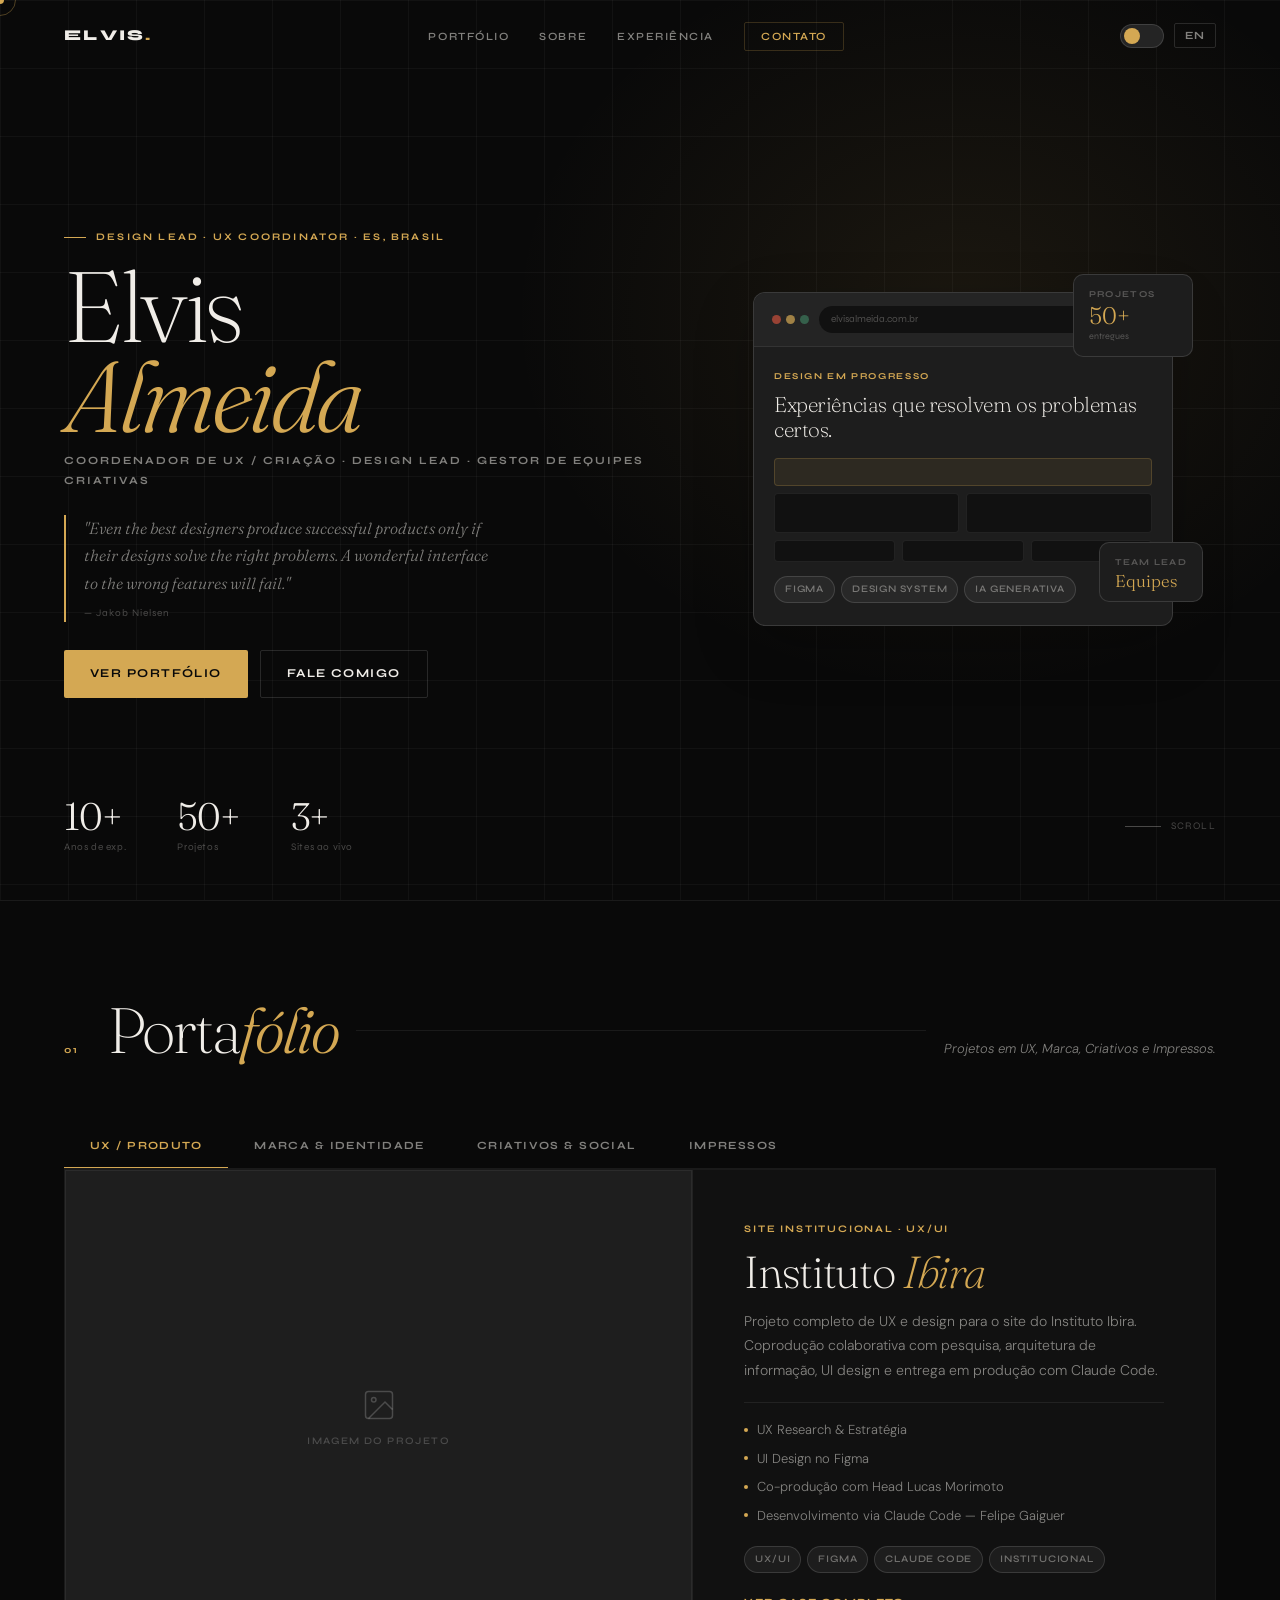
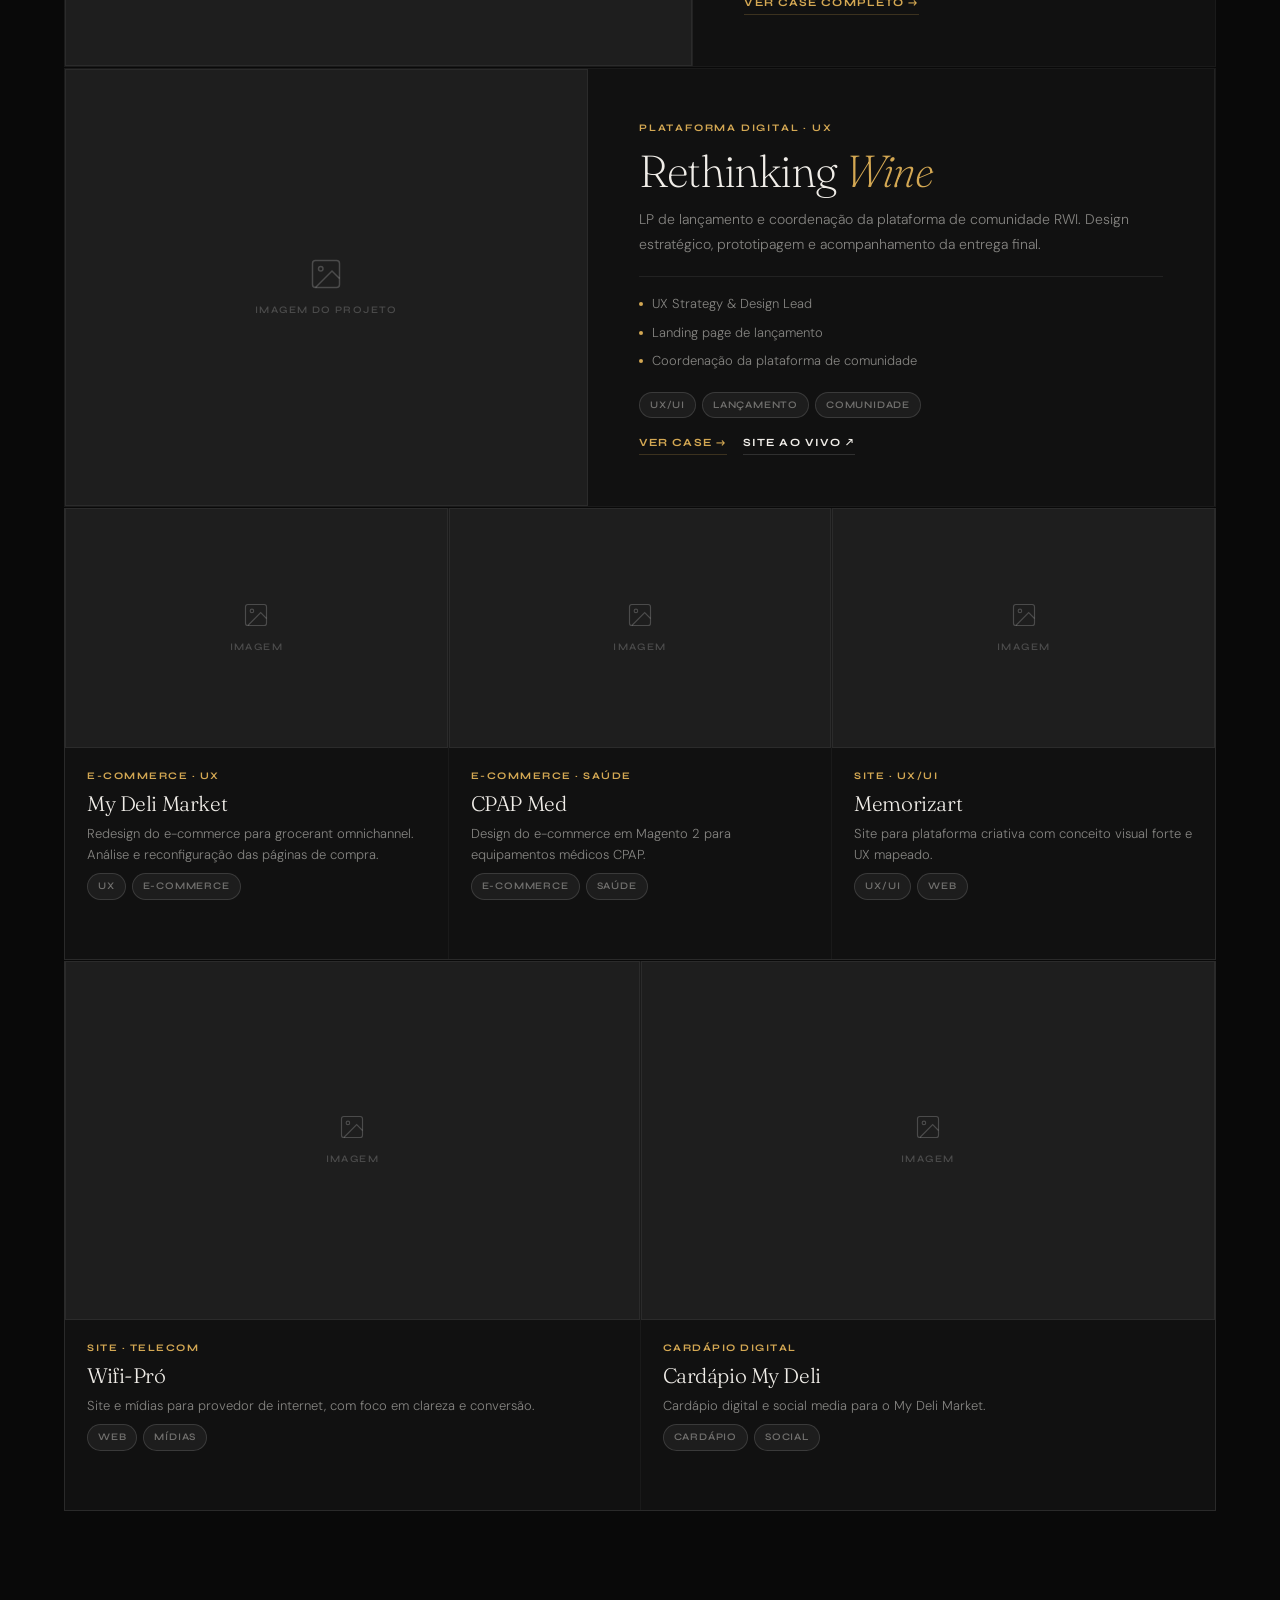
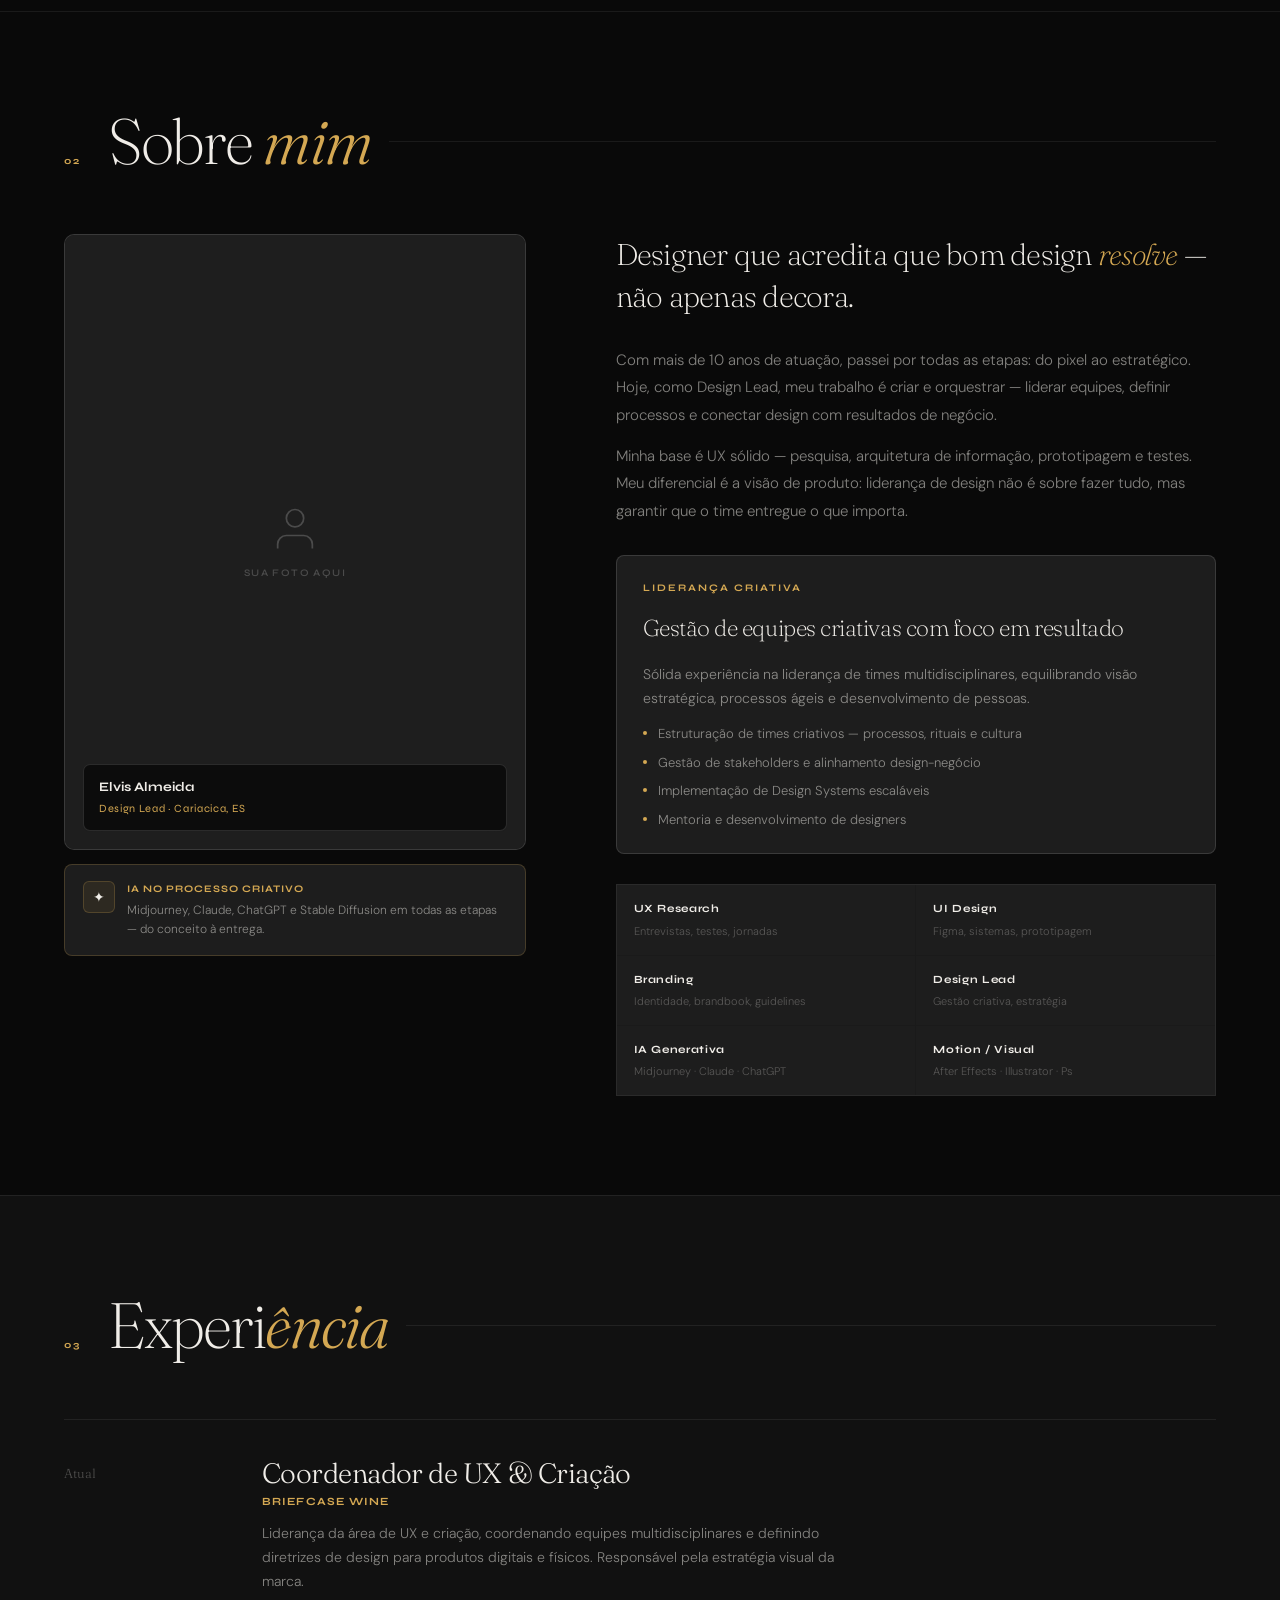
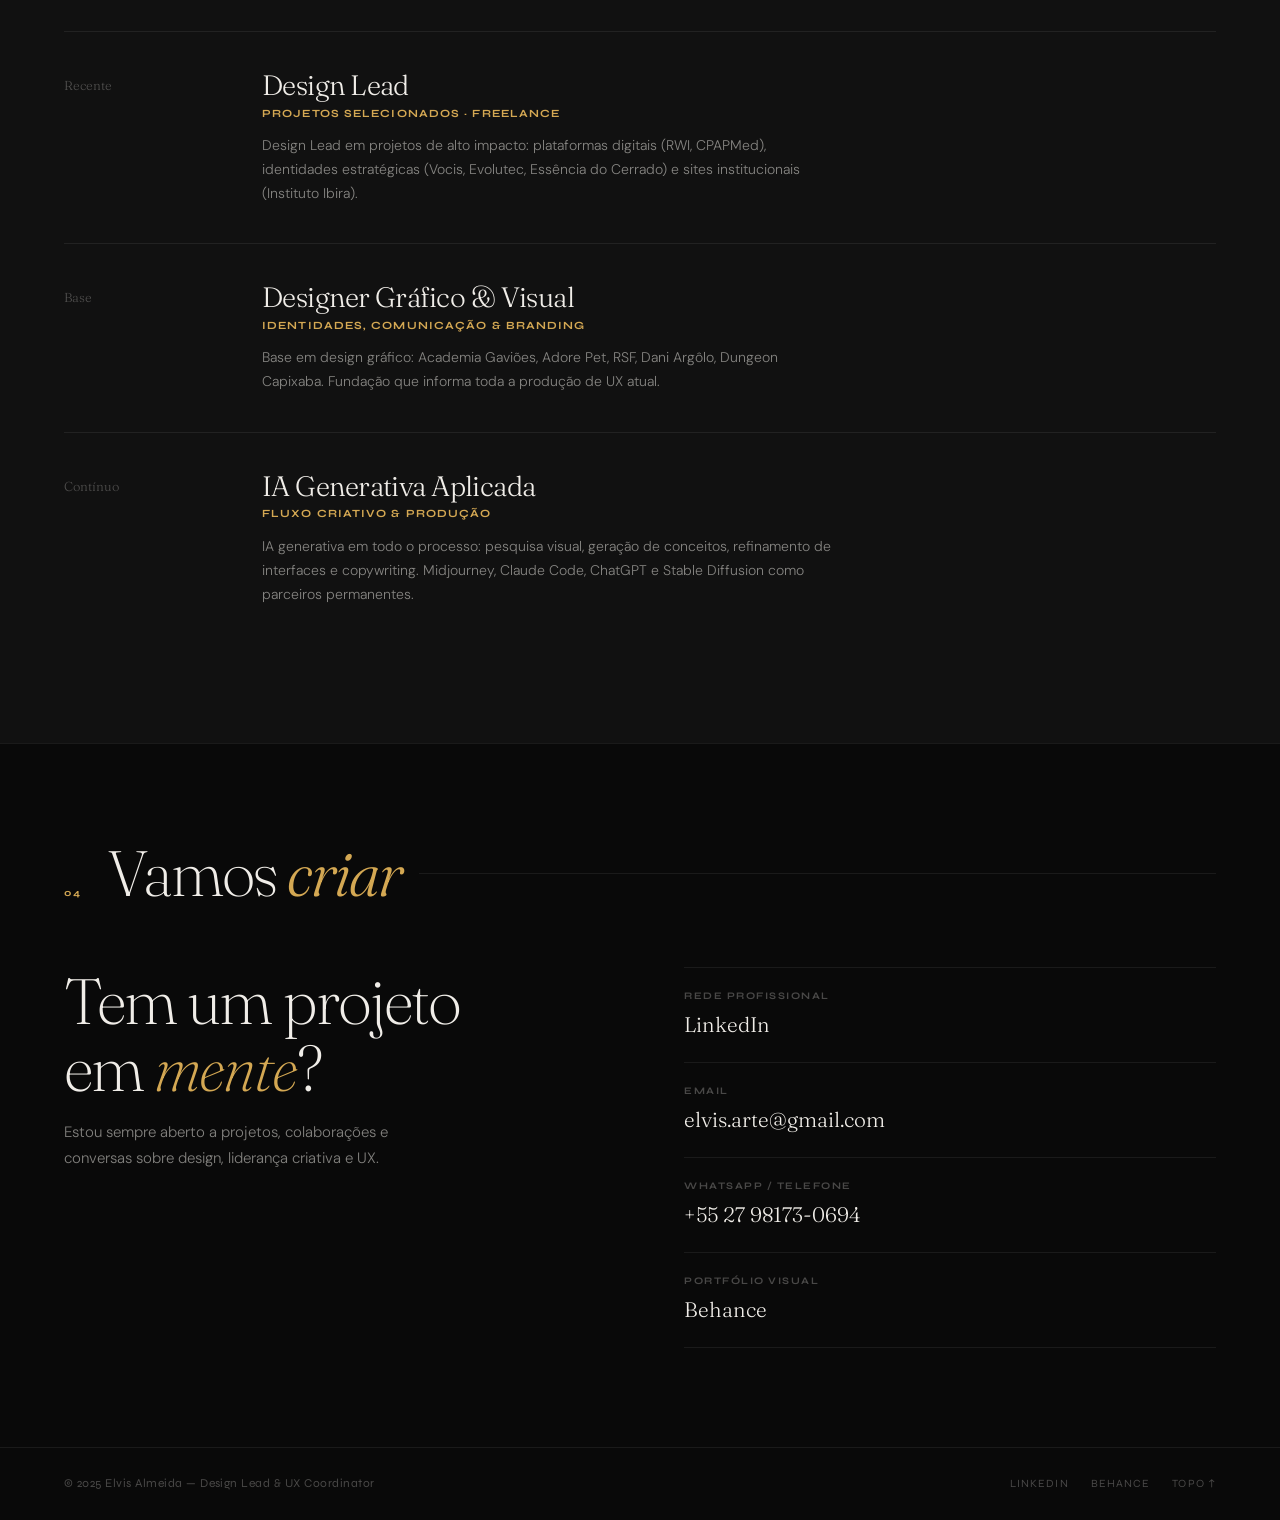
<file: index.html>
<!DOCTYPE html>
<html lang="pt-BR" data-theme="dark">
<head>
<meta charset="UTF-8"/>
<meta name="viewport" content="width=device-width,initial-scale=1.0"/>
<title>Elvis Almeida — Design Lead & UX Coordinator</title>
<meta name="description" content="Elvis Almeida — Design Lead, Coordenador de UX/Criação e Gestor de Equipes Criativas com mais de 10 anos de experiência."/>
<link rel="preconnect" href="https://fonts.googleapis.com"/>
<link rel="preconnect" href="https://fonts.gstatic.com" crossorigin/>
<link href="https://fonts.googleapis.com/css2?family=Fraunces:ital,opsz,wght@0,9..144,200..800;1,9..144,200..800&family=Syne:wght@400;500;600;700;800&family=DM+Sans:ital,opsz,wght@0,9..40,300..500;1,9..40,300..500&display=swap" rel="stylesheet"/>
<link rel="stylesheet" href="main.css"/>
</head>
<body>
<div id="cursor"></div>
<div id="cursor-ring"></div>

<nav id="nav">
  <a href="index.html" class="nav-logo">Elvis<span>.</span></a>
  <ul class="nav-links">
    <li><a href="#portfolio" data-pt="Portfólio" data-en="Portfolio">Portfólio</a></li>
    <li><a href="#about" data-pt="Sobre" data-en="About">Sobre</a></li>
    <li><a href="#experience" data-pt="Experiência" data-en="Experience">Experiência</a></li>
    <li><a href="#contact" class="nav-cta" data-pt="Contato" data-en="Contact">Contato</a></li>
  </ul>
  <div class="nav-controls">
    <button class="toggle-theme" id="btnTheme" aria-label="Alternar tema"></button>
    <button class="toggle-lang" id="btnLang" aria-label="Trocar idioma">EN</button>
    <button class="nav-ham" id="btnHam" aria-label="Menu"><span></span><span></span><span></span></button>
  </div>
</nav>

<div id="mob-menu">
  <a href="#portfolio" onclick="closeMob()" data-pt="Portfólio" data-en="Portfolio">Portfólio</a>
  <a href="#about" onclick="closeMob()" data-pt="Sobre" data-en="About">Sobre</a>
  <a href="#experience" onclick="closeMob()" data-pt="Experiência" data-en="Experience">Experiência</a>
  <a href="#contact" onclick="closeMob()" data-pt="Contato" data-en="Contact">Contato</a>
  <div class="mob-controls">
    <button class="toggle-theme" data-toggle-theme></button>
    <button class="toggle-lang" data-toggle-lang>EN</button>
  </div>
</div>

<!-- HERO -->
<section id="hero">
  <div class="hero-grid"></div>
  <div class="hero-glow"></div>
  <div class="hero-body">
    <div>
      <p class="hero-kicker rv" data-pt="Design Lead · UX Coordinator · ES, Brasil" data-en="Design Lead · UX Coordinator · ES, Brazil">Design Lead · UX Coordinator · ES, Brasil</p>
      <h1 class="hero-name rv">Elvis<br><em>Almeida</em></h1>
      <p class="hero-role rv" data-pt="Coordenador de UX / Criação · Design Lead · Gestor de Equipes Criativas" data-en="UX / Creative Coordinator · Design Lead · Creative Teams Manager">Coordenador de UX / Criação · Design Lead · Gestor de Equipes Criativas</p>
      <div class="hero-quote rv">
        <p>"Even the best designers produce successful products only if their designs solve the right problems. A wonderful interface to the wrong features will fail."</p>
        <cite>— Jakob Nielsen</cite>
      </div>
      <div class="hero-btns rv">
        <a href="#portfolio" class="btn-fill" data-pt="Ver portfólio" data-en="View portfolio">Ver portfólio</a>
        <a href="#contact" class="btn-ghost" data-pt="Fale comigo" data-en="Get in touch">Fale comigo</a>
      </div>
    </div>
    <div class="hero-card-wrap rv">
      <div class="hero-card">
        <div class="hcard-bar">
          <div class="hcard-dots">
            <div class="hcard-dot" style="background:#c94f3b"></div>
            <div class="hcard-dot" style="background:#d4a853"></div>
            <div class="hcard-dot" style="background:#3d7a5c"></div>
          </div>
          <div class="hcard-url">elvisalmeida.com.br</div>
        </div>
        <div class="hcard-body">
          <p class="hcard-label" data-pt="Design em progresso" data-en="Design in progress">Design em progresso</p>
          <p class="hcard-title" data-pt="Experiências que resolvem os problemas certos." data-en="Experiences that solve the right problems.">Experiências que resolvem os problemas certos.</p>
          <div class="hcard-wire">
            <div class="hw-row"><div class="hw-block accent"></div></div>
            <div class="hw-row two"><div class="hw-block"></div><div class="hw-block"></div></div>
            <div class="hw-row three"><div class="hw-block short"></div><div class="hw-block short"></div><div class="hw-block short"></div></div>
          </div>
          <div class="tags"><span class="tag">Figma</span><span class="tag">Design System</span><span class="tag">IA Generativa</span></div>
        </div>
      </div>
      <div class="hero-badge hb-a">
        <p class="hb-label" data-pt="Projetos" data-en="Projects">Projetos</p>
        <p class="hb-val">50+</p>
        <p class="hb-sub" data-pt="entregues" data-en="delivered">entregues</p>
      </div>
      <div class="hero-badge hb-b">
        <p class="hb-label">Team Lead</p>
        <p class="hb-val" style="font-size:17px" data-pt="Equipes" data-en="Teams">Equipes</p>
      </div>
    </div>
  </div>
  <div class="hero-foot">
    <div class="hero-stats">
      <div><span class="hs-n">10+</span><span class="hs-l" data-pt="Anos de exp." data-en="Years exp.">Anos de exp.</span></div>
      <div><span class="hs-n">50+</span><span class="hs-l" data-pt="Projetos" data-en="Projects">Projetos</span></div>
      <div><span class="hs-n">3+</span><span class="hs-l" data-pt="Sites ao vivo" data-en="Live sites">Sites ao vivo</span></div>
    </div>
    <div class="scroll-hint"><div class="scroll-line"></div><span data-pt="Scroll" data-en="Scroll">Scroll</span></div>
  </div>
</section>

<!-- PORTFOLIO -->
<section id="portfolio" class="sec-pad">
  <div class="sec-header rv">
    <span class="sec-num">01</span>
    <h2 class="sec-title" data-pt-html="Porta<em>fólio</em>" data-en-html="Port<em>folio</em>">Porta<em>fólio</em></h2>
    <div class="sec-hr"></div>
    <p class="sec-sub" data-pt="Projetos em UX, Marca, Criativos e Impressos." data-en="Projects in UX, Brand, Creatives and Print.">Projetos em UX, Marca, Criativos e Impressos.</p>
  </div>

  <div class="ptabs">
    <button class="ptab active" data-tab="ux" data-pt="UX / Produto" data-en="UX / Product">UX / Produto</button>
    <button class="ptab" data-tab="marca" data-pt="Marca & Identidade" data-en="Brand & Identity">Marca & Identidade</button>
    <button class="ptab" data-tab="criativos" data-pt="Criativos & Social" data-en="Creatives & Social">Criativos & Social</button>
    <button class="ptab" data-tab="impressos" data-pt="Impressos" data-en="Print">Impressos</button>
  </div>

  <!-- UX -->
  <div class="ppanel active" id="panel-ux">
    <div class="feat rv">
      <a class="feat-img" href="projects/ibira.html">
        <div class="img-ph"><svg width="36" height="36" viewBox="0 0 24 24" fill="none" stroke="currentColor" stroke-width="1"><rect x="3" y="3" width="18" height="18" rx="2"/><circle cx="8.5" cy="8.5" r="1.5"/><polyline points="21 15 16 10 5 21"/></svg><span data-pt="Imagem do projeto" data-en="Project image">Imagem do projeto</span></div>
      </a>
      <div class="feat-info">
        <div>
          <p class="feat-cat" data-pt="Site Institucional · UX/UI" data-en="Institutional Website · UX/UI">Site Institucional · UX/UI</p>
          <h3 class="feat-title">Instituto <em>Ibira</em></h3>
          <p class="feat-desc" data-pt="Projeto completo de UX e design para o site do Instituto Ibira. Coprodução colaborativa com pesquisa, arquitetura de informação, UI design e entrega em produção com Claude Code." data-en="Complete UX and design for Instituto Ibira's website. Collaborative co-production with research, IA, UI design and production delivery via Claude Code.">Projeto completo de UX e design para o site do Instituto Ibira. Coprodução colaborativa com pesquisa, arquitetura de informação, UI design e entrega em produção com Claude Code.</p>
          <ul class="feat-delivs">
            <li data-pt="UX Research & Estratégia" data-en="UX Research & Strategy">UX Research & Estratégia</li>
            <li data-pt="UI Design no Figma" data-en="UI Design in Figma">UI Design no Figma</li>
            <li data-pt="Co-produção com Head Lucas Morimoto" data-en="Co-production with Lucas Morimoto">Co-produção com Head Lucas Morimoto</li>
            <li data-pt="Desenvolvimento via Claude Code — Felipe Gaiguer" data-en="Development via Claude Code — Felipe Gaiguer">Desenvolvimento via Claude Code — Felipe Gaiguer</li>
          </ul>
        </div>
        <div>
          <div class="tags" style="margin-bottom:16px"><span class="tag">UX/UI</span><span class="tag">Figma</span><span class="tag">Claude Code</span><span class="tag">Institucional</span></div>
          <a href="projects/ibira.html" class="text-link" data-pt="Ver case completo →" data-en="View full case →">Ver case completo →</a>
        </div>
      </div>
    </div>

    <div class="feat feat-rev rv">
      <a class="feat-img" href="projects/rwi.html">
        <div class="img-ph"><svg width="36" height="36" viewBox="0 0 24 24" fill="none" stroke="currentColor" stroke-width="1"><rect x="3" y="3" width="18" height="18" rx="2"/><circle cx="8.5" cy="8.5" r="1.5"/><polyline points="21 15 16 10 5 21"/></svg><span data-pt="Imagem do projeto" data-en="Project image">Imagem do projeto</span></div>
      </a>
      <div class="feat-info feat-info-rev">
        <div>
          <p class="feat-cat" data-pt="Plataforma Digital · UX" data-en="Digital Platform · UX">Plataforma Digital · UX</p>
          <h3 class="feat-title">Rethinking <em>Wine</em></h3>
          <p class="feat-desc" data-pt="LP de lançamento e coordenação da plataforma de comunidade RWI. Design estratégico, prototipagem e acompanhamento da entrega final." data-en="RWI launch LP and community platform coordination. Strategic design, prototyping and delivery follow-through.">LP de lançamento e coordenação da plataforma de comunidade RWI. Design estratégico, prototipagem e acompanhamento da entrega final.</p>
          <ul class="feat-delivs">
            <li data-pt="UX Strategy & Design Lead" data-en="UX Strategy & Design Lead">UX Strategy & Design Lead</li>
            <li data-pt="Landing page de lançamento" data-en="Launch landing page">Landing page de lançamento</li>
            <li data-pt="Coordenação da plataforma de comunidade" data-en="Community platform coordination">Coordenação da plataforma de comunidade</li>
          </ul>
        </div>
        <div>
          <div class="tags" style="margin-bottom:16px"><span class="tag">UX/UI</span><span class="tag">Lançamento</span><span class="tag">Comunidade</span></div>
          <div style="display:flex;gap:16px;flex-wrap:wrap">
            <a href="projects/rwi.html" class="text-link" data-pt="Ver case →" data-en="View case →">Ver case →</a>
            <a href="https://launch.rethinkingwine.app/" target="_blank" class="text-link" style="color:var(--text2);border-color:var(--line2)" data-pt="Site ao vivo ↗" data-en="Live site ↗">Site ao vivo ↗</a>
          </div>
        </div>
      </div>
    </div>

    <div class="pgrid pgrid-3 rv">
      <a class="pcard" href="projects/mydeli.html"><div class="pcard-thumb"><div class="img-ph"><svg width="28" height="28" viewBox="0 0 24 24" fill="none" stroke="currentColor" stroke-width="1"><rect x="3" y="3" width="18" height="18" rx="2"/><circle cx="8.5" cy="8.5" r="1.5"/><polyline points="21 15 16 10 5 21"/></svg><span data-pt="Imagem" data-en="Image">Imagem</span></div></div><div class="pcard-body"><span class="pcard-cat" data-pt="E-commerce · UX" data-en="E-commerce · UX">E-commerce · UX</span><h3 class="pcard-title">My Deli Market</h3><p class="pcard-desc" data-pt="Redesign do e-commerce para grocerant omnichannel. Análise e reconfiguração das páginas de compra." data-en="E-commerce redesign for omnichannel grocerant.">Redesign do e-commerce para grocerant omnichannel.</p><div class="tags"><span class="tag">UX</span><span class="tag">E-commerce</span></div><span class="pcard-arrow">→</span></div></a>
      <a class="pcard" href="projects/cpapmed.html"><div class="pcard-thumb"><div class="img-ph"><svg width="28" height="28" viewBox="0 0 24 24" fill="none" stroke="currentColor" stroke-width="1"><rect x="3" y="3" width="18" height="18" rx="2"/><circle cx="8.5" cy="8.5" r="1.5"/><polyline points="21 15 16 10 5 21"/></svg><span data-pt="Imagem" data-en="Image">Imagem</span></div></div><div class="pcard-body"><span class="pcard-cat" data-pt="E-commerce · Saúde" data-en="E-commerce · Health">E-commerce · Saúde</span><h3 class="pcard-title">CPAP Med</h3><p class="pcard-desc" data-pt="Design do e-commerce em Magento 2 para equipamentos médicos CPAP." data-en="Magento 2 e-commerce design for CPAP medical equipment.">Design do e-commerce Magento 2 para equipamentos CPAP.</p><div class="tags"><span class="tag">E-commerce</span><span class="tag">Saúde</span></div><span class="pcard-arrow">→</span></div></a>
      <a class="pcard" href="projects/memorizart.html"><div class="pcard-thumb"><div class="img-ph"><svg width="28" height="28" viewBox="0 0 24 24" fill="none" stroke="currentColor" stroke-width="1"><rect x="3" y="3" width="18" height="18" rx="2"/><circle cx="8.5" cy="8.5" r="1.5"/><polyline points="21 15 16 10 5 21"/></svg><span data-pt="Imagem" data-en="Image">Imagem</span></div></div><div class="pcard-body"><span class="pcard-cat" data-pt="Site · UX/UI" data-en="Website · UX/UI">Site · UX/UI</span><h3 class="pcard-title">Memorizart</h3><p class="pcard-desc" data-pt="Site para plataforma criativa com conceito visual forte e UX mapeado." data-en="Website for creative platform with strong visual concept.">Site para plataforma criativa com conceito visual forte.</p><div class="tags"><span class="tag">UX/UI</span><span class="tag">Web</span></div><span class="pcard-arrow">→</span></div></a>
    </div>
    <div class="pgrid pgrid-2 rv">
      <a class="pcard" href="projects/wifipro.html"><div class="pcard-thumb"><div class="img-ph"><svg width="28" height="28" viewBox="0 0 24 24" fill="none" stroke="currentColor" stroke-width="1"><rect x="3" y="3" width="18" height="18" rx="2"/><circle cx="8.5" cy="8.5" r="1.5"/><polyline points="21 15 16 10 5 21"/></svg><span data-pt="Imagem" data-en="Image">Imagem</span></div></div><div class="pcard-body"><span class="pcard-cat" data-pt="Site · Telecom" data-en="Website · Telecom">Site · Telecom</span><h3 class="pcard-title">Wifi-Pró</h3><p class="pcard-desc" data-pt="Site e mídias para provedor de internet, com foco em clareza e conversão." data-en="Website and media for ISP, focused on clarity and conversion.">Site e mídias para provedor de internet.</p><div class="tags"><span class="tag">Web</span><span class="tag">Mídias</span></div><span class="pcard-arrow">→</span></div></a>
      <a class="pcard" href="projects/cardapio.html"><div class="pcard-thumb"><div class="img-ph"><svg width="28" height="28" viewBox="0 0 24 24" fill="none" stroke="currentColor" stroke-width="1"><rect x="3" y="3" width="18" height="18" rx="2"/><circle cx="8.5" cy="8.5" r="1.5"/><polyline points="21 15 16 10 5 21"/></svg><span data-pt="Imagem" data-en="Image">Imagem</span></div></div><div class="pcard-body"><span class="pcard-cat" data-pt="Cardápio Digital" data-en="Digital Menu">Cardápio Digital</span><h3 class="pcard-title" data-pt="Cardápio My Deli" data-en="My Deli Menu">Cardápio My Deli</h3><p class="pcard-desc" data-pt="Cardápio digital e social media para o My Deli Market." data-en="Digital menu and social media for My Deli Market.">Cardápio digital e peças de social para o My Deli Market.</p><div class="tags"><span class="tag">Cardápio</span><span class="tag">Social</span></div><span class="pcard-arrow">→</span></div></a>
    </div>
  </div>

  <!-- MARCA -->
  <div class="ppanel" id="panel-marca">
    <div class="pgrid pgrid-3 rv" style="border-top:0.5px solid var(--line)">
      <a class="pcard" href="projects/vocis.html"><div class="pcard-thumb"><div class="img-ph"><svg width="28" height="28" viewBox="0 0 24 24" fill="none" stroke="currentColor" stroke-width="1"><rect x="3" y="3" width="18" height="18" rx="2"/><circle cx="8.5" cy="8.5" r="1.5"/><polyline points="21 15 16 10 5 21"/></svg><span data-pt="Imagem" data-en="Image">Imagem</span></div></div><div class="pcard-body"><span class="pcard-cat">Branding</span><h3 class="pcard-title">Vocis Brandbook</h3><p class="pcard-desc" data-pt="Identidade visual completa com brandbook, sistema visual e guidelines." data-en="Complete visual identity with brandbook and guidelines.">Identidade visual completa com brandbook e guidelines.</p><div class="tags"><span class="tag">Identidade</span><span class="tag">Brandbook</span></div><span class="pcard-arrow">→</span></div></a>
      <a class="pcard" href="projects/evolutec.html"><div class="pcard-thumb"><div class="img-ph"><svg width="28" height="28" viewBox="0 0 24 24" fill="none" stroke="currentColor" stroke-width="1"><rect x="3" y="3" width="18" height="18" rx="2"/><circle cx="8.5" cy="8.5" r="1.5"/><polyline points="21 15 16 10 5 21"/></svg><span data-pt="Imagem" data-en="Image">Imagem</span></div></div><div class="pcard-body"><span class="pcard-cat">Branding · Tech</span><h3 class="pcard-title">Evolutec Brandbook</h3><p class="pcard-desc" data-pt="Identidade e brandbook para empresa de tecnologia com sistema escalável." data-en="Identity and brandbook for tech company with scalable system.">Identidade e brandbook para empresa de tecnologia.</p><div class="tags"><span class="tag">Tech</span><span class="tag">System</span></div><span class="pcard-arrow">→</span></div></a>
      <a class="pcard" href="projects/cerrado.html"><div class="pcard-thumb"><div class="img-ph"><svg width="28" height="28" viewBox="0 0 24 24" fill="none" stroke="currentColor" stroke-width="1"><rect x="3" y="3" width="18" height="18" rx="2"/><circle cx="8.5" cy="8.5" r="1.5"/><polyline points="21 15 16 10 5 21"/></svg><span data-pt="Imagem" data-en="Image">Imagem</span></div></div><div class="pcard-body"><span class="pcard-cat" data-pt="Branding · Conceito" data-en="Branding · Concept">Branding · Conceito</span><h3 class="pcard-title">Essência do Cerrado</h3><p class="pcard-desc" data-pt="Conceito de marca e pitch para construtora Tenda." data-en="Brand concept and pitch for Construtora Tenda.">Conceito de marca e pitch para a Construtora Tenda.</p><div class="tags"><span class="tag">Conceito</span><span class="tag">Pitch</span></div><span class="pcard-arrow">→</span></div></a>
    </div>
    <div class="pgrid pgrid-2 rv">
      <a class="pcard" href="https://www.behance.net/gallery/48863623/Identidade-Visual-Reformar" target="_blank"><div class="pcard-thumb"><div class="img-ph"><svg width="28" height="28" viewBox="0 0 24 24" fill="none" stroke="currentColor" stroke-width="1"><rect x="3" y="3" width="18" height="18" rx="2"/><circle cx="8.5" cy="8.5" r="1.5"/><polyline points="21 15 16 10 5 21"/></svg><span data-pt="Imagem" data-en="Image">Imagem</span></div></div><div class="pcard-body"><span class="pcard-cat">Identidade Visual</span><h3 class="pcard-title">Reformar</h3><p class="pcard-desc" data-pt="Identidade completa para empresa de reformas." data-en="Complete identity for a renovation company.">Identidade completa para empresa de reformas.</p><div class="tags"><span class="tag">Behance</span><span class="tag">Branding</span></div><span class="pcard-arrow">↗</span></div></a>
      <a class="pcard" href="https://www.behance.net/gallery/48826839/Identidade-visual-Dani-Argolo" target="_blank"><div class="pcard-thumb"><div class="img-ph"><svg width="28" height="28" viewBox="0 0 24 24" fill="none" stroke="currentColor" stroke-width="1"><rect x="3" y="3" width="18" height="18" rx="2"/><circle cx="8.5" cy="8.5" r="1.5"/><polyline points="21 15 16 10 5 21"/></svg><span data-pt="Imagem" data-en="Image">Imagem</span></div></div><div class="pcard-body"><span class="pcard-cat">Marca Pessoal</span><h3 class="pcard-title">Dani Argôlo</h3><p class="pcard-desc" data-pt="Marca pessoal para profissional criativa." data-en="Personal brand for a creative professional.">Marca pessoal para profissional criativa.</p><div class="tags"><span class="tag">Behance</span><span class="tag">Marca Pessoal</span></div><span class="pcard-arrow">↗</span></div></a>
    </div>
    <div class="pgrid pgrid-2 rv">
      <a class="pcard" href="https://www.behance.net/gallery/48837005/Identidade-Visual-RSF" target="_blank"><div class="pcard-thumb"><div class="img-ph"><svg width="28" height="28" viewBox="0 0 24 24" fill="none" stroke="currentColor" stroke-width="1"><rect x="3" y="3" width="18" height="18" rx="2"/><circle cx="8.5" cy="8.5" r="1.5"/><polyline points="21 15 16 10 5 21"/></svg><span data-pt="Imagem" data-en="Image">Imagem</span></div></div><div class="pcard-body"><span class="pcard-cat">Identidade Visual</span><h3 class="pcard-title">RSF</h3><p class="pcard-desc" data-pt="Marca e sistema visual para RSF." data-en="Brand and visual system for RSF.">Marca e sistema visual para RSF.</p><div class="tags"><span class="tag">Behance</span><span class="tag">Identidade</span></div><span class="pcard-arrow">↗</span></div></a>
      <a class="pcard" href="https://www.behance.net/gallery/48833097/Identidade-Visual-Dungeon-Capixaba" target="_blank"><div class="pcard-thumb"><div class="img-ph"><svg width="28" height="28" viewBox="0 0 24 24" fill="none" stroke="currentColor" stroke-width="1"><rect x="3" y="3" width="18" height="18" rx="2"/><circle cx="8.5" cy="8.5" r="1.5"/><polyline points="21 15 16 10 5 21"/></svg><span data-pt="Imagem" data-en="Image">Imagem</span></div></div><div class="pcard-body"><span class="pcard-cat">Identidade Visual</span><h3 class="pcard-title">Dungeon Capixaba</h3><p class="pcard-desc" data-pt="Identidade para evento de cultura geek/RPG." data-en="Identity for a geek/RPG culture event.">Identidade para evento de cultura geek/RPG.</p><div class="tags"><span class="tag">Behance</span><span class="tag">Eventos</span></div><span class="pcard-arrow">↗</span></div></a>
    </div>
  </div>

  <!-- CRIATIVOS -->
  <div class="ppanel" id="panel-criativos">
    <div class="pgrid pgrid-3 rv" style="border-top:0.5px solid var(--line)">
      <a class="pcard" href="projects/foozi.html"><div class="pcard-thumb"><div class="img-ph"><svg width="28" height="28" viewBox="0 0 24 24" fill="none" stroke="currentColor" stroke-width="1"><rect x="3" y="3" width="18" height="18" rx="2"/><circle cx="8.5" cy="8.5" r="1.5"/><polyline points="21 15 16 10 5 21"/></svg><span data-pt="Imagem" data-en="Image">Imagem</span></div></div><div class="pcard-body"><span class="pcard-cat">Social Media</span><h3 class="pcard-title">Foozi Social</h3><p class="pcard-desc" data-pt="Peças para redes sociais com linguagem visual coesa." data-en="Social media pieces with cohesive visual language.">Sistema de peças para redes sociais da Foozi.</p><div class="tags"><span class="tag">Social</span><span class="tag">Feed</span></div><span class="pcard-arrow">→</span></div></a>
      <a class="pcard" href="https://www.behance.net/gallery/48827111/Comunicacao-Visual-Adore-Pet" target="_blank"><div class="pcard-thumb"><div class="img-ph"><svg width="28" height="28" viewBox="0 0 24 24" fill="none" stroke="currentColor" stroke-width="1"><rect x="3" y="3" width="18" height="18" rx="2"/><circle cx="8.5" cy="8.5" r="1.5"/><polyline points="21 15 16 10 5 21"/></svg><span data-pt="Imagem" data-en="Image">Imagem</span></div></div><div class="pcard-body"><span class="pcard-cat" data-pt="Comunicação Visual" data-en="Visual Communication">Comunicação Visual</span><h3 class="pcard-title">Adore Pet</h3><p class="pcard-desc" data-pt="Comunicação visual para Adore Pet." data-en="Visual communication for Adore Pet.">Comunicação visual para Adore Pet.</p><div class="tags"><span class="tag">Behance</span><span class="tag">Comunicação</span></div><span class="pcard-arrow">↗</span></div></a>
      <a class="pcard" href="https://www.behance.net/gallery/48834357/Comunicacao-Institucional-Academia-Gavioes" target="_blank"><div class="pcard-thumb"><div class="img-ph"><svg width="28" height="28" viewBox="0 0 24 24" fill="none" stroke="currentColor" stroke-width="1"><rect x="3" y="3" width="18" height="18" rx="2"/><circle cx="8.5" cy="8.5" r="1.5"/><polyline points="21 15 16 10 5 21"/></svg><span data-pt="Imagem" data-en="Image">Imagem</span></div></div><div class="pcard-body"><span class="pcard-cat" data-pt="Comunicação Institucional" data-en="Institutional Communication">Comunicação Institucional</span><h3 class="pcard-title">Academia Gaviões</h3><p class="pcard-desc" data-pt="Comunicação institucional para academia." data-en="Institutional communication for a gym.">Comunicação institucional para academia.</p><div class="tags"><span class="tag">Behance</span><span class="tag">Institucional</span></div><span class="pcard-arrow">↗</span></div></a>
    </div>
  </div>

  <!-- IMPRESSOS -->
  <div class="ppanel" id="panel-impressos">
    <div class="pgrid pgrid-3 rv" style="border-top:0.5px solid var(--line)">
      <a class="pcard" href="projects/foozi.html"><div class="pcard-thumb"><div class="img-ph"><svg width="28" height="28" viewBox="0 0 24 24" fill="none" stroke="currentColor" stroke-width="1"><rect x="3" y="3" width="18" height="18" rx="2"/><circle cx="8.5" cy="8.5" r="1.5"/><polyline points="21 15 16 10 5 21"/></svg><span data-pt="Imagem" data-en="Image">Imagem</span></div></div><div class="pcard-body"><span class="pcard-cat" data-pt="Impressos · Foozi" data-en="Print · Foozi">Impressos · Foozi</span><h3 class="pcard-title" data-pt="Materiais Foozi" data-en="Foozi Print">Materiais Foozi</h3><p class="pcard-desc" data-pt="Folders, flyers e PDV para Foozi." data-en="Folders, flyers and POS for Foozi.">Folders, flyers e PDV para Foozi.</p><div class="tags"><span class="tag">Folder</span><span class="tag">PDV</span></div><span class="pcard-arrow">→</span></div></a>
      <a class="pcard" href="projects/cardapio.html"><div class="pcard-thumb"><div class="img-ph"><svg width="28" height="28" viewBox="0 0 24 24" fill="none" stroke="currentColor" stroke-width="1"><rect x="3" y="3" width="18" height="18" rx="2"/><circle cx="8.5" cy="8.5" r="1.5"/><polyline points="21 15 16 10 5 21"/></svg><span data-pt="Imagem" data-en="Image">Imagem</span></div></div><div class="pcard-body"><span class="pcard-cat" data-pt="Cardápio Impresso" data-en="Printed Menu">Cardápio Impresso</span><h3 class="pcard-title" data-pt="Cardápio My Deli" data-en="My Deli Menu">Cardápio My Deli</h3><p class="pcard-desc" data-pt="Cardápio impresso com curadoria visual." data-en="Printed menu with visual curation.">Cardápio impresso com curadoria visual.</p><div class="tags"><span class="tag">Cardápio</span><span class="tag">Editorial</span></div><span class="pcard-arrow">→</span></div></a>
      <a class="pcard" href="https://www.behance.net/gallery/48837005/Identidade-Visual-RSF" target="_blank"><div class="pcard-thumb"><div class="img-ph"><svg width="28" height="28" viewBox="0 0 24 24" fill="none" stroke="currentColor" stroke-width="1"><rect x="3" y="3" width="18" height="18" rx="2"/><circle cx="8.5" cy="8.5" r="1.5"/><polyline points="21 15 16 10 5 21"/></svg><span data-pt="Imagem" data-en="Image">Imagem</span></div></div><div class="pcard-body"><span class="pcard-cat" data-pt="Identidade · Impressos" data-en="Identity · Print">Identidade · Impressos</span><h3 class="pcard-title">RSF</h3><p class="pcard-desc" data-pt="Identidade e aplicações em impressos para RSF." data-en="Identity and print applications for RSF.">Identidade e aplicações em impressos para RSF.</p><div class="tags"><span class="tag">Behance</span><span class="tag">Impressos</span></div><span class="pcard-arrow">↗</span></div></a>
    </div>
  </div>
</section>

<!-- ABOUT -->
<section id="about" class="sec-pad">
  <div class="sec-header rv">
    <span class="sec-num">02</span>
    <h2 class="sec-title" data-pt-html="Sobre <em>mim</em>" data-en-html="About <em>me</em>">Sobre <em>mim</em></h2>
    <div class="sec-hr"></div>
  </div>
  <div class="about-grid">
    <div class="about-sticky rv2">
      <div class="portrait">
        <div class="portrait-ph">
          <svg width="52" height="52" viewBox="0 0 24 24" fill="none" stroke="currentColor" stroke-width=".8"><path d="M20 21v-2a4 4 0 0 0-4-4H8a4 4 0 0 0-4 4v2"/><circle cx="12" cy="7" r="4"/></svg>
          <span data-pt="Sua foto aqui" data-en="Your photo here">Sua foto aqui</span>
        </div>
        <div class="portrait-badge">
          <p class="pb-name">Elvis Almeida</p>
          <p class="pb-role" data-pt="Design Lead · Cariacica, ES" data-en="Design Lead · Cariacica, ES">Design Lead · Cariacica, ES</p>
        </div>
      </div>
      <div class="ai-card">
        <div class="ai-icon">✦</div>
        <div>
          <p class="ai-title" data-pt="IA no processo criativo" data-en="AI in the creative process">IA no processo criativo</p>
          <p class="ai-text" data-pt="Midjourney, Claude, ChatGPT e Stable Diffusion em todas as etapas — do conceito à entrega." data-en="Midjourney, Claude, ChatGPT and Stable Diffusion at every stage — from concept to delivery.">Midjourney, Claude, ChatGPT e Stable Diffusion em todas as etapas — do conceito à entrega.</p>
        </div>
      </div>
    </div>
    <div class="about-content rv">
      <p class="about-intro" data-pt-html='Designer que acredita que bom design <em>resolve</em> — não apenas decora.' data-en-html='Designer who believes good design <em>solves</em> — it does not merely decorate.'>Designer que acredita que bom design <em>resolve</em> — não apenas decora.</p>
      <div class="about-body">
        <p data-pt="Com mais de 10 anos de atuação, passei por todas as etapas: do pixel ao estratégico. Hoje, como Design Lead, meu trabalho é criar e orquestrar — liderar equipes, definir processos e conectar design com resultados de negócio." data-en="With over 10 years in the field, I've worked at every level: from pixel to strategy. As Design Lead, my work is about creating and orchestrating — leading teams, defining processes and connecting design to business outcomes.">Com mais de 10 anos de atuação, passei por todas as etapas: do pixel ao estratégico. Hoje, como Design Lead, meu trabalho é criar e orquestrar — liderar equipes, definir processos e conectar design com resultados de negócio.</p>
        <p data-pt="Minha base é UX sólido — pesquisa, arquitetura de informação, prototipagem e testes. Meu diferencial é a visão de produto: liderança de design não é sobre fazer tudo, mas garantir que o time entregue o que importa." data-en="My foundation is solid UX — research, information architecture, prototyping and testing. My differentiator is product vision: design leadership isn't about doing everything, but ensuring the team delivers what matters.">Minha base é UX sólido — pesquisa, arquitetura de informação, prototipagem e testes. Meu diferencial é a visão de produto: liderança de design não é sobre fazer tudo, mas garantir que o time entregue o que importa.</p>
      </div>
      <div class="leadership">
        <p class="lead-tag" data-pt="Liderança Criativa" data-en="Creative Leadership">Liderança Criativa</p>
        <p class="lead-title" data-pt="Gestão de equipes criativas com foco em resultado" data-en="Creative team management focused on outcomes">Gestão de equipes criativas com foco em resultado</p>
        <p class="lead-body" data-pt="Sólida experiência na liderança de times multidisciplinares, equilibrando visão estratégica, processos ágeis e desenvolvimento de pessoas." data-en="Solid experience leading multidisciplinary teams, balancing strategic vision, agile processes and people development.">Sólida experiência na liderança de times multidisciplinares, equilibrando visão estratégica, processos ágeis e desenvolvimento de pessoas.</p>
        <ul class="lead-list">
          <li data-pt="Estruturação de times criativos — processos, rituais e cultura" data-en="Building creative teams — processes, rituals and culture">Estruturação de times criativos — processos, rituais e cultura</li>
          <li data-pt="Gestão de stakeholders e alinhamento design-negócio" data-en="Stakeholder management and design-business alignment">Gestão de stakeholders e alinhamento design-negócio</li>
          <li data-pt="Implementação de Design Systems escaláveis" data-en="Scalable Design Systems implementation">Implementação de Design Systems escaláveis</li>
          <li data-pt="Mentoria e desenvolvimento de designers" data-en="Designer mentoring and development">Mentoria e desenvolvimento de designers</li>
        </ul>
      </div>
      <div class="skills-grid">
        <div class="sk"><p class="sk-n">UX Research</p><p class="sk-s" data-pt="Entrevistas, testes, jornadas" data-en="Interviews, testing, journeys">Entrevistas, testes, jornadas</p></div>
        <div class="sk"><p class="sk-n">UI Design</p><p class="sk-s" data-pt="Figma, sistemas, prototipagem" data-en="Figma, systems, prototyping">Figma, sistemas, prototipagem</p></div>
        <div class="sk"><p class="sk-n">Branding</p><p class="sk-s" data-pt="Identidade, brandbook, guidelines" data-en="Identity, brandbook, guidelines">Identidade, brandbook, guidelines</p></div>
        <div class="sk"><p class="sk-n">Design Lead</p><p class="sk-s" data-pt="Gestão criativa, estratégia" data-en="Creative management, strategy">Gestão criativa, estratégia</p></div>
        <div class="sk"><p class="sk-n">IA Generativa</p><p class="sk-s">Midjourney · Claude · ChatGPT</p></div>
        <div class="sk"><p class="sk-n">Motion / Visual</p><p class="sk-s">After Effects · Illustrator · Ps</p></div>
      </div>
    </div>
  </div>
</section>

<!-- EXPERIENCE -->
<section id="experience" class="sec-pad sec-bg2">
  <div class="sec-header rv">
    <span class="sec-num">03</span>
    <h2 class="sec-title" data-pt-html="Experi<em>ência</em>" data-en-html="Experi<em>ence</em>">Experi<em>ência</em></h2>
    <div class="sec-hr"></div>
  </div>
  <div class="exp-row rv">
    <p class="exp-date" data-pt="Atual" data-en="Current">Atual</p>
    <div><h3 class="exp-role" data-pt="Coordenador de UX & Criação" data-en="UX & Creative Coordinator">Coordenador de UX & Criação</h3><p class="exp-co">Briefcase Wine</p><p class="exp-desc" data-pt="Liderança da área de UX e criação, coordenando equipes multidisciplinares e definindo diretrizes de design para produtos digitais e físicos. Responsável pela estratégia visual da marca." data-en="Leadership of UX and creative, coordinating multidisciplinary teams and defining design guidelines for digital and physical products.">Liderança da área de UX e criação, coordenando equipes multidisciplinares e definindo diretrizes de design para produtos digitais e físicos. Responsável pela estratégia visual da marca.</p></div>
  </div>
  <div class="exp-row rv">
    <p class="exp-date" data-pt="Recente" data-en="Recent">Recente</p>
    <div><h3 class="exp-role">Design Lead</h3><p class="exp-co" data-pt="Projetos Selecionados · Freelance" data-en="Selected Projects · Freelance">Projetos Selecionados · Freelance</p><p class="exp-desc" data-pt="Design Lead em projetos de alto impacto: plataformas digitais (RWI, CPAPMed), identidades estratégicas (Vocis, Evolutec, Essência do Cerrado) e sites institucionais (Instituto Ibira)." data-en="Design Lead on high-impact projects: digital platforms (RWI, CPAPMed), strategic identities (Vocis, Evolutec, Essência do Cerrado) and institutional websites (Instituto Ibira).">Design Lead em projetos de alto impacto: plataformas digitais (RWI, CPAPMed), identidades estratégicas (Vocis, Evolutec, Essência do Cerrado) e sites institucionais (Instituto Ibira).</p></div>
  </div>
  <div class="exp-row rv">
    <p class="exp-date" data-pt="Base" data-en="Foundation">Base</p>
    <div><h3 class="exp-role" data-pt="Designer Gráfico & Visual" data-en="Graphic & Visual Designer">Designer Gráfico & Visual</h3><p class="exp-co" data-pt="Identidades, Comunicação & Branding" data-en="Identities, Communication & Branding">Identidades, Comunicação & Branding</p><p class="exp-desc" data-pt="Base em design gráfico: Academia Gaviões, Adore Pet, RSF, Dani Argôlo, Dungeon Capixaba. Fundação que informa toda a produção de UX atual." data-en="Graphic design foundation: Academia Gaviões, Adore Pet, RSF, Dani Argôlo, Dungeon Capixaba. Foundation that informs all current UX work.">Base em design gráfico: Academia Gaviões, Adore Pet, RSF, Dani Argôlo, Dungeon Capixaba. Fundação que informa toda a produção de UX atual.</p></div>
  </div>
  <div class="exp-row rv">
    <p class="exp-date" data-pt="Contínuo" data-en="Ongoing">Contínuo</p>
    <div><h3 class="exp-role" data-pt="IA Generativa Aplicada" data-en="Applied Generative AI">IA Generativa Aplicada</h3><p class="exp-co" data-pt="Fluxo criativo & Produção" data-en="Creative Workflow & Production">Fluxo criativo & Produção</p><p class="exp-desc" data-pt="IA generativa em todo o processo: pesquisa visual, geração de conceitos, refinamento de interfaces e copywriting. Midjourney, Claude Code, ChatGPT e Stable Diffusion como parceiros permanentes." data-en="Generative AI across the process: visual research, concept generation, interface refinement and copywriting. Midjourney, Claude Code, ChatGPT and Stable Diffusion as permanent partners.">IA generativa em todo o processo: pesquisa visual, geração de conceitos, refinamento de interfaces e copywriting. Midjourney, Claude Code, ChatGPT e Stable Diffusion como parceiros permanentes.</p></div>
  </div>
</section>

<!-- CONTACT -->
<section id="contact" class="sec-pad">
  <div class="sec-header rv">
    <span class="sec-num">04</span>
    <h2 class="sec-title" data-pt-html="Vamos <em>criar</em>" data-en-html="Let's <em>create</em>">Vamos <em>criar</em></h2>
    <div class="sec-hr"></div>
  </div>
  <div class="contact-grid">
    <div class="rv2">
      <p class="contact-head" data-pt-html="Tem um projeto<br>em <em>mente</em>?" data-en-html="Got a project<br>in <em>mind</em>?">Tem um projeto<br>em <em>mente</em>?</p>
      <p class="contact-sub" data-pt="Estou sempre aberto a projetos, colaborações e conversas sobre design, liderança criativa e UX." data-en="I'm always open to projects, collaborations and conversations about design, creative leadership and UX.">Estou sempre aberto a projetos, colaborações e conversas sobre design, liderança criativa e UX.</p>
    </div>
    <div class="clinks rv">
      <a href="https://www.linkedin.com/in/elvis-almeida-10427256/" target="_blank" rel="noopener" class="clink"><div><span class="cl-label" data-pt="Rede Profissional" data-en="Professional Network">Rede Profissional</span><span class="cl-name">LinkedIn</span></div><span class="cl-arr">→</span></a>
      <a href="mailto:elvis.arte@gmail.com" class="clink"><div><span class="cl-label">Email</span><span class="cl-name">elvis.arte@gmail.com</span></div><span class="cl-arr">→</span></a>
      <a href="tel:+5527981730694" class="clink"><div><span class="cl-label" data-pt="WhatsApp / Telefone" data-en="WhatsApp / Phone">WhatsApp / Telefone</span><span class="cl-name">+55 27 98173-0694</span></div><span class="cl-arr">→</span></a>
      <a href="https://www.behance.net/elvisarteefc4" target="_blank" rel="noopener" class="clink"><div><span class="cl-label" data-pt="Portfólio Visual" data-en="Visual Portfolio">Portfólio Visual</span><span class="cl-name">Behance</span></div><span class="cl-arr">→</span></a>
    </div>
  </div>
</section>

<footer class="site-footer">
  <p class="footer-copy" data-pt="© 2025 Elvis Almeida — Design Lead & UX Coordinator" data-en="© 2025 Elvis Almeida — Design Lead & UX Coordinator">© 2025 Elvis Almeida — Design Lead & UX Coordinator</p>
  <div class="footer-links">
    <a href="https://www.linkedin.com/in/elvis-almeida-10427256/" target="_blank">LinkedIn</a>
    <a href="https://www.behance.net/elvisarteefc4" target="_blank">Behance</a>
    <a href="#hero" data-pt="Topo ↑" data-en="Top ↑">Topo ↑</a>
  </div>
</footer>

<script src="main.js"></script>
</body>
</html>
</file>
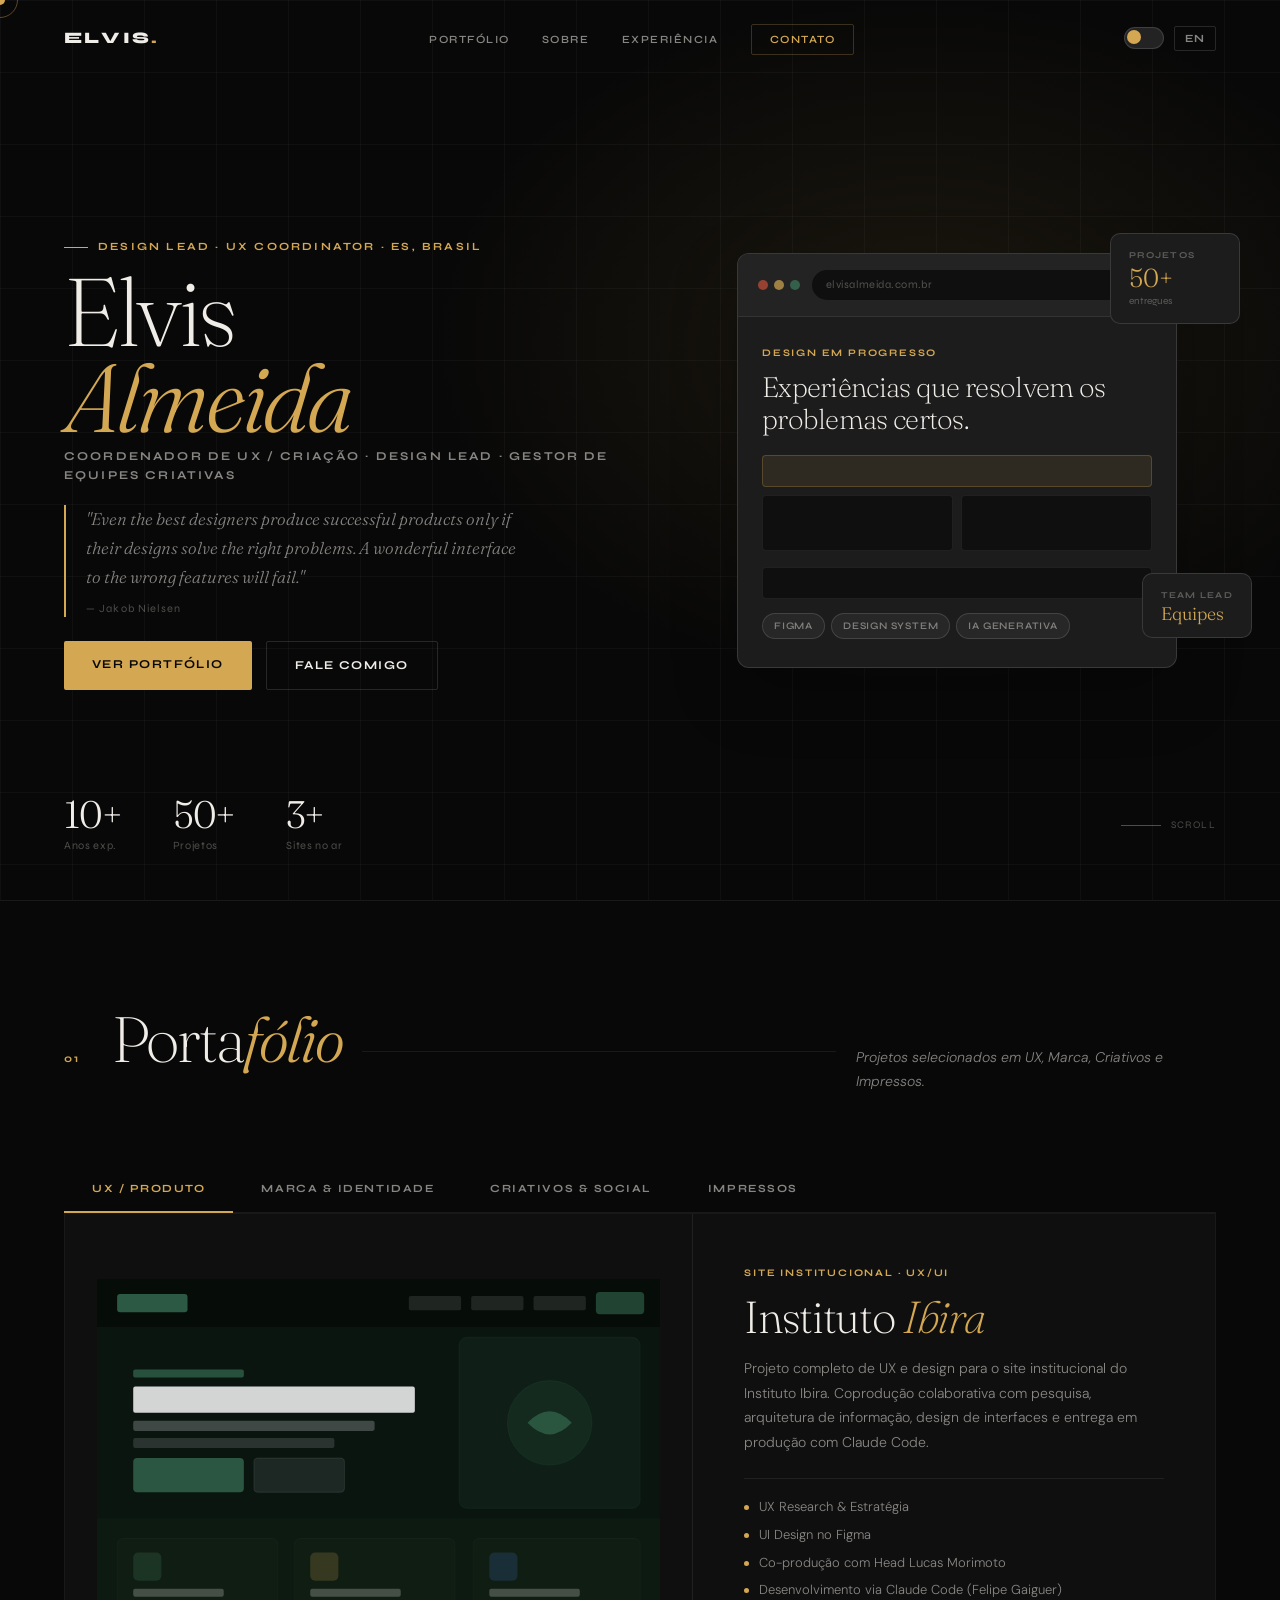
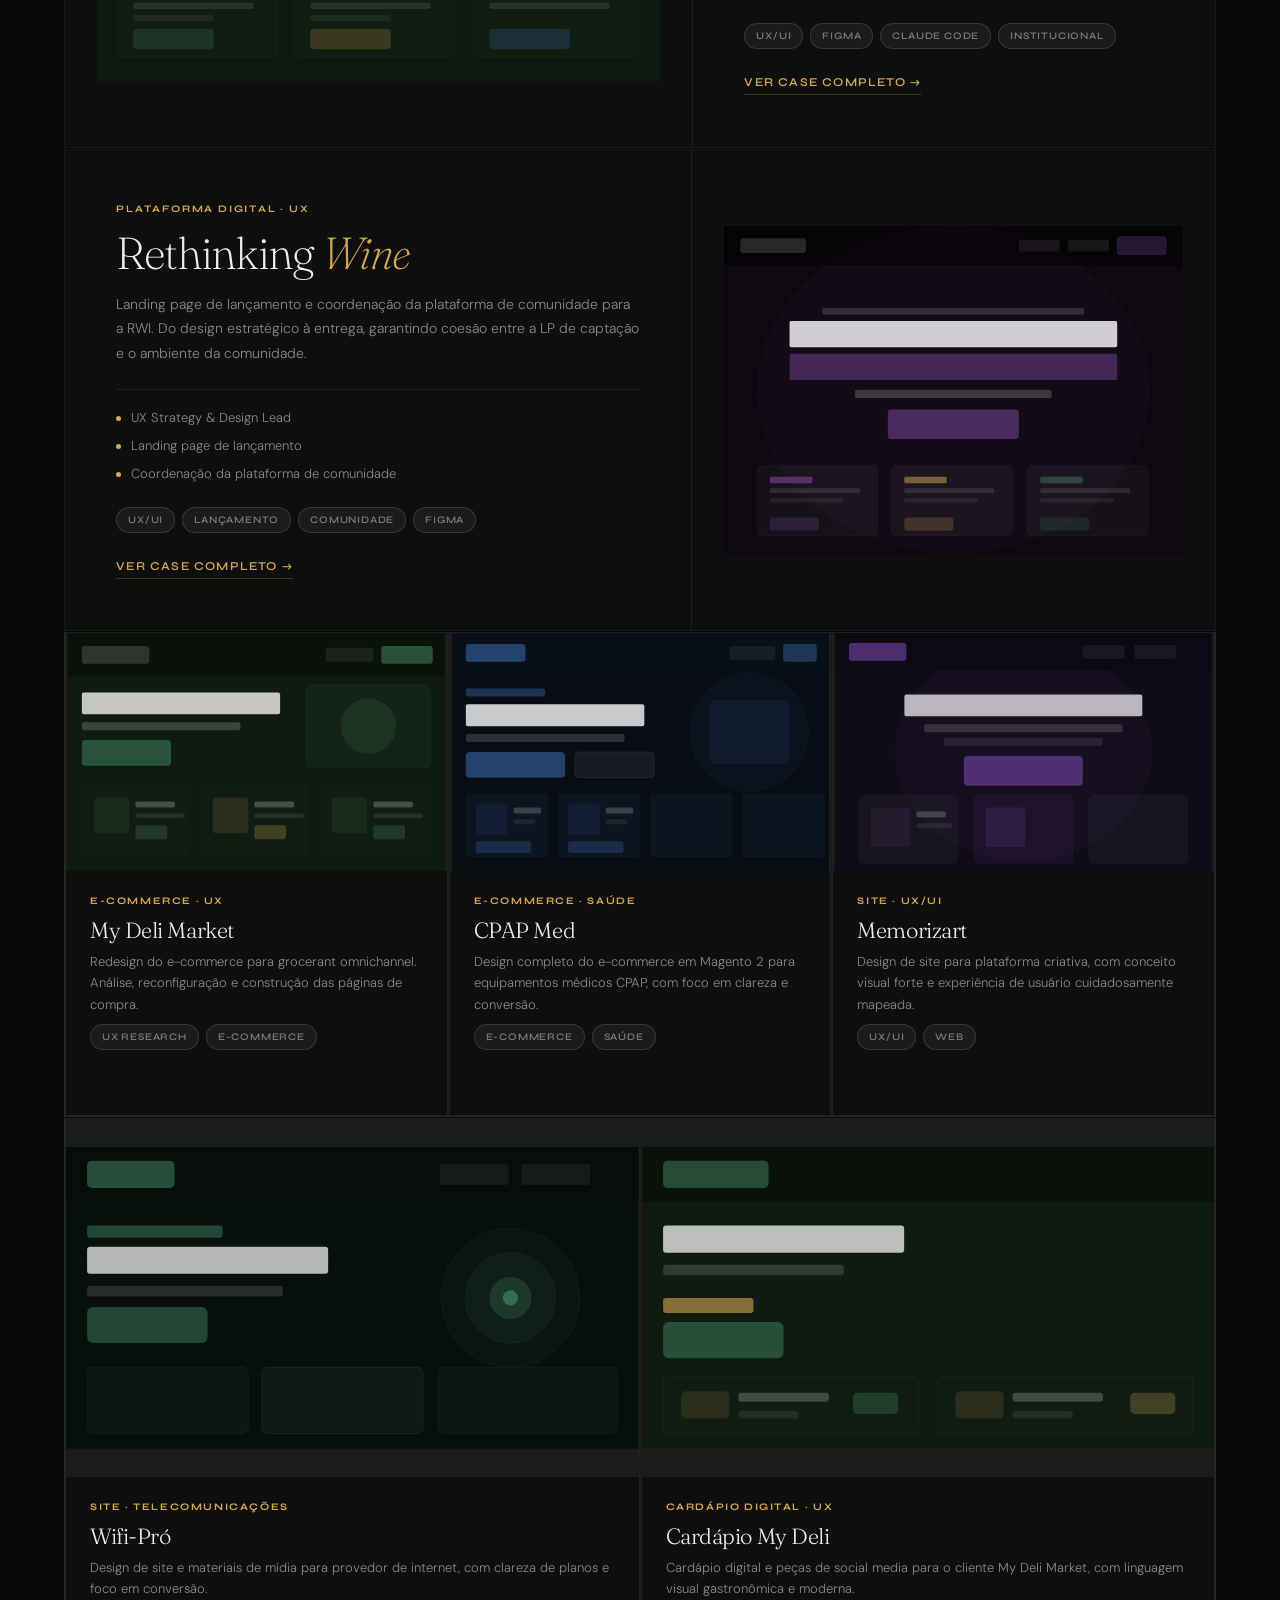
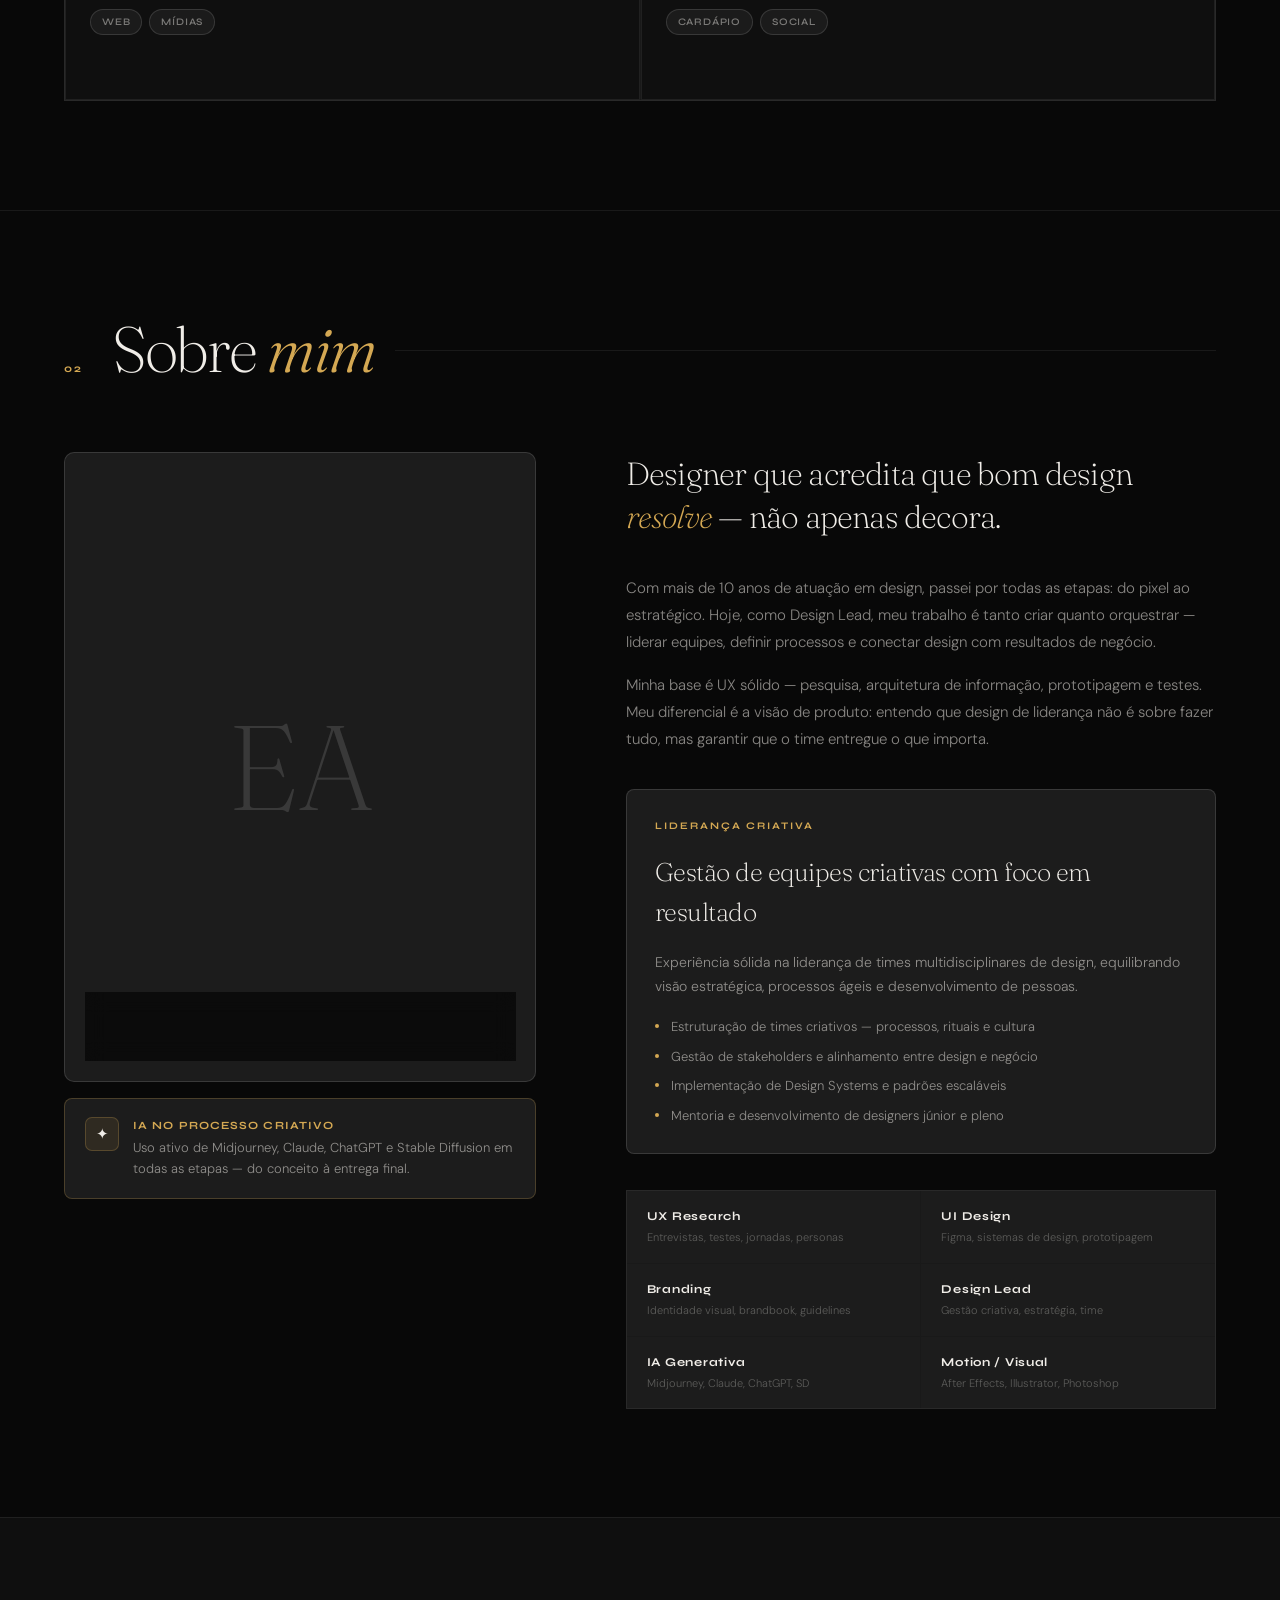
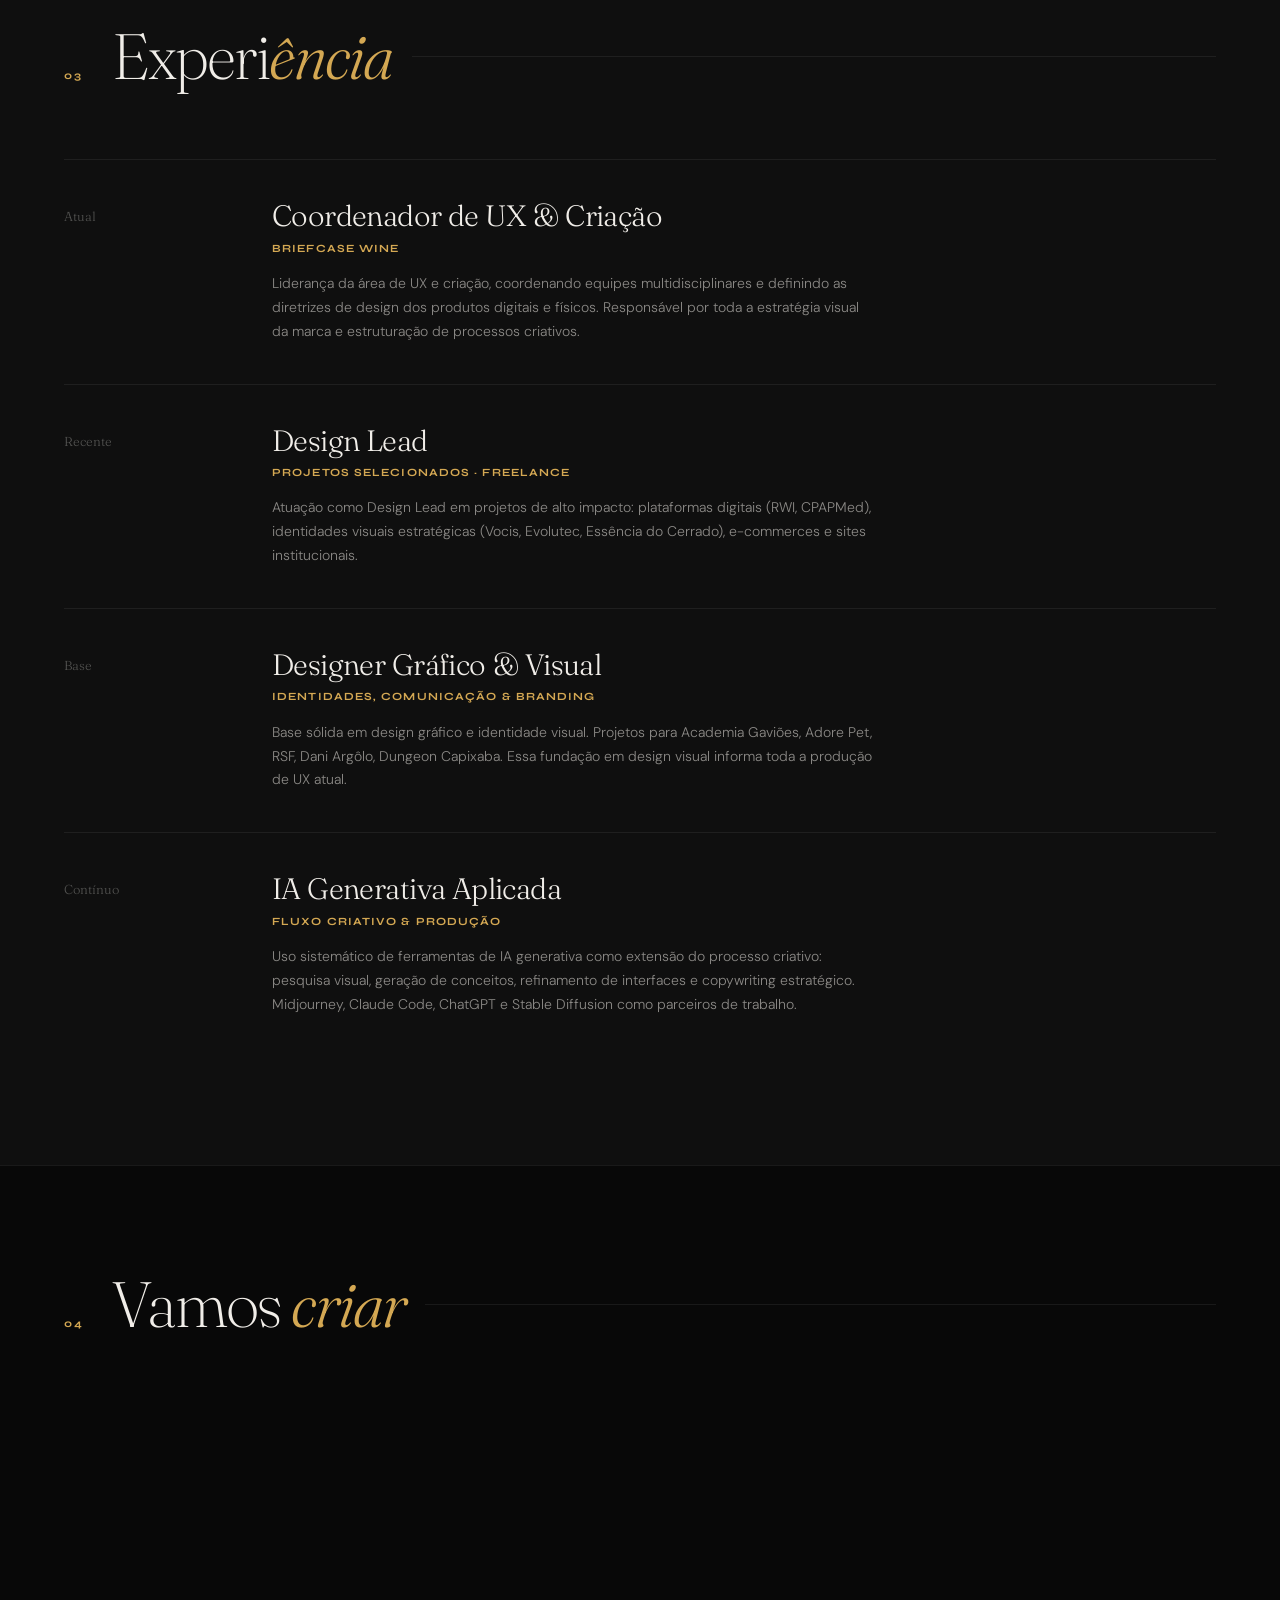
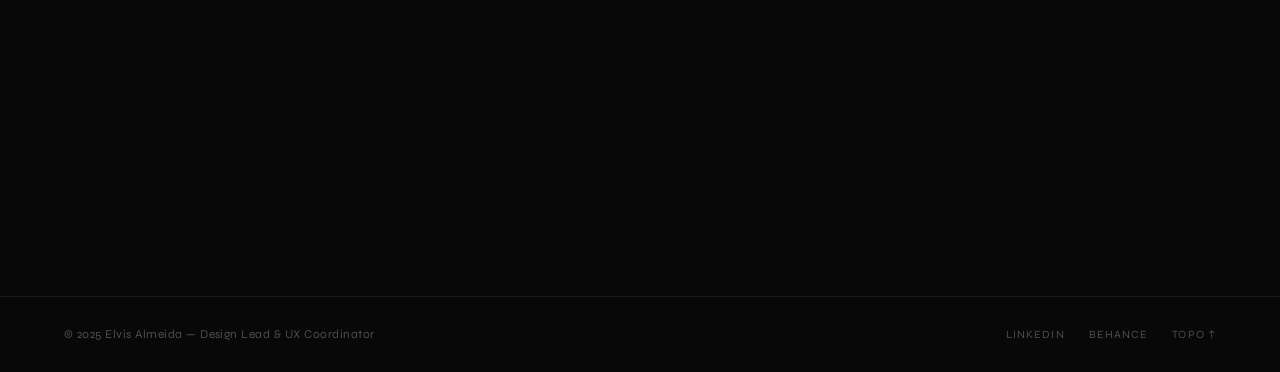
<file: portfolio/index.html>
<!DOCTYPE html>
<html lang="pt-BR" data-theme="dark">
<head>
<meta charset="UTF-8"/>
<meta name="viewport" content="width=device-width,initial-scale=1.0"/>
<title>Elvis Almeida — Design Lead & UX Director</title>
<meta name="description" content="Elvis Almeida — Design Lead, Coordenador de UX/Criação e Gestor de Equipes Criativas."/>
<link rel="stylesheet" href="style.css"/>
<style>
/* ── HERO ── */
#hero{min-height:100svh;display:grid;grid-template-rows:1fr auto;padding-top:var(--h);position:relative;overflow:hidden}
.hero-grid-bg{position:absolute;inset:0;background-image:linear-gradient(var(--line) 1px,transparent 1px),linear-gradient(90deg,var(--line) 1px,transparent 1px);background-size:72px 72px;opacity:.5;pointer-events:none;transition:opacity .35s}
.hero-glow{position:absolute;inset:0;background:radial-gradient(ellipse 55% 55% at 72% 38%,var(--accent-bg) 0%,transparent 70%);pointer-events:none}
.hero-inner{display:grid;grid-template-columns:1.1fr 1fr;align-items:center;gap:clamp(32px,5vw,80px);padding:clamp(60px,10vh,120px) var(--pad) 40px;position:relative;z-index:1}
.hero-kicker{display:inline-flex;align-items:center;gap:10px;font-family:var(--f-h);font-size:11px;font-weight:700;letter-spacing:.2em;text-transform:uppercase;color:var(--accent)}
.hero-kicker::before{content:'';width:24px;height:1px;background:var(--accent)}
h1.hero-name{font-family:var(--f-d);font-size:clamp(52px,7.5vw,112px);font-weight:200;line-height:.9;letter-spacing:-.035em;font-variation-settings:'opsz' 72;margin:12px 0 6px}
h1.hero-name em{font-style:italic;color:var(--accent);font-weight:300}
.hero-role{font-family:var(--f-h);font-size:clamp(10px,1.1vw,12px);font-weight:700;letter-spacing:.18em;text-transform:uppercase;color:var(--text2);line-height:1.6}
.hero-quote-wrap{max-width:460px;border-left:2px solid var(--accent);padding-left:20px;margin-top:20px}
.hero-quote{font-family:var(--f-d);font-size:clamp(14px,1.4vw,17px);font-style:italic;font-weight:300;color:var(--text2);line-height:1.7;font-variation-settings:'opsz' 18}
.hero-quote-by{font-size:11px;letter-spacing:.1em;color:var(--text3);margin-top:8px;font-family:var(--f-h)}
.hero-ctas{display:flex;gap:14px;margin-top:24px;flex-wrap:wrap}
.hero-right{display:flex;justify-content:center;align-items:center;position:relative}
/* floating UI card */
.hero-ui-card{width:100%;max-width:440px;background:var(--surface);border:0.5px solid var(--line2);border-radius:12px;overflow:hidden;position:relative;box-shadow:0 24px 64px rgba(0,0,0,.25)}
.huc-top{background:var(--surface2);padding:16px 20px;display:flex;align-items:center;gap:12px;border-bottom:0.5px solid var(--line)}
.huc-dots{display:flex;gap:6px}
.huc-dot{width:10px;height:10px;border-radius:50%}
.huc-url{flex:1;background:var(--bg2);border-radius:20px;padding:6px 14px;font-size:11px;font-family:var(--f-h);color:var(--text3);letter-spacing:.04em}
.huc-body{padding:28px 24px}
.huc-label{font-family:var(--f-h);font-size:10px;font-weight:700;letter-spacing:.18em;text-transform:uppercase;color:var(--accent);margin-bottom:10px}
.huc-title{font-family:var(--f-d);font-size:28px;font-weight:200;letter-spacing:-.025em;line-height:1.15;font-variation-settings:'opsz' 28;margin-bottom:20px}
/* mini wireframe blocks */
.huc-wire{display:grid;grid-template-columns:1fr 1fr;gap:8px;margin-bottom:16px}
.huc-block{background:var(--bg2);border-radius:4px;height:56px;border:0.5px solid var(--line)}
.huc-block-wide{background:var(--bg2);border-radius:4px;height:32px;border:0.5px solid var(--line);margin-bottom:8px}
.huc-block-wide.accent-fill{background:var(--accent-bg);border-color:var(--accent-b)}
.huc-chips{display:flex;flex-wrap:wrap;gap:6px;margin-top:14px}
/* floating stat badges */
.hero-badge{position:absolute;background:var(--surface);border:0.5px solid var(--line2);border-radius:10px;padding:14px 18px;backdrop-filter:blur(8px)}
.hero-badge-1{top:-20px;right:-24px;min-width:130px}
.hero-badge-2{bottom:30px;right:-36px;min-width:110px}
.hb-label{font-family:var(--f-h);font-size:9px;font-weight:700;letter-spacing:.14em;text-transform:uppercase;color:var(--text3);margin-bottom:3px}
.hb-val{font-family:var(--f-d);font-size:26px;font-weight:300;color:var(--accent);line-height:1;font-variation-settings:'opsz' 26}
.hb-sub{font-size:10px;color:var(--text3);font-family:var(--f-h);margin-top:2px}
/* hero bottom bar */
.hero-bottom{display:flex;align-items:center;justify-content:space-between;padding:0 var(--pad) clamp(32px,5vh,56px);position:relative;z-index:1;flex-wrap:wrap;gap:20px}
.hero-stats{display:flex;gap:clamp(24px,4vw,60px)}
.hstat{display:flex;flex-direction:column;gap:2px}
.hstat-n{font-family:var(--f-d);font-size:clamp(28px,3vw,42px);font-weight:300;color:var(--text);letter-spacing:-.03em;font-variation-settings:'opsz' 36;line-height:1}
.hstat-l{font-size:11px;color:var(--text3);letter-spacing:.06em;font-family:var(--f-h);margin-top:2px}
.scroll-hint{display:flex;align-items:center;gap:10px;font-size:10px;letter-spacing:.14em;text-transform:uppercase;color:var(--text3);font-family:var(--f-h)}
.scroll-line{width:40px;height:1px;background:var(--text3);animation:scrollPulse 2.2s ease-in-out infinite}
@keyframes scrollPulse{0%,100%{transform:scaleX(1);opacity:.3}50%{transform:scaleX(.5);transform-origin:left;opacity:1}}

/* ── PORTFOLIO SECTION ── */
#portfolio{border-top:0.5px solid var(--line)}
.portfolio-tabs{display:flex;gap:0;border-bottom:0.5px solid var(--line);flex-wrap:wrap}
.ptab{font-family:var(--f-h);font-size:11px;font-weight:700;letter-spacing:.14em;text-transform:uppercase;padding:16px 28px;cursor:pointer;color:var(--text2);background:none;border:none;border-bottom:2px solid transparent;margin-bottom:-0.5px;transition:var(--transition);white-space:nowrap}
.ptab:hover{color:var(--text)}
.ptab.active{color:var(--accent);border-bottom-color:var(--accent)}
.portfolio-panel{display:none}
.portfolio-panel.active{display:block}
/* Featured project block */
.feat-block{display:grid;grid-template-columns:1.2fr 1fr;gap:0;border:0.5px solid var(--line);margin-bottom:1px;transition:var(--transition)}
.feat-visual{background:var(--bg2);overflow:hidden;position:relative;min-height:440px;cursor:pointer;text-decoration:none;display:flex;align-items:center;justify-content:center;padding:32px}
.feat-visual svg,.feat-visual>div{transition:transform .6s var(--ease2)}
.feat-visual:hover svg,.feat-visual:hover>div{transform:scale(1.03)}
.feat-info{padding:clamp(28px,4vw,52px);display:flex;flex-direction:column;justify-content:space-between;background:var(--bg2);border-left:0.5px solid var(--line)}
.feat-cat{font-family:var(--f-h);font-size:10px;font-weight:700;letter-spacing:.18em;text-transform:uppercase;color:var(--accent);margin-bottom:14px}
.feat-name{font-family:var(--f-d);font-size:clamp(28px,3.5vw,52px);font-weight:200;line-height:1;letter-spacing:-.03em;font-variation-settings:'opsz' 48;margin-bottom:16px}
.feat-name em{font-style:italic;color:var(--accent)}
.feat-desc{font-size:14px;color:var(--text2);line-height:1.75;margin-bottom:24px}
.feat-roles{list-style:none;display:flex;flex-direction:column;gap:7px;border-top:0.5px solid var(--line);padding-top:18px;margin-bottom:22px}
.feat-roles li{display:flex;align-items:center;gap:10px;font-size:13px;color:var(--text2);font-family:var(--f-b)}
.feat-roles li::before{content:'';width:5px;height:5px;border-radius:50%;background:var(--accent);flex-shrink:0}
/* 3-col grid */
.proj-grid-3{display:grid;grid-template-columns:repeat(3,1fr);gap:1px;background:var(--line);border:0.5px solid var(--line);border-top:none;margin-bottom:1px}
.proj-grid-2col{display:grid;grid-template-columns:repeat(2,1fr);gap:1px;background:var(--line);border:0.5px solid var(--line);border-top:none;margin-bottom:1px}

/* ── ABOUT ── */
#about{border-top:0.5px solid var(--line)}
.about-layout{display:grid;grid-template-columns:1fr 1.25fr;gap:clamp(40px,7vw,100px);align-items:start}
.about-visual-col{display:flex;flex-direction:column;gap:16px;position:sticky;top:calc(var(--h) + 24px)}
.portrait-frame{aspect-ratio:3/4;background:var(--surface);border:0.5px solid var(--line2);border-radius:10px;display:flex;align-items:center;justify-content:center;position:relative;overflow:hidden}
.portrait-initials{font-family:var(--f-d);font-size:120px;font-weight:200;color:var(--line2);font-variation-settings:'opsz' 72}
.portrait-badge{position:absolute;bottom:20px;left:20px;right:20px;background:rgba(8,8,8,.82);backdrop-filter:blur(10px);padding:12px 16px;border-radius:6px;border:0.5px solid var(--line2)}
[data-theme="light"] .portrait-badge{background:rgba(245,242,236,.88)}
.pb-name{font-family:var(--f-h);font-size:14px;font-weight:700;color:var(--text);letter-spacing:.04em}
.pb-role{font-size:11px;color:var(--accent);letter-spacing:.08em;font-family:var(--f-h);margin-top:2px}
.ai-card{background:var(--surface);border:0.5px solid var(--accent-b);border-radius:8px;padding:18px 20px;display:flex;gap:14px;align-items:flex-start}
.ai-icon{width:34px;height:34px;border-radius:7px;background:var(--accent-bg);border:0.5px solid var(--accent-b);display:flex;align-items:center;justify-content:center;font-size:15px;flex-shrink:0}
.ai-title{font-family:var(--f-h);font-size:11px;font-weight:700;letter-spacing:.1em;text-transform:uppercase;color:var(--accent);margin-bottom:4px}
.ai-text{font-size:13px;color:var(--text2);line-height:1.6}
.about-content{display:flex;flex-direction:column;gap:36px}
.about-intro{font-family:var(--f-d);font-size:clamp(20px,2.6vw,32px);font-weight:200;line-height:1.35;letter-spacing:-.025em;font-variation-settings:'opsz' 32}
.about-intro em{font-style:italic;color:var(--accent)}
.about-body{font-size:15px;color:var(--text2);line-height:1.8;display:flex;flex-direction:column;gap:16px}
.about-body strong{color:var(--text);font-weight:500}
.skills-grid{display:grid;grid-template-columns:1fr 1fr;gap:1px;background:var(--line);border:0.5px solid var(--line)}
.sk{background:var(--surface);padding:16px 20px;transition:background .25s}
.sk:hover{background:var(--surface2)}
.sk-name{font-family:var(--f-h);font-size:12px;font-weight:700;letter-spacing:.06em;color:var(--text);margin-bottom:3px}
.sk-desc{font-size:11px;color:var(--text3)}
.leadership-box{background:var(--surface);border:0.5px solid var(--line2);border-radius:8px;padding:28px;display:flex;flex-direction:column;gap:18px}
.lb-tag{font-family:var(--f-h);font-size:10px;font-weight:700;letter-spacing:.2em;text-transform:uppercase;color:var(--accent)}
.lb-title{font-family:var(--f-d);font-size:clamp(18px,2vw,26px);font-weight:200;letter-spacing:-.02em;font-variation-settings:'opsz' 24}
.lb-body{font-size:14px;color:var(--text2);line-height:1.7}
.lb-list{list-style:none;display:flex;flex-direction:column;gap:10px}
.lb-list li{display:flex;gap:12px;font-size:13px;color:var(--text2);line-height:1.5}
.lb-list li::before{content:'';width:4px;height:4px;border-radius:50%;background:var(--accent);flex-shrink:0;margin-top:7px}

/* ── EXPERIENCE ── */
#experience{border-top:0.5px solid var(--line)}
.exp-row{display:grid;grid-template-columns:160px 1fr;gap:48px;padding:40px 0;border-top:0.5px solid var(--line)}
.exp-date{font-family:var(--f-d);font-size:13px;color:var(--text3);font-variation-settings:'opsz' 14;padding-top:6px}
.exp-body{display:flex;flex-direction:column;gap:5px}
.exp-role{font-family:var(--f-d);font-size:clamp(20px,2.3vw,30px);font-weight:300;letter-spacing:-.02em;line-height:1.1;font-variation-settings:'opsz' 30}
.exp-co{font-family:var(--f-h);font-size:11px;font-weight:700;letter-spacing:.1em;text-transform:uppercase;color:var(--accent);margin-top:2px}
.exp-desc{font-size:14px;color:var(--text2);line-height:1.7;max-width:600px;margin-top:10px}

/* ── CONTACT ── */
#contact{border-top:0.5px solid var(--line)}
.contact-layout{display:grid;grid-template-columns:1fr 1fr;gap:80px;align-items:start}
.contact-big{font-family:var(--f-d);font-size:clamp(30px,5vw,68px);font-weight:200;line-height:1.05;letter-spacing:-.03em;font-variation-settings:'opsz' 72;margin-bottom:20px}
.contact-big em{font-style:italic;color:var(--accent)}
.contact-sub{font-size:15px;color:var(--text2);line-height:1.75;max-width:400px}
.contact-links{display:flex;flex-direction:column}
.clink{display:flex;align-items:center;justify-content:space-between;padding:20px 0;border-top:0.5px solid var(--line);text-decoration:none;color:var(--text);transition:var(--transition)}
.clink:last-child{border-bottom:0.5px solid var(--line)}
.clink:hover .clink-name{color:var(--accent)}
.clink:hover .clink-arr{opacity:1;transform:translateX(0)}
.clink-info{display:flex;flex-direction:column;gap:3px}
.clink-label{font-family:var(--f-h);font-size:10px;font-weight:700;letter-spacing:.16em;text-transform:uppercase;color:var(--text3)}
.clink-name{font-family:var(--f-d);font-size:22px;font-weight:300;transition:color .2s;font-variation-settings:'opsz' 22}
.clink-arr{color:var(--accent);font-size:18px;opacity:0;transform:translateX(-8px);transition:opacity .2s,transform .2s var(--ease)}

/* ── RESPONSIVE ── */
@media(max-width:1100px){
  .hero-inner{grid-template-columns:1fr}
  .hero-right{display:none}
  .feat-block{grid-template-columns:1fr}
  .feat-visual{min-height:280px}
  .about-layout{grid-template-columns:1fr}
  .about-visual-col{position:static}
  .portrait-frame{aspect-ratio:16/9;max-height:280px}
  .contact-layout{grid-template-columns:1fr;gap:48px}
}
@media(max-width:768px){
  .proj-grid-3,.proj-grid-2col{grid-template-columns:1fr}
  .exp-row{grid-template-columns:1fr;gap:6px}
  .hero-bottom{flex-direction:column;align-items:flex-start;gap:20px}
  .portfolio-tabs{gap:0}
  .ptab{padding:13px 18px;font-size:10px}
}
</style>
</head>
<body>

<div class="cursor" id="cur"></div>
<div class="cursor-ring" id="curR"></div>

<!-- ── NAV ── -->
<nav id="nav">
  <a href="index.html" class="nav-logo">Elvis<span>.</span></a>
  <ul class="nav-links">
    <li><a href="#portfolio" data-pt="Portfólio" data-en="Portfolio">Portfólio</a></li>
    <li><a href="#about" data-pt="Sobre" data-en="About">Sobre</a></li>
    <li><a href="#experience" data-pt="Experiência" data-en="Experience">Experiência</a></li>
    <li><a href="#contact" class="nav-cta" data-pt="Contato" data-en="Contact">Contato</a></li>
  </ul>
  <div class="nav-controls">
    <button class="theme-btn" data-toggle-theme aria-label="Toggle theme"></button>
    <button class="lang-btn" data-toggle-lang aria-label="Toggle language">EN</button>
    <button class="menu-btn" id="mBtn"><span></span><span></span><span></span></button>
  </div>
</nav>

<!-- ── MOBILE NAV ── -->
<div class="mob-nav" id="mobNav">
  <a href="#portfolio" onclick="closeMob()" data-pt="Portfólio" data-en="Portfolio">Portfólio</a>
  <a href="#about" onclick="closeMob()" data-pt="Sobre" data-en="About">Sobre</a>
  <a href="#experience" onclick="closeMob()" data-pt="Experiência" data-en="Experience">Experiência</a>
  <a href="#contact" onclick="closeMob()" data-pt="Contato" data-en="Contact">Contato</a>
  <div class="mob-controls">
    <button class="theme-btn" data-toggle-theme></button>
    <button class="lang-btn" data-toggle-lang>EN</button>
  </div>
</div>

<!-- ════════ HERO ════════ -->
<section id="hero">
  <div class="hero-grid-bg"></div>
  <div class="hero-glow"></div>
  <div class="hero-inner">
    <div>
      <span class="hero-kicker rv" data-pt="Design Lead · UX Coordinator · ES, Brasil" data-en="Design Lead · UX Coordinator · ES, Brazil">Design Lead · UX Coordinator · ES, Brasil</span>
      <h1 class="hero-name rv">Elvis<br><em>Almeida</em></h1>
      <p class="hero-role rv" data-pt="Coordenador de UX / Criação · Design Lead · Gestor de Equipes Criativas" data-en="UX / Creative Coordinator · Design Lead · Creative Teams Manager">Coordenador de UX / Criação · Design Lead · Gestor de Equipes Criativas</p>
      <div class="hero-quote-wrap rv">
        <p class="hero-quote">"Even the best designers produce successful products only if their designs solve the right problems. A wonderful interface to the wrong features will fail."</p>
        <p class="hero-quote-by">— Jakob Nielsen</p>
      </div>
      <div class="hero-ctas rv">
        <a href="#portfolio" class="btn-primary" data-pt="Ver portfólio" data-en="View portfolio">Ver portfólio</a>
        <a href="#contact" class="btn-outline" data-pt="Fale comigo" data-en="Get in touch">Fale comigo</a>
      </div>
    </div>
    <div class="hero-right rv">
      <div class="hero-ui-card">
        <div class="huc-top">
          <div class="huc-dots">
            <div class="huc-dot" style="background:#c94f3b;opacity:.7"></div>
            <div class="huc-dot" style="background:#d4a853;opacity:.7"></div>
            <div class="huc-dot" style="background:#3d7a5c;opacity:.7"></div>
          </div>
          <div class="huc-url">elvisalmeida.com.br</div>
        </div>
        <div class="huc-body">
          <p class="huc-label" data-pt="Design em progresso" data-en="Design in progress">Design em progresso</p>
          <p class="huc-title" data-pt="Experiências que resolvem os problemas certos." data-en="Experiences that solve the right problems.">Experiências que resolvem os problemas certos.</p>
          <div class="huc-block-wide accent-fill"></div>
          <div class="huc-wire">
            <div class="huc-block"></div>
            <div class="huc-block"></div>
          </div>
          <div class="huc-block-wide"></div>
          <div class="huc-chips">
            <span class="tag">Figma</span>
            <span class="tag">Design System</span>
            <span class="tag">IA Generativa</span>
          </div>
        </div>
      </div>
      <div class="hero-badge hero-badge-1">
        <p class="hb-label" data-pt="Projetos" data-en="Projects">Projetos</p>
        <p class="hb-val">50+</p>
        <p class="hb-sub" data-pt="entregues" data-en="delivered">entregues</p>
      </div>
      <div class="hero-badge hero-badge-2">
        <p class="hb-label">Team Lead</p>
        <p class="hb-val" style="font-size:18px" data-pt="Equipes" data-en="Teams">Equipes</p>
      </div>
    </div>
  </div>
  <div class="hero-bottom">
    <div class="hero-stats">
      <div class="hstat"><span class="hstat-n">10+</span><span class="hstat-l" data-pt="Anos exp." data-en="Years exp.">Anos exp.</span></div>
      <div class="hstat"><span class="hstat-n">50+</span><span class="hstat-l" data-pt="Projetos" data-en="Projects">Projetos</span></div>
      <div class="hstat"><span class="hstat-n">3+</span><span class="hstat-l" data-pt="Sites no ar" data-en="Live sites">Sites no ar</span></div>
    </div>
    <div class="scroll-hint"><div class="scroll-line"></div><span data-pt="Scroll" data-en="Scroll">Scroll</span></div>
  </div>
</section>

<!-- ════════ PORTFOLIO ════════ -->
<section id="portfolio" class="sec-pad">
  <div class="sec-header rv">
    <span class="sec-num">01</span>
    <h2 class="sec-title" data-pt-html="Porta<em>fólio</em>" data-en-html="Port<em>folio</em>">Porta<em>fólio</em></h2>
    <div class="sec-hr"></div>
    <p class="sec-desc" data-pt="Projetos selecionados em UX, Marca, Criativos e Impressos." data-en="Selected projects in UX, Brand, Creatives and Print.">Projetos selecionados em UX, Marca, Criativos e Impressos.</p>
  </div>

  <!-- TABS -->
  <div class="portfolio-tabs">
    <button class="ptab active" data-tab="ux" data-pt="UX / Produto" data-en="UX / Product">UX / Produto</button>
    <button class="ptab" data-tab="marca" data-pt="Marca & Identidade" data-en="Brand & Identity">Marca & Identidade</button>
    <button class="ptab" data-tab="criativos" data-pt="Criativos & Social" data-en="Creatives & Social">Criativos & Social</button>
    <button class="ptab" data-tab="impressos" data-pt="Impressos" data-en="Print">Impressos</button>
  </div>

  <!-- ── TAB: UX ── -->
  <div class="portfolio-panel active" id="panel-ux">
    <!-- Featured: Ibira -->
    <div class="feat-block rv">
      <a class="feat-visual" href="projects/ibira.html">
        <svg width="100%" viewBox="0 0 560 400" fill="none" xmlns="http://www.w3.org/2000/svg">
          <rect width="560" height="400" fill="#0d1a12"/>
          <!-- nav bar -->
          <rect width="560" height="48" fill="rgba(0,0,0,.5)"/>
          <rect x="20" y="15" width="70" height="18" rx="3" fill="rgba(61,122,92,.7)"/>
          <rect x="310" y="17" width="52" height="14" rx="2" fill="rgba(255,255,255,.1)"/>
          <rect x="372" y="17" width="52" height="14" rx="2" fill="rgba(255,255,255,.1)"/>
          <rect x="434" y="17" width="52" height="14" rx="2" fill="rgba(255,255,255,.1)"/>
          <rect x="496" y="13" width="48" height="22" rx="4" fill="rgba(61,122,92,.5)"/>
          <!-- hero area -->
          <rect x="0" y="48" width="560" height="190" fill="#0a1510"/>
          <rect x="36" y="90" width="110" height="8" rx="2" fill="rgba(61,122,92,.6)"/>
          <rect x="36" y="107" width="280" height="26" rx="2" fill="rgba(255,255,255,.82)"/>
          <rect x="36" y="141" width="240" height="10" rx="2" fill="rgba(255,255,255,.22)"/>
          <rect x="36" y="158" width="200" height="10" rx="2" fill="rgba(255,255,255,.13)"/>
          <rect x="36" y="178" width="110" height="34" rx="4" fill="rgba(61,122,92,.65)"/>
          <rect x="156" y="178" width="90" height="34" rx="4" fill="rgba(255,255,255,.08)" stroke="rgba(255,255,255,.18)" stroke-width=".5"/>
          <!-- right image block -->
          <rect x="360" y="58" width="180" height="170" rx="8" fill="rgba(61,122,92,.1)" stroke="rgba(61,122,92,.22)" stroke-width=".5"/>
          <circle cx="450" cy="143" r="42" fill="rgba(61,122,92,.12)" stroke="rgba(61,122,92,.25)" stroke-width=".5"/>
          <path d="M428 143 Q450 120 472 143 Q450 166 428 143Z" fill="rgba(61,122,92,.55)"/>
          <!-- cards row -->
          <rect x="20" y="258" width="160" height="118" rx="6" fill="#101d12" stroke="rgba(255,255,255,.06)" stroke-width=".5"/>
          <rect x="36" y="272" width="28" height="28" rx="5" fill="rgba(61,122,92,.25)"/>
          <rect x="36" y="308" width="90" height="8" rx="2" fill="rgba(255,255,255,.22)"/>
          <rect x="36" y="322" width="120" height="6" rx="2" fill="rgba(255,255,255,.09)"/>
          <rect x="36" y="334" width="80" height="6" rx="2" fill="rgba(255,255,255,.06)"/>
          <rect x="36" y="348" width="80" height="20" rx="3" fill="rgba(61,122,92,.25)"/>
          <rect x="196" y="258" width="160" height="118" rx="6" fill="#101d12" stroke="rgba(255,255,255,.06)" stroke-width=".5"/>
          <rect x="212" y="272" width="28" height="28" rx="5" fill="rgba(212,168,83,.2)"/>
          <rect x="212" y="308" width="90" height="8" rx="2" fill="rgba(255,255,255,.22)"/>
          <rect x="212" y="322" width="120" height="6" rx="2" fill="rgba(255,255,255,.09)"/>
          <rect x="212" y="334" width="80" height="6" rx="2" fill="rgba(255,255,255,.06)"/>
          <rect x="212" y="348" width="80" height="20" rx="3" fill="rgba(212,168,83,.2)"/>
          <rect x="374" y="258" width="166" height="118" rx="6" fill="#101d12" stroke="rgba(255,255,255,.06)" stroke-width=".5"/>
          <rect x="390" y="272" width="28" height="28" rx="5" fill="rgba(59,108,181,.22)"/>
          <rect x="390" y="308" width="90" height="8" rx="2" fill="rgba(255,255,255,.22)"/>
          <rect x="390" y="322" width="120" height="6" rx="2" fill="rgba(255,255,255,.09)"/>
          <rect x="390" y="348" width="80" height="20" rx="3" fill="rgba(59,108,181,.22)"/>
        </svg>
      </a>
      <div class="feat-info">
        <div>
          <p class="feat-cat" data-pt="Site Institucional · UX/UI" data-en="Institutional Website · UX/UI">Site Institucional · UX/UI</p>
          <h3 class="feat-name" data-pt-html="Instituto <em>Ibira</em>" data-en-html="Ibira <em>Institute</em>">Instituto <em>Ibira</em></h3>
          <p class="feat-desc" data-pt="Projeto completo de UX e design para o site institucional do Instituto Ibira. Coprodução colaborativa com pesquisa, arquitetura de informação, design de interfaces e entrega em produção com Claude Code." data-en="Complete UX and design project for the Instituto Ibira institutional website. Collaborative co-production with research, information architecture, UI design, and production delivery using Claude Code.">Projeto completo de UX e design para o site institucional do Instituto Ibira. Coprodução colaborativa com pesquisa, arquitetura de informação, design de interfaces e entrega em produção com Claude Code.</p>
          <ul class="feat-roles">
            <li data-pt="UX Research & Estratégia" data-en="UX Research & Strategy">UX Research & Estratégia</li>
            <li data-pt="UI Design no Figma" data-en="UI Design in Figma">UI Design no Figma</li>
            <li data-pt="Co-produção com Head Lucas Morimoto" data-en="Co-production with Head Lucas Morimoto">Co-produção com Head Lucas Morimoto</li>
            <li data-pt="Desenvolvimento via Claude Code (Felipe Gaiguer)" data-en="Development via Claude Code (Felipe Gaiguer)">Desenvolvimento via Claude Code (Felipe Gaiguer)</li>
          </ul>
        </div>
        <div>
          <div class="tags-row" style="margin-bottom:20px"><span class="tag">UX/UI</span><span class="tag">Figma</span><span class="tag">Claude Code</span><span class="tag">Institucional</span></div>
          <a href="projects/ibira.html" class="text-link" data-pt="Ver case completo →" data-en="View full case →">Ver case completo →</a>
        </div>
      </div>
    </div>

    <!-- Featured: RWI -->
    <div class="feat-block rv" style="flex-direction:row-reverse">
      <div class="feat-info" style="border-left:none;border-right:0.5px solid var(--line)">
        <div>
          <p class="feat-cat" data-pt="Plataforma Digital · UX" data-en="Digital Platform · UX">Plataforma Digital · UX</p>
          <h3 class="feat-name" data-pt-html="Rethinking <em>Wine</em>" data-en-html="Rethinking <em>Wine</em>">Rethinking <em>Wine</em></h3>
          <p class="feat-desc" data-pt="Landing page de lançamento e coordenação da plataforma de comunidade para a RWI. Do design estratégico à entrega, garantindo coesão entre a LP de captação e o ambiente da comunidade." data-en="Launch landing page and community platform coordination for RWI. From strategic design to delivery, ensuring cohesion between the lead-gen LP and the community environment.">Landing page de lançamento e coordenação da plataforma de comunidade para a RWI. Do design estratégico à entrega, garantindo coesão entre a LP de captação e o ambiente da comunidade.</p>
          <ul class="feat-roles">
            <li data-pt="UX Strategy & Design Lead" data-en="UX Strategy & Design Lead">UX Strategy & Design Lead</li>
            <li data-pt="Landing page de lançamento" data-en="Launch landing page">Landing page de lançamento</li>
            <li data-pt="Coordenação da plataforma de comunidade" data-en="Community platform coordination">Coordenação da plataforma de comunidade</li>
          </ul>
        </div>
        <div>
          <div class="tags-row" style="margin-bottom:20px"><span class="tag">UX/UI</span><span class="tag">Lançamento</span><span class="tag">Comunidade</span><span class="tag">Figma</span></div>
          <a href="projects/rwi.html" class="text-link" data-pt="Ver case completo →" data-en="View full case →">Ver case completo →</a>
        </div>
      </div>
      <a class="feat-visual" href="projects/rwi.html">
        <svg width="100%" viewBox="0 0 560 400" fill="none" xmlns="http://www.w3.org/2000/svg">
          <rect width="560" height="400" fill="#0e0810"/>
          <ellipse cx="280" cy="200" rx="240" ry="200" fill="rgba(140,80,180,.04)"/>
          <!-- nav -->
          <rect width="560" height="48" fill="rgba(0,0,0,.5)"/>
          <rect x="20" y="15" width="80" height="18" rx="3" fill="rgba(255,255,255,.14)"/>
          <rect x="360" y="17" width="50" height="14" rx="2" fill="rgba(255,255,255,.07)"/>
          <rect x="420" y="17" width="50" height="14" rx="2" fill="rgba(255,255,255,.07)"/>
          <rect x="480" y="13" width="60" height="22" rx="4" fill="rgba(140,80,180,.25)" stroke="rgba(140,80,180,.4)" stroke-width=".5"/>
          <!-- hero text -->
          <rect x="120" y="100" width="320" height="8" rx="2" fill="rgba(255,255,255,.14)"/>
          <rect x="80" y="116" width="400" height="32" rx="2" fill="rgba(255,255,255,.8)"/>
          <rect x="80" y="156" width="400" height="32" rx="2" fill="rgba(140,80,180,.4)"/>
          <rect x="160" y="200" width="240" height="10" rx="2" fill="rgba(255,255,255,.18)"/>
          <rect x="200" y="224" width="160" height="36" rx="4" fill="rgba(140,80,180,.45)"/>
          <!-- feature cards -->
          <rect x="40" y="292" width="148" height="86" rx="6" fill="rgba(255,255,255,.04)" stroke="rgba(255,255,255,.07)" stroke-width=".5"/>
          <rect x="56" y="306" width="52" height="8" rx="2" fill="rgba(140,80,180,.5)"/>
          <rect x="56" y="320" width="110" height="6" rx="2" fill="rgba(255,255,255,.1)"/>
          <rect x="56" y="332" width="90" height="6" rx="2" fill="rgba(255,255,255,.06)"/>
          <rect x="56" y="356" width="60" height="16" rx="3" fill="rgba(140,80,180,.2)"/>
          <rect x="204" y="292" width="148" height="86" rx="6" fill="rgba(255,255,255,.04)" stroke="rgba(255,255,255,.07)" stroke-width=".5"/>
          <rect x="220" y="306" width="52" height="8" rx="2" fill="rgba(212,168,83,.5)"/>
          <rect x="220" y="320" width="110" height="6" rx="2" fill="rgba(255,255,255,.1)"/>
          <rect x="220" y="332" width="90" height="6" rx="2" fill="rgba(255,255,255,.06)"/>
          <rect x="220" y="356" width="60" height="16" rx="3" fill="rgba(212,168,83,.2)"/>
          <rect x="370" y="292" width="148" height="86" rx="6" fill="rgba(255,255,255,.04)" stroke="rgba(255,255,255,.07)" stroke-width=".5"/>
          <rect x="386" y="306" width="52" height="8" rx="2" fill="rgba(61,122,92,.5)"/>
          <rect x="386" y="320" width="110" height="6" rx="2" fill="rgba(255,255,255,.1)"/>
          <rect x="386" y="332" width="90" height="6" rx="2" fill="rgba(255,255,255,.06)"/>
          <rect x="386" y="356" width="60" height="16" rx="3" fill="rgba(61,122,92,.2)"/>
        </svg>
      </a>
    </div>

    <!-- 3-col grid -->
    <div class="proj-grid-3 rv">
      <!-- MyDeli -->
      <a class="proj-card" href="projects/mydeli.html">
        <div class="proj-card-thumb">
          <svg viewBox="0 0 380 240" fill="none" xmlns="http://www.w3.org/2000/svg">
            <rect width="380" height="240" fill="#0f1a10"/>
            <rect width="380" height="44" fill="#0a120b"/>
            <rect x="14" y="13" width="68" height="18" rx="3" fill="rgba(255,255,255,.14)"/>
            <rect x="260" y="15" width="48" height="14" rx="2" fill="rgba(255,255,255,.07)"/>
            <rect x="316" y="13" width="52" height="18" rx="3" fill="rgba(61,122,92,.6)"/>
            <rect x="14" y="60" width="200" height="22" rx="2" fill="rgba(255,255,255,.75)"/>
            <rect x="14" y="90" width="160" height="8" rx="2" fill="rgba(255,255,255,.18)"/>
            <rect x="14" y="108" width="90" height="26" rx="4" fill="rgba(61,122,92,.6)"/>
            <rect x="240" y="52" width="126" height="84" rx="6" fill="rgba(61,122,92,.1)" stroke="rgba(61,122,92,.22)" stroke-width=".5"/>
            <circle cx="303" cy="94" r="28" fill="rgba(61,122,92,.18)"/>
            <rect x="14" y="154" width="108" height="70" rx="5" fill="#111d12" stroke="rgba(255,255,255,.06)" stroke-width=".5"/>
            <rect x="26" y="166" width="36" height="36" rx="4" fill="rgba(61,122,92,.14)"/>
            <rect x="68" y="170" width="40" height="6" rx="2" fill="rgba(255,255,255,.22)"/>
            <rect x="68" y="182" width="50" height="5" rx="2" fill="rgba(255,255,255,.08)"/>
            <rect x="68" y="194" width="32" height="14" rx="3" fill="rgba(61,122,92,.3)"/>
            <rect x="134" y="154" width="108" height="70" rx="5" fill="#111d12" stroke="rgba(255,255,255,.06)" stroke-width=".5"/>
            <rect x="146" y="166" width="36" height="36" rx="4" fill="rgba(212,168,83,.12)"/>
            <rect x="188" y="170" width="40" height="6" rx="2" fill="rgba(255,255,255,.22)"/>
            <rect x="188" y="182" width="50" height="5" rx="2" fill="rgba(255,255,255,.08)"/>
            <rect x="188" y="194" width="32" height="14" rx="3" fill="rgba(212,168,83,.25)"/>
            <rect x="254" y="154" width="112" height="70" rx="5" fill="#111d12" stroke="rgba(255,255,255,.06)" stroke-width=".5"/>
            <rect x="266" y="166" width="36" height="36" rx="4" fill="rgba(61,122,92,.14)"/>
            <rect x="308" y="170" width="40" height="6" rx="2" fill="rgba(255,255,255,.22)"/>
            <rect x="308" y="182" width="50" height="5" rx="2" fill="rgba(255,255,255,.08)"/>
            <rect x="308" y="194" width="32" height="14" rx="3" fill="rgba(61,122,92,.3)"/>
          </svg>
        </div>
        <div class="proj-card-body">
          <span class="proj-card-cat" data-pt="E-commerce · UX" data-en="E-commerce · UX">E-commerce · UX</span>
          <h3 class="proj-card-name">My Deli Market</h3>
          <p class="proj-card-desc" data-pt="Redesign do e-commerce para grocerant omnichannel. Análise, reconfiguração e construção das páginas de compra." data-en="E-commerce redesign for an omnichannel grocerant. Analysis, reconfiguration and shopping page construction.">Redesign do e-commerce para grocerant omnichannel. Análise, reconfiguração e construção das páginas de compra.</p>
          <div class="tags-row"><span class="tag">UX Research</span><span class="tag">E-commerce</span></div>
          <span class="proj-card-arrow">→</span>
        </div>
      </a>
      <!-- CPAPMed -->
      <a class="proj-card" href="projects/cpapmed.html">
        <div class="proj-card-thumb">
          <svg viewBox="0 0 380 240" fill="none" xmlns="http://www.w3.org/2000/svg">
            <rect width="380" height="240" fill="#080e14"/>
            <rect width="380" height="40" fill="#0a1018"/>
            <rect x="14" y="11" width="60" height="18" rx="3" fill="rgba(59,108,181,.55)"/>
            <rect x="280" y="13" width="46" height="14" rx="2" fill="rgba(255,255,255,.06)"/>
            <rect x="334" y="11" width="34" height="18" rx="3" fill="rgba(59,108,181,.4)"/>
            <rect x="14" y="56" width="80" height="8" rx="2" fill="rgba(59,108,181,.4)"/>
            <rect x="14" y="72" width="180" height="22" rx="2" fill="rgba(255,255,255,.78)"/>
            <rect x="14" y="102" width="160" height="8" rx="2" fill="rgba(255,255,255,.14)"/>
            <rect x="14" y="120" width="100" height="26" rx="4" fill="rgba(59,108,181,.55)"/>
            <rect x="124" y="120" width="80" height="26" rx="4" fill="rgba(255,255,255,.06)" stroke="rgba(255,255,255,.14)" stroke-width=".5"/>
            <circle cx="300" cy="100" r="60" fill="rgba(59,108,181,.06)" stroke="rgba(59,108,181,.12)" stroke-width=".5"/>
            <rect x="260" y="68" width="80" height="64" rx="6" fill="rgba(59,108,181,.1)" stroke="rgba(59,108,181,.18)" stroke-width=".5"/>
            <rect x="14" y="162" width="83" height="64" rx="4" fill="#0c1520" stroke="rgba(255,255,255,.04)" stroke-width=".5"/>
            <rect x="24" y="172" width="32" height="32" rx="3" fill="rgba(59,108,181,.12)"/>
            <rect x="62" y="176" width="28" height="6" rx="2" fill="rgba(255,255,255,.18)"/>
            <rect x="62" y="188" width="22" height="5" rx="2" fill="rgba(255,255,255,.07)"/>
            <rect x="24" y="210" width="56" height="12" rx="3" fill="rgba(59,108,181,.28)"/>
            <rect x="107" y="162" width="83" height="64" rx="4" fill="#0c1520" stroke="rgba(255,255,255,.04)" stroke-width=".5"/>
            <rect x="117" y="172" width="32" height="32" rx="3" fill="rgba(59,108,181,.12)"/>
            <rect x="155" y="176" width="28" height="6" rx="2" fill="rgba(255,255,255,.18)"/>
            <rect x="155" y="188" width="22" height="5" rx="2" fill="rgba(255,255,255,.07)"/>
            <rect x="117" y="210" width="56" height="12" rx="3" fill="rgba(59,108,181,.28)"/>
            <rect x="200" y="162" width="83" height="64" rx="4" fill="#0c1520" stroke="rgba(255,255,255,.04)" stroke-width=".5"/>
            <rect x="293" y="162" width="83" height="64" rx="4" fill="#0c1520" stroke="rgba(255,255,255,.04)" stroke-width=".5"/>
          </svg>
        </div>
        <div class="proj-card-body">
          <span class="proj-card-cat" data-pt="E-commerce · Saúde" data-en="E-commerce · Health">E-commerce · Saúde</span>
          <h3 class="proj-card-name">CPAP Med</h3>
          <p class="proj-card-desc" data-pt="Design completo do e-commerce em Magento 2 para equipamentos médicos CPAP, com foco em clareza e conversão." data-en="Complete e-commerce design in Magento 2 for CPAP medical equipment, focused on clarity and conversion.">Design completo do e-commerce em Magento 2 para equipamentos médicos CPAP, com foco em clareza e conversão.</p>
          <div class="tags-row"><span class="tag">E-commerce</span><span class="tag">Saúde</span></div>
          <span class="proj-card-arrow">→</span>
        </div>
      </a>
      <!-- Memorizart -->
      <a class="proj-card" href="projects/memorizart.html">
        <div class="proj-card-thumb">
          <svg viewBox="0 0 380 240" fill="none" xmlns="http://www.w3.org/2000/svg">
            <rect width="380" height="240" fill="#100d18"/>
            <ellipse cx="190" cy="120" rx="130" ry="110" fill="rgba(140,80,200,.04)"/>
            <rect width="380" height="38" fill="#0d0a14"/>
            <rect x="14" y="10" width="58" height="18" rx="3" fill="rgba(140,80,200,.5)"/>
            <rect x="250" y="12" width="42" height="14" rx="2" fill="rgba(255,255,255,.06)"/>
            <rect x="302" y="12" width="42" height="14" rx="2" fill="rgba(255,255,255,.06)"/>
            <rect x="70" y="62" width="240" height="22" rx="2" fill="rgba(255,255,255,.7)"/>
            <rect x="90" y="92" width="200" height="8" rx="2" fill="rgba(255,255,255,.14)"/>
            <rect x="110" y="106" width="160" height="8" rx="2" fill="rgba(255,255,255,.08)"/>
            <rect x="130" y="124" width="120" height="30" rx="4" fill="rgba(140,80,200,.5)"/>
            <rect x="24" y="164" width="100" height="68" rx="5" fill="rgba(255,255,255,.03)" stroke="rgba(255,255,255,.06)" stroke-width=".5"/>
            <rect x="36" y="176" width="40" height="40" rx="3" fill="rgba(140,80,200,.1)"/>
            <rect x="82" y="180" width="30" height="6" rx="2" fill="rgba(255,255,255,.18)"/>
            <rect x="82" y="192" width="36" height="5" rx="2" fill="rgba(255,255,255,.07)"/>
            <rect x="140" y="164" width="100" height="68" rx="5" fill="rgba(140,80,200,.07)" stroke="rgba(140,80,200,.18)" stroke-width=".5"/>
            <rect x="152" y="176" width="40" height="40" rx="3" fill="rgba(140,80,200,.15)"/>
            <rect x="256" y="164" width="100" height="68" rx="5" fill="rgba(255,255,255,.03)" stroke="rgba(255,255,255,.06)" stroke-width=".5"/>
          </svg>
        </div>
        <div class="proj-card-body">
          <span class="proj-card-cat" data-pt="Site · UX/UI" data-en="Website · UX/UI">Site · UX/UI</span>
          <h3 class="proj-card-name">Memorizart</h3>
          <p class="proj-card-desc" data-pt="Design de site para plataforma criativa, com conceito visual forte e experiência de usuário cuidadosamente mapeada." data-en="Website design for a creative platform, with strong visual concept and carefully mapped user experience.">Design de site para plataforma criativa, com conceito visual forte e experiência de usuário cuidadosamente mapeada.</p>
          <div class="tags-row"><span class="tag">UX/UI</span><span class="tag">Web</span></div>
          <span class="proj-card-arrow">→</span>
        </div>
      </a>
    </div>

    <!-- 2-col: Wifi Pro + MyDeli Cardápio -->
    <div class="proj-grid-2col rv">
      <a class="proj-card" href="projects/wifipro.html">
        <div class="proj-card-thumb">
          <svg viewBox="0 0 380 200" fill="none" xmlns="http://www.w3.org/2000/svg">
            <rect width="380" height="200" fill="#08100e"/>
            <rect width="380" height="36" fill="#060d0b"/>
            <rect x="14" y="9" width="58" height="18" rx="3" fill="rgba(61,122,92,.6)"/>
            <rect x="248" y="11" width="46" height="14" rx="2" fill="rgba(255,255,255,.06)"/>
            <rect x="302" y="11" width="46" height="14" rx="2" fill="rgba(255,255,255,.06)"/>
            <rect x="14" y="52" width="90" height="8" rx="2" fill="rgba(61,122,92,.5)"/>
            <rect x="14" y="66" width="160" height="18" rx="2" fill="rgba(255,255,255,.7)"/>
            <rect x="14" y="92" width="130" height="7" rx="2" fill="rgba(255,255,255,.12)"/>
            <rect x="14" y="106" width="80" height="24" rx="4" fill="rgba(61,122,92,.5)"/>
            <circle cx="295" cy="100" r="46" fill="rgba(61,122,92,.06)" stroke="rgba(61,122,92,.14)" stroke-width=".5"/>
            <circle cx="295" cy="100" r="30" fill="rgba(61,122,92,.08)" stroke="rgba(61,122,92,.18)" stroke-width=".5"/>
            <circle cx="295" cy="100" r="14" fill="rgba(61,122,92,.28)"/>
            <circle cx="295" cy="100" r="5" fill="rgba(61,122,92,.8)"/>
            <rect x="14" y="146" width="107" height="44" rx="4" fill="#0e1812" stroke="rgba(61,122,92,.14)" stroke-width=".5"/>
            <rect x="130" y="146" width="107" height="44" rx="4" fill="rgba(61,122,92,.1)" stroke="rgba(61,122,92,.28)" stroke-width=".5"/>
            <rect x="247" y="146" width="119" height="44" rx="4" fill="#0e1812" stroke="rgba(61,122,92,.14)" stroke-width=".5"/>
          </svg>
        </div>
        <div class="proj-card-body">
          <span class="proj-card-cat" data-pt="Site · Telecomunicações" data-en="Website · Telecom">Site · Telecomunicações</span>
          <h3 class="proj-card-name">Wifi-Pró</h3>
          <p class="proj-card-desc" data-pt="Design de site e materiais de mídia para provedor de internet, com clareza de planos e foco em conversão." data-en="Website design and media materials for an internet provider, with plan clarity and conversion focus.">Design de site e materiais de mídia para provedor de internet, com clareza de planos e foco em conversão.</p>
          <div class="tags-row"><span class="tag">Web</span><span class="tag">Mídias</span></div>
          <span class="proj-card-arrow">→</span>
        </div>
      </a>
      <a class="proj-card" href="projects/cardapio.html">
        <div class="proj-card-thumb">
          <svg viewBox="0 0 380 200" fill="none" xmlns="http://www.w3.org/2000/svg">
            <rect width="380" height="200" fill="#0f1a10"/>
            <rect width="380" height="36" fill="#0a120b"/>
            <rect x="14" y="9" width="70" height="18" rx="3" fill="rgba(61,122,92,.55)"/>
            <rect x="14" y="52" width="160" height="18" rx="2" fill="rgba(255,255,255,.72)"/>
            <rect x="14" y="78" width="120" height="7" rx="2" fill="rgba(255,255,255,.14)"/>
            <rect x="14" y="100" width="60" height="10" rx="2" fill="rgba(212,168,83,.6)"/>
            <rect x="14" y="116" width="80" height="24" rx="4" fill="rgba(61,122,92,.55)"/>
            <!-- menu items -->
            <rect x="14" y="152" width="170" height="38" rx="4" fill="#111d12" stroke="rgba(255,255,255,.06)" stroke-width=".5"/>
            <rect x="26" y="162" width="32" height="18" rx="3" fill="rgba(212,168,83,.12)"/>
            <rect x="64" y="163" width="60" height="6" rx="2" fill="rgba(255,255,255,.2)"/>
            <rect x="64" y="175" width="40" height="5" rx="2" fill="rgba(255,255,255,.07)"/>
            <rect x="140" y="163" width="30" height="14" rx="3" fill="rgba(61,122,92,.35)"/>
            <rect x="196" y="152" width="170" height="38" rx="4" fill="#111d12" stroke="rgba(255,255,255,.06)" stroke-width=".5"/>
            <rect x="208" y="162" width="32" height="18" rx="3" fill="rgba(212,168,83,.12)"/>
            <rect x="246" y="163" width="60" height="6" rx="2" fill="rgba(255,255,255,.2)"/>
            <rect x="246" y="175" width="40" height="5" rx="2" fill="rgba(255,255,255,.07)"/>
            <rect x="324" y="163" width="30" height="14" rx="3" fill="rgba(212,168,83,.25)"/>
          </svg>
        </div>
        <div class="proj-card-body">
          <span class="proj-card-cat" data-pt="Cardápio Digital · UX" data-en="Digital Menu · UX">Cardápio Digital · UX</span>
          <h3 class="proj-card-name" data-pt="Cardápio My Deli" data-en="My Deli Menu">Cardápio My Deli</h3>
          <p class="proj-card-desc" data-pt="Cardápio digital e peças de social media para o cliente My Deli Market, com linguagem visual gastronômica e moderna." data-en="Digital menu and social media pieces for My Deli Market, with modern gastronomic visual language.">Cardápio digital e peças de social media para o cliente My Deli Market, com linguagem visual gastronômica e moderna.</p>
          <div class="tags-row"><span class="tag">Cardápio</span><span class="tag">Social</span></div>
          <span class="proj-card-arrow">→</span>
        </div>
      </a>
    </div>
  </div><!-- /panel-ux -->

  <!-- ── TAB: MARCA ── -->
  <div class="portfolio-panel" id="panel-marca">
    <div class="proj-grid-3 rv" style="border-top:0.5px solid var(--line)">
      <!-- Vocis -->
      <a class="proj-card" href="projects/vocis.html">
        <div class="proj-card-thumb">
          <svg viewBox="0 0 380 240" fill="none" xmlns="http://www.w3.org/2000/svg">
            <rect width="380" height="240" fill="#0a0f18"/>
            <circle cx="190" cy="100" r="80" fill="rgba(59,108,181,.06)" stroke="rgba(59,108,181,.12)" stroke-width=".5"/>
            <circle cx="190" cy="100" r="52" fill="rgba(59,108,181,.08)" stroke="rgba(59,108,181,.16)" stroke-width=".5"/>
            <circle cx="190" cy="100" r="28" fill="rgba(59,108,181,.14)"/>
            <path d="M172 100 L190 76 L208 100 L190 114Z" fill="rgba(59,108,181,.8)" stroke="rgba(59,108,181,1)" stroke-width=".5"/>
            <rect x="80" y="168" width="220" height="3" rx="1.5" fill="rgba(255,255,255,.06)"/>
            <rect x="100" y="178" width="180" height="12" rx="2" fill="rgba(255,255,255,.22)"/>
            <rect x="120" y="198" width="140" height="8" rx="2" fill="rgba(255,255,255,.08)"/>
            <rect x="60" y="216" width="40" height="16" rx="2" fill="rgba(59,108,181,.8)"/>
            <rect x="108" y="216" width="40" height="16" rx="2" fill="rgba(59,108,181,.4)"/>
            <rect x="156" y="216" width="40" height="16" rx="2" fill="rgba(255,255,255,.12)"/>
            <rect x="204" y="216" width="40" height="16" rx="2" fill="rgba(212,168,83,.5)"/>
            <rect x="252" y="216" width="40" height="16" rx="2" fill="#0a0f18" stroke="rgba(255,255,255,.14)" stroke-width=".5"/>
          </svg>
        </div>
        <div class="proj-card-body">
          <span class="proj-card-cat">Branding</span>
          <h3 class="proj-card-name">Vocis Brandbook</h3>
          <p class="proj-card-desc" data-pt="Identidade visual completa com brandbook detalhado, sistema visual e guidelines de aplicação para a Vocis." data-en="Complete visual identity with detailed brandbook, visual system and application guidelines for Vocis.">Identidade visual completa com brandbook detalhado, sistema visual e guidelines de aplicação para a Vocis.</p>
          <div class="tags-row"><span class="tag">Identidade</span><span class="tag">Brandbook</span></div>
          <span class="proj-card-arrow">→</span>
        </div>
      </a>
      <!-- Evolutec -->
      <a class="proj-card" href="projects/evolutec.html">
        <div class="proj-card-thumb">
          <svg viewBox="0 0 380 240" fill="none" xmlns="http://www.w3.org/2000/svg">
            <rect width="380" height="240" fill="#0d0d0d"/>
            <line x1="0" y1="60" x2="380" y2="60" stroke="rgba(255,255,255,.04)" stroke-width=".5"/>
            <line x1="0" y1="120" x2="380" y2="120" stroke="rgba(255,255,255,.04)" stroke-width=".5"/>
            <line x1="0" y1="180" x2="380" y2="180" stroke="rgba(255,255,255,.04)" stroke-width=".5"/>
            <line x1="95" y1="0" x2="95" y2="240" stroke="rgba(255,255,255,.04)" stroke-width=".5"/>
            <line x1="190" y1="0" x2="190" y2="240" stroke="rgba(255,255,255,.04)" stroke-width=".5"/>
            <line x1="285" y1="0" x2="285" y2="240" stroke="rgba(255,255,255,.04)" stroke-width=".5"/>
            <rect x="140" y="60" width="100" height="100" rx="8" fill="rgba(212,168,83,.08)" stroke="rgba(212,168,83,.2)" stroke-width=".5"/>
            <path d="M160 110 L190 82 L220 110 L190 138Z" fill="rgba(212,168,83,.55)"/>
            <rect x="100" y="176" width="180" height="10" rx="2" fill="rgba(255,255,255,.22)"/>
            <rect x="0" y="222" width="76" height="14" fill="rgba(212,168,83,.8)"/>
            <rect x="76" y="222" width="76" height="14" fill="rgba(212,168,83,.4)"/>
            <rect x="152" y="222" width="76" height="14" fill="#1a1a1a"/>
            <rect x="228" y="222" width="76" height="14" fill="#f0ede8" opacity=".9"/>
            <rect x="304" y="222" width="76" height="14" fill="rgba(212,168,83,.14)"/>
          </svg>
        </div>
        <div class="proj-card-body">
          <span class="proj-card-cat">Branding · Tech</span>
          <h3 class="proj-card-name">Evolutec Brandbook</h3>
          <p class="proj-card-desc" data-pt="Identidade visual e brandbook para empresa de tecnologia, com sistema de design e aplicações institucionais." data-en="Visual identity and brandbook for a technology company, with design system and institutional applications.">Identidade visual e brandbook para empresa de tecnologia, com sistema de design e aplicações institucionais.</p>
          <div class="tags-row"><span class="tag">Tech</span><span class="tag">System</span></div>
          <span class="proj-card-arrow">→</span>
        </div>
      </a>
      <!-- Essência do Cerrado -->
      <a class="proj-card" href="projects/cerrado.html">
        <div class="proj-card-thumb">
          <svg viewBox="0 0 380 240" fill="none" xmlns="http://www.w3.org/2000/svg">
            <rect width="380" height="240" fill="#0e1208"/>
            <ellipse cx="190" cy="120" rx="150" ry="130" fill="rgba(80,120,40,.05)"/>
            <path d="M180 200 Q190 80 200 200" stroke="rgba(80,120,40,.35)" stroke-width="2" fill="none"/>
            <path d="M180 200 Q150 130 120 100" stroke="rgba(80,120,40,.22)" stroke-width="1.5" fill="none"/>
            <path d="M200 200 Q230 140 260 110" stroke="rgba(80,120,40,.22)" stroke-width="1.5" fill="none"/>
            <circle cx="190" cy="80" r="9" fill="rgba(212,168,83,.5)"/>
            <circle cx="120" cy="100" r="5" fill="rgba(80,120,40,.55)"/>
            <circle cx="260" cy="110" r="5" fill="rgba(80,120,40,.55)"/>
            <rect x="30" y="40" width="140" height="8" rx="2" fill="rgba(212,168,83,.45)"/>
            <rect x="30" y="56" width="200" height="22" rx="2" fill="rgba(255,255,255,.7)"/>
            <rect x="30" y="86" width="160" height="7" rx="2" fill="rgba(255,255,255,.12)"/>
            <rect x="270" y="34" width="80" height="80" rx="40" fill="rgba(80,120,40,.06)" stroke="rgba(80,120,40,.14)" stroke-width=".5"/>
            <path d="M290 74 Q310 56 330 74 Q310 92 290 74Z" fill="rgba(212,168,83,.45)"/>
            <rect x="20" y="210" width="80" height="20" rx="3" fill="rgba(80,120,40,.2)" stroke="rgba(80,120,40,.3)" stroke-width=".5"/>
            <rect x="108" y="210" width="80" height="20" rx="3" fill="rgba(212,168,83,.15)" stroke="rgba(212,168,83,.25)" stroke-width=".5"/>
            <rect x="196" y="210" width="80" height="20" rx="3" fill="rgba(255,255,255,.04)" stroke="rgba(255,255,255,.08)" stroke-width=".5"/>
          </svg>
        </div>
        <div class="proj-card-body">
          <span class="proj-card-cat" data-pt="Branding · Conceito" data-en="Branding · Concept">Branding · Conceito</span>
          <h3 class="proj-card-name">Essência do Cerrado</h3>
          <p class="proj-card-desc" data-pt="Criação do conceito de marca e apresentação para a construtora Tenda, com identidade inspirada no cerrado brasileiro." data-en="Brand concept creation and pitch presentation for Construtora Tenda, with identity inspired by the Brazilian savanna.">Criação do conceito de marca e apresentação para a construtora Tenda, com identidade inspirada no cerrado brasileiro.</p>
          <div class="tags-row"><span class="tag">Conceito</span><span class="tag">Pitch</span></div>
          <span class="proj-card-arrow">→</span>
        </div>
      </a>
    </div>
    <!-- Behance brands -->
    <div class="proj-grid-2col rv">
      <a class="proj-card" href="https://www.behance.net/gallery/48863623/Identidade-Visual-Reformar" target="_blank">
        <div class="proj-card-thumb">
          <svg viewBox="0 0 380 200" fill="none" xmlns="http://www.w3.org/2000/svg">
            <rect width="380" height="200" fill="#1a1510"/>
            <rect x="60" y="40" width="260" height="120" rx="8" fill="rgba(212,168,83,.06)" stroke="rgba(212,168,83,.14)" stroke-width=".5"/>
            <rect x="80" y="70" width="100" height="60" rx="4" fill="rgba(212,168,83,.1)"/>
            <path d="M100 90 L130 70 L160 90 L130 110Z" fill="rgba(212,168,83,.5)"/>
            <rect x="196" y="76" width="100" height="10" rx="2" fill="rgba(255,255,255,.2)"/>
            <rect x="196" y="94" width="80" height="8" rx="2" fill="rgba(255,255,255,.1)"/>
            <rect x="196" y="110" width="60" height="14" rx="3" fill="rgba(212,168,83,.25)"/>
            <rect x="60" y="172" width="260" height="1" fill="rgba(255,255,255,.06)"/>
          </svg>
        </div>
        <div class="proj-card-body">
          <span class="proj-card-cat">Identidade Visual</span>
          <h3 class="proj-card-name">Reformar</h3>
          <p class="proj-card-desc" data-pt="Desenvolvimento completo de identidade visual para empresa de reformas, incluindo marca, paleta e aplicações." data-en="Complete visual identity for a renovation company, including brand mark, palette and applications.">Desenvolvimento completo de identidade visual para empresa de reformas.</p>
          <div class="tags-row"><span class="tag">Behance</span><span class="tag">Branding</span></div>
          <span class="proj-card-arrow">→</span>
        </div>
      </a>
      <a class="proj-card" href="https://www.behance.net/gallery/48826839/Identidade-visual-Dani-Argolo" target="_blank">
        <div class="proj-card-thumb">
          <svg viewBox="0 0 380 200" fill="none" xmlns="http://www.w3.org/2000/svg">
            <rect width="380" height="200" fill="#140e18"/>
            <rect x="60" y="40" width="260" height="120" rx="8" fill="rgba(180,100,220,.05)" stroke="rgba(180,100,220,.12)" stroke-width=".5"/>
            <circle cx="190" cy="100" r="40" fill="rgba(180,100,220,.08)" stroke="rgba(180,100,220,.18)" stroke-width=".5"/>
            <path d="M170 100 Q190 75 210 100 Q190 125 170 100Z" fill="rgba(180,100,220,.5)"/>
            <rect x="80" y="165" width="220" height="8" rx="2" fill="rgba(255,255,255,.22)"/>
          </svg>
        </div>
        <div class="proj-card-body">
          <span class="proj-card-cat">Marca Pessoal</span>
          <h3 class="proj-card-name">Dani Argôlo</h3>
          <p class="proj-card-desc" data-pt="Marca pessoal para profissional criativa, com estética elegante e moderna que comunica sua essência." data-en="Personal brand for a creative professional, with elegant and modern aesthetic that communicates her essence.">Marca pessoal para profissional criativa, com estética elegante e moderna.</p>
          <div class="tags-row"><span class="tag">Behance</span><span class="tag">Marca Pessoal</span></div>
          <span class="proj-card-arrow">→</span>
        </div>
      </a>
    </div>
  </div><!-- /panel-marca -->

  <!-- ── TAB: CRIATIVOS ── -->
  <div class="portfolio-panel" id="panel-criativos">
    <div class="proj-grid-3 rv" style="border-top:0.5px solid var(--line)">
      <a class="proj-card" href="projects/foozi.html">
        <div class="proj-card-thumb">
          <svg viewBox="0 0 380 240" fill="none" xmlns="http://www.w3.org/2000/svg">
            <rect width="380" height="240" fill="#0f0a0a"/>
            <rect x="20" y="20" width="100" height="200" rx="8" fill="#1a1010" stroke="rgba(255,255,255,.07)" stroke-width=".5"/>
            <rect x="28" y="28" width="84" height="84" rx="4" fill="rgba(201,79,59,.1)"/>
            <circle cx="70" cy="70" r="30" fill="rgba(201,79,59,.22)" stroke="rgba(201,79,59,.35)" stroke-width=".5"/>
            <path d="M55 70 Q70 52 85 70 Q70 88 55 70Z" fill="rgba(201,79,59,.65)"/>
            <rect x="28" y="122" width="60" height="7" rx="2" fill="rgba(255,255,255,.22)"/>
            <rect x="28" y="135" width="84" height="6" rx="2" fill="rgba(255,255,255,.07)"/>
            <rect x="28" y="160" width="84" height="16" rx="4" fill="rgba(201,79,59,.3)"/>
            <rect x="136" y="20" width="100" height="96" rx="8" fill="#1a1010" stroke="rgba(255,255,255,.07)" stroke-width=".5"/>
            <rect x="144" y="28" width="84" height="52" rx="4" fill="rgba(201,79,59,.1)"/>
            <rect x="144" y="88" width="60" height="7" rx="2" fill="rgba(255,255,255,.22)"/>
            <rect x="144" y="100" width="80" height="6" rx="2" fill="rgba(255,255,255,.07)"/>
            <rect x="136" y="130" width="100" height="90" rx="8" fill="#1a1010" stroke="rgba(255,255,255,.07)" stroke-width=".5"/>
            <rect x="144" y="138" width="84" height="46" rx="4" fill="rgba(212,168,83,.08)"/>
            <rect x="144" y="192" width="60" height="7" rx="2" fill="rgba(212,168,83,.45)"/>
            <rect x="252" y="20" width="108" height="200" rx="8" fill="#1a1010" stroke="rgba(255,255,255,.07)" stroke-width=".5"/>
            <rect x="260" y="28" width="92" height="92" rx="4" fill="rgba(201,79,59,.08)"/>
            <circle cx="306" cy="74" r="34" fill="rgba(201,79,59,.14)" stroke="rgba(201,79,59,.22)" stroke-width=".5"/>
            <rect x="260" y="130" width="60" height="7" rx="2" fill="rgba(255,255,255,.22)"/>
            <rect x="260" y="143" width="92" height="6" rx="2" fill="rgba(255,255,255,.07)"/>
          </svg>
        </div>
        <div class="proj-card-body">
          <span class="proj-card-cat" data-pt="Social Media" data-en="Social Media">Social Media</span>
          <h3 class="proj-card-name">Foozi Social</h3>
          <p class="proj-card-desc" data-pt="Sistema de peças para redes sociais da Foozi, com linguagem visual coesa e identidade de marca forte." data-en="Social media piece system for Foozi, with cohesive visual language and strong brand identity.">Sistema de peças para redes sociais da Foozi, com linguagem visual coesa e identidade de marca forte.</p>
          <div class="tags-row"><span class="tag">Social</span><span class="tag">Feed</span></div>
          <span class="proj-card-arrow">→</span>
        </div>
      </a>
      <a class="proj-card" href="https://www.behance.net/gallery/48827111/Comunicacao-Visual-Adore-Pet" target="_blank">
        <div class="proj-card-thumb">
          <svg viewBox="0 0 380 240" fill="none" xmlns="http://www.w3.org/2000/svg">
            <rect width="380" height="240" fill="#0e1218"/>
            <circle cx="190" cy="108" r="70" fill="rgba(80,150,200,.05)" stroke="rgba(80,150,200,.1)" stroke-width=".5"/>
            <path d="M160 108 Q190 76 220 108 Q190 140 160 108Z" fill="rgba(80,150,200,.5)"/>
            <rect x="80" y="175" width="220" height="10" rx="2" fill="rgba(255,255,255,.22)"/>
            <rect x="100" y="192" width="180" height="8" rx="2" fill="rgba(255,255,255,.08)"/>
            <rect x="60" y="210" width="40" height="16" rx="3" fill="rgba(80,150,200,.4)"/>
            <rect x="108" y="210" width="40" height="16" rx="3" fill="rgba(255,255,255,.1)"/>
            <rect x="156" y="210" width="40" height="16" rx="3" fill="rgba(80,150,200,.2)"/>
          </svg>
        </div>
        <div class="proj-card-body">
          <span class="proj-card-cat" data-pt="Comunicação Visual" data-en="Visual Communication">Comunicação Visual</span>
          <h3 class="proj-card-name">Adore Pet</h3>
          <p class="proj-card-desc" data-pt="Comunicação visual e identidade para Adore Pet, com linguagem acolhedora e próxima do público." data-en="Visual communication and identity for Adore Pet, with welcoming and audience-friendly language.">Comunicação visual e identidade para Adore Pet, com linguagem acolhedora e próxima do público.</p>
          <div class="tags-row"><span class="tag">Behance</span><span class="tag">Comunicação</span></div>
          <span class="proj-card-arrow">→</span>
        </div>
      </a>
      <a class="proj-card" href="https://www.behance.net/gallery/48834357/Comunicacao-Institucional-Academia-Gavioes" target="_blank">
        <div class="proj-card-thumb">
          <svg viewBox="0 0 380 240" fill="none" xmlns="http://www.w3.org/2000/svg">
            <rect width="380" height="240" fill="#100a08"/>
            <rect x="30" y="30" width="320" height="160" rx="8" fill="rgba(201,79,59,.06)" stroke="rgba(201,79,59,.12)" stroke-width=".5"/>
            <rect x="50" y="60" width="130" height="100" rx="4" fill="rgba(201,79,59,.1)"/>
            <path d="M80 110 Q115 72 150 110 Q115 148 80 110Z" fill="rgba(201,79,59,.55)"/>
            <rect x="198" y="72" width="120" height="10" rx="2" fill="rgba(255,255,255,.2)"/>
            <rect x="198" y="90" width="100" height="8" rx="2" fill="rgba(255,255,255,.1)"/>
            <rect x="198" y="106" width="80" height="8" rx="2" fill="rgba(255,255,255,.07)"/>
            <rect x="198" y="130" width="90" height="20" rx="3" fill="rgba(201,79,59,.3)"/>
          </svg>
        </div>
        <div class="proj-card-body">
          <span class="proj-card-cat" data-pt="Comunicação Institucional" data-en="Institutional Communication">Comunicação Institucional</span>
          <h3 class="proj-card-name">Academia Gaviões</h3>
          <p class="proj-card-desc" data-pt="Desenvolvimento de comunicação institucional para academia, criando coesão visual e peças de alto impacto." data-en="Institutional communication for a gym, creating visual cohesion and high-impact materials.">Desenvolvimento de comunicação institucional para academia, criando coesão visual e peças de alto impacto.</p>
          <div class="tags-row"><span class="tag">Behance</span><span class="tag">Institucional</span></div>
          <span class="proj-card-arrow">→</span>
        </div>
      </a>
    </div>
  </div><!-- /panel-criativos -->

  <!-- ── TAB: IMPRESSOS ── -->
  <div class="portfolio-panel" id="panel-impressos">
    <div class="proj-grid-3 rv" style="border-top:0.5px solid var(--line)">
      <a class="proj-card" href="projects/foozi.html">
        <div class="proj-card-thumb">
          <svg viewBox="0 0 380 240" fill="none" xmlns="http://www.w3.org/2000/svg">
            <rect width="380" height="240" fill="#0a0808"/>
            <!-- folder/brochure mockup -->
            <rect x="60" y="30" width="260" height="180" rx="4" fill="#181010" stroke="rgba(201,79,59,.15)" stroke-width=".5"/>
            <rect x="60" y="30" width="130" height="180" rx="0" fill="rgba(201,79,59,.07)"/>
            <line x1="190" y1="30" x2="190" y2="210" stroke="rgba(201,79,59,.14)" stroke-width=".5"/>
            <rect x="76" y="52" width="98" height="60" rx="3" fill="rgba(201,79,59,.1)"/>
            <path d="M96 82 Q125 55 154 82 Q125 109 96 82Z" fill="rgba(201,79,59,.55)"/>
            <rect x="76" y="124" width="60" height="8" rx="2" fill="rgba(255,255,255,.22)"/>
            <rect x="76" y="138" width="98" height="6" rx="2" fill="rgba(255,255,255,.08)"/>
            <rect x="76" y="150" width="80" height="6" rx="2" fill="rgba(255,255,255,.05)"/>
            <rect x="204" y="52" width="98" height="8" rx="2" fill="rgba(201,79,59,.4)"/>
            <rect x="204" y="66" width="98" height="100" rx="3" fill="rgba(255,255,255,.03)"/>
            <rect x="210" y="72" width="86" height="6" rx="2" fill="rgba(255,255,255,.1)"/>
            <rect x="210" y="84" width="80" height="5" rx="2" fill="rgba(255,255,255,.07)"/>
            <rect x="210" y="94" width="86" height="5" rx="2" fill="rgba(255,255,255,.06)"/>
            <rect x="210" y="104" width="70" height="5" rx="2" fill="rgba(255,255,255,.06)"/>
          </svg>
        </div>
        <div class="proj-card-body">
          <span class="proj-card-cat" data-pt="Impressos · Foozi" data-en="Print · Foozi">Impressos · Foozi</span>
          <h3 class="proj-card-name" data-pt="Materiais Gráficos Foozi" data-en="Foozi Print Materials">Materiais Gráficos Foozi</h3>
          <p class="proj-card-desc" data-pt="Materiais impressos para a Foozi: folders, flyers e peças de ponto de venda com linguagem visual consistente." data-en="Print materials for Foozi: folders, flyers and point-of-sale pieces with consistent visual language.">Materiais impressos para a Foozi: folders, flyers e peças de ponto de venda.</p>
          <div class="tags-row"><span class="tag">Folder</span><span class="tag">PDV</span></div>
          <span class="proj-card-arrow">→</span>
        </div>
      </a>
      <a class="proj-card" href="projects/cardapio.html">
        <div class="proj-card-thumb">
          <svg viewBox="0 0 380 240" fill="none" xmlns="http://www.w3.org/2000/svg">
            <rect width="380" height="240" fill="#0f1a10"/>
            <!-- cardapio book mockup -->
            <rect x="80" y="20" width="220" height="200" rx="4" fill="#111d12" stroke="rgba(61,122,92,.14)" stroke-width=".5"/>
            <rect x="80" y="20" width="8" height="200" rx="0" fill="rgba(61,122,92,.2)"/>
            <rect x="96" y="36" width="188" height="120" rx="3" fill="rgba(61,122,92,.07)"/>
            <circle cx="190" cy="96" r="40" fill="rgba(212,168,83,.1)" stroke="rgba(212,168,83,.22)" stroke-width=".5"/>
            <path d="M170 96 Q190 68 210 96 Q190 124 170 96Z" fill="rgba(212,168,83,.5)"/>
            <rect x="96" y="168" width="90" height="10" rx="2" fill="rgba(255,255,255,.22)"/>
            <rect x="96" y="184" width="188" height="6" rx="2" fill="rgba(255,255,255,.08)"/>
            <rect x="96" y="196" width="150" height="6" rx="2" fill="rgba(255,255,255,.05)"/>
          </svg>
        </div>
        <div class="proj-card-body">
          <span class="proj-card-cat" data-pt="Cardápio Impresso" data-en="Printed Menu">Cardápio Impresso</span>
          <h3 class="proj-card-name" data-pt="Cardápio My Deli" data-en="My Deli Printed Menu">Cardápio My Deli</h3>
          <p class="proj-card-desc" data-pt="Cardápio impresso para o My Deli Market, com curadoria visual de produtos e hierarquia de informação clara." data-en="Printed menu for My Deli Market, with curated product visuals and clear information hierarchy.">Cardápio impresso para o My Deli Market, com curadoria visual de produtos e hierarquia clara.</p>
          <div class="tags-row"><span class="tag">Cardápio</span><span class="tag">Editorial</span></div>
          <span class="proj-card-arrow">→</span>
        </div>
      </a>
      <a class="proj-card" href="https://www.behance.net/gallery/48837005/Identidade-Visual-RSF" target="_blank">
        <div class="proj-card-thumb">
          <svg viewBox="0 0 380 240" fill="none" xmlns="http://www.w3.org/2000/svg">
            <rect width="380" height="240" fill="#0d1020"/>
            <rect x="60" y="30" width="260" height="180" rx="4" fill="#111525" stroke="rgba(59,108,181,.12)" stroke-width=".5"/>
            <rect x="76" y="48" width="228" height="110" rx="3" fill="rgba(59,108,181,.06)"/>
            <rect x="100" y="68" width="80" height="70" rx="3" fill="rgba(59,108,181,.12)"/>
            <path d="M118 103 L140 78 L162 103 L140 128Z" fill="rgba(59,108,181,.6)"/>
            <rect x="196" y="74" width="90" height="8" rx="2" fill="rgba(255,255,255,.22)"/>
            <rect x="196" y="90" width="70" height="6" rx="2" fill="rgba(255,255,255,.1)"/>
            <rect x="196" y="104" width="80" height="6" rx="2" fill="rgba(255,255,255,.07)"/>
            <rect x="196" y="120" width="60" height="16" rx="3" fill="rgba(59,108,181,.3)"/>
            <rect x="76" y="168" width="60" height="8" rx="2" fill="rgba(255,255,255,.2)"/>
            <rect x="76" y="182" width="228" height="6" rx="2" fill="rgba(255,255,255,.07)"/>
          </svg>
        </div>
        <div class="proj-card-body">
          <span class="proj-card-cat" data-pt="Identidade · Impressos" data-en="Identity · Print">Identidade · Impressos</span>
          <h3 class="proj-card-name">RSF</h3>
          <p class="proj-card-desc" data-pt="Identidade visual e aplicações em impressos para a RSF, com foco em modernidade e aplicabilidade em múltiplos suportes." data-en="Visual identity and print applications for RSF, focused on modernity and applicability across multiple formats.">Identidade visual e aplicações em impressos para a RSF, com foco em modernidade e múltiplos suportes.</p>
          <div class="tags-row"><span class="tag">Behance</span><span class="tag">Identidade</span></div>
          <span class="proj-card-arrow">→</span>
        </div>
      </a>
    </div>
  </div><!-- /panel-impressos -->
</section>

<!-- ════════ ABOUT ════════ -->
<section id="about" class="sec-pad" style="border-top:0.5px solid var(--line)">
  <div class="sec-header rv">
    <span class="sec-num">02</span>
    <h2 class="sec-title" data-pt-html="Sobre <em>mim</em>" data-en-html="About <em>me</em>">Sobre <em>mim</em></h2>
    <div class="sec-hr"></div>
  </div>
  <div class="about-layout">
    <div class="about-visual-col rv2">
      <div class="portrait-frame">
        <span class="portrait-initials">EA</span>
        <div class="portrait-badge">
          <p class="pb-name">Elvis Almeida</p>
          <p class="pb-role" data-pt="Design Lead · Cariacica, ES" data-en="Design Lead · Cariacica, ES">Design Lead · Cariacica, ES</p>
        </div>
      </div>
      <div class="ai-card">
        <div class="ai-icon">✦</div>
        <div>
          <p class="ai-title" data-pt="IA no processo criativo" data-en="AI in the creative process">IA no processo criativo</p>
          <p class="ai-text" data-pt="Uso ativo de Midjourney, Claude, ChatGPT e Stable Diffusion em todas as etapas — do conceito à entrega final." data-en="Active use of Midjourney, Claude, ChatGPT and Stable Diffusion at every stage — from concept to final delivery.">Uso ativo de Midjourney, Claude, ChatGPT e Stable Diffusion em todas as etapas — do conceito à entrega final.</p>
        </div>
      </div>
    </div>
    <div class="about-content rv">
      <p class="about-intro" data-pt-html='Designer que acredita que bom design <em>resolve</em> — não apenas decora.' data-en-html='Designer who believes good design <em>solves</em> — it does not merely decorate.'>Designer que acredita que bom design <em>resolve</em> — não apenas decora.</p>
      <div class="about-body">
        <p data-pt="Com mais de 10 anos de atuação em design, passei por todas as etapas: do pixel ao estratégico. Hoje, como Design Lead, meu trabalho é tanto criar quanto orquestrar — liderar equipes, definir processos e conectar design com resultados de negócio." data-en="With over 10 years in design, I've worked at every level: from pixel to strategy. Today, as Design Lead, my work is as much about creating as orchestrating — leading teams, defining processes, and connecting design to business outcomes.">Com mais de 10 anos de atuação em design, passei por todas as etapas: do pixel ao estratégico. Hoje, como Design Lead, meu trabalho é tanto criar quanto orquestrar — liderar equipes, definir processos e conectar design com resultados de negócio.</p>
        <p data-pt="Minha base é UX sólido — pesquisa, arquitetura de informação, prototipagem e testes. Meu diferencial é a visão de produto: entendo que design de liderança não é sobre fazer tudo, mas garantir que o time entregue o que importa." data-en="My foundation is solid UX — research, information architecture, prototyping and testing. My differentiator is product vision: leadership design is not about doing everything, but ensuring the team delivers what matters.">Minha base é UX sólido — pesquisa, arquitetura de informação, prototipagem e testes. Meu diferencial é a visão de produto: entendo que design de liderança não é sobre fazer tudo, mas garantir que o time entregue o que importa.</p>
      </div>
      <div class="leadership-box">
        <p class="lb-tag" data-pt="Liderança Criativa" data-en="Creative Leadership">Liderança Criativa</p>
        <p class="lb-title" data-pt="Gestão de equipes criativas com foco em resultado" data-en="Creative team management focused on outcomes">Gestão de equipes criativas com foco em resultado</p>
        <p class="lb-body" data-pt="Experiência sólida na liderança de times multidisciplinares de design, equilibrando visão estratégica, processos ágeis e desenvolvimento de pessoas." data-en="Solid experience leading multidisciplinary design teams, balancing strategic vision, agile processes and people development.">Experiência sólida na liderança de times multidisciplinares de design, equilibrando visão estratégica, processos ágeis e desenvolvimento de pessoas.</p>
        <ul class="lb-list">
          <li data-pt="Estruturação de times criativos — processos, rituais e cultura" data-en="Building creative teams from scratch — processes, rituals and culture">Estruturação de times criativos — processos, rituais e cultura</li>
          <li data-pt="Gestão de stakeholders e alinhamento entre design e negócio" data-en="Stakeholder management and alignment between design and business">Gestão de stakeholders e alinhamento entre design e negócio</li>
          <li data-pt="Implementação de Design Systems e padrões escaláveis" data-en="Design Systems implementation and scalable standards">Implementação de Design Systems e padrões escaláveis</li>
          <li data-pt="Mentoria e desenvolvimento de designers júnior e pleno" data-en="Mentoring and development of junior and mid-level designers">Mentoria e desenvolvimento de designers júnior e pleno</li>
        </ul>
      </div>
      <div class="skills-grid">
        <div class="sk"><div class="sk-name">UX Research</div><div class="sk-desc" data-pt="Entrevistas, testes, jornadas, personas" data-en="Interviews, testing, journeys, personas">Entrevistas, testes, jornadas, personas</div></div>
        <div class="sk"><div class="sk-name">UI Design</div><div class="sk-desc" data-pt="Figma, sistemas de design, prototipagem" data-en="Figma, design systems, prototyping">Figma, sistemas de design, prototipagem</div></div>
        <div class="sk"><div class="sk-name">Branding</div><div class="sk-desc" data-pt="Identidade visual, brandbook, guidelines" data-en="Visual identity, brandbook, guidelines">Identidade visual, brandbook, guidelines</div></div>
        <div class="sk"><div class="sk-name">Design Lead</div><div class="sk-desc" data-pt="Gestão criativa, estratégia, time" data-en="Creative management, strategy, team">Gestão criativa, estratégia, time</div></div>
        <div class="sk"><div class="sk-name">IA Generativa</div><div class="sk-desc">Midjourney, Claude, ChatGPT, SD</div></div>
        <div class="sk"><div class="sk-name">Motion / Visual</div><div class="sk-desc">After Effects, Illustrator, Photoshop</div></div>
      </div>
    </div>
  </div>
</section>

<!-- ════════ EXPERIENCE ════════ -->
<section id="experience" class="sec-pad" style="background:var(--bg2);transition:background .35s">
  <div class="sec-header rv">
    <span class="sec-num">03</span>
    <h2 class="sec-title" data-pt-html="Experi<em>ência</em>" data-en-html="Experi<em>ence</em>">Experi<em>ência</em></h2>
    <div class="sec-hr"></div>
  </div>
  <div>
    <div class="exp-row rv">
      <div class="exp-date" data-pt="Atual" data-en="Current">Atual</div>
      <div class="exp-body">
        <h3 class="exp-role" data-pt="Coordenador de UX & Criação" data-en="UX & Creative Coordinator">Coordenador de UX & Criação</h3>
        <span class="exp-co">Briefcase Wine</span>
        <p class="exp-desc" data-pt="Liderança da área de UX e criação, coordenando equipes multidisciplinares e definindo as diretrizes de design dos produtos digitais e físicos. Responsável por toda a estratégia visual da marca e estruturação de processos criativos." data-en="Leadership of the UX and creative area, coordinating multidisciplinary teams and defining design guidelines for digital and physical products. Responsible for the entire visual strategy and creative process structure.">Liderança da área de UX e criação, coordenando equipes multidisciplinares e definindo as diretrizes de design dos produtos digitais e físicos. Responsável por toda a estratégia visual da marca e estruturação de processos criativos.</p>
      </div>
    </div>
    <div class="exp-row rv">
      <div class="exp-date" data-pt="Recente" data-en="Recent">Recente</div>
      <div class="exp-body">
        <h3 class="exp-role">Design Lead</h3>
        <span class="exp-co" data-pt="Projetos Selecionados · Freelance" data-en="Selected Projects · Freelance">Projetos Selecionados · Freelance</span>
        <p class="exp-desc" data-pt="Atuação como Design Lead em projetos de alto impacto: plataformas digitais (RWI, CPAPMed), identidades visuais estratégicas (Vocis, Evolutec, Essência do Cerrado), e-commerces e sites institucionais." data-en="Acting as Design Lead in high-impact projects: digital platforms (RWI, CPAPMed), strategic visual identities (Vocis, Evolutec, Essência do Cerrado), e-commerces and institutional websites.">Atuação como Design Lead em projetos de alto impacto: plataformas digitais (RWI, CPAPMed), identidades visuais estratégicas (Vocis, Evolutec, Essência do Cerrado), e-commerces e sites institucionais.</p>
      </div>
    </div>
    <div class="exp-row rv">
      <div class="exp-date" data-pt="Base" data-en="Foundation">Base</div>
      <div class="exp-body">
        <h3 class="exp-role" data-pt="Designer Gráfico & Visual" data-en="Graphic & Visual Designer">Designer Gráfico & Visual</h3>
        <span class="exp-co" data-pt="Identidades, Comunicação & Branding" data-en="Identities, Communication & Branding">Identidades, Comunicação & Branding</span>
        <p class="exp-desc" data-pt="Base sólida em design gráfico e identidade visual. Projetos para Academia Gaviões, Adore Pet, RSF, Dani Argôlo, Dungeon Capixaba. Essa fundação em design visual informa toda a produção de UX atual." data-en="Strong foundation in graphic design and visual identity. Projects for Academia Gaviões, Adore Pet, RSF, Dani Argôlo, Dungeon Capixaba. This visual design foundation informs all current UX work.">Base sólida em design gráfico e identidade visual. Projetos para Academia Gaviões, Adore Pet, RSF, Dani Argôlo, Dungeon Capixaba. Essa fundação em design visual informa toda a produção de UX atual.</p>
      </div>
    </div>
    <div class="exp-row rv">
      <div class="exp-date" data-pt="Contínuo" data-en="Ongoing">Contínuo</div>
      <div class="exp-body">
        <h3 class="exp-role" data-pt="IA Generativa Aplicada" data-en="Applied Generative AI">IA Generativa Aplicada</h3>
        <span class="exp-co" data-pt="Fluxo criativo & Produção" data-en="Creative workflow & Production">Fluxo criativo & Produção</span>
        <p class="exp-desc" data-pt="Uso sistemático de ferramentas de IA generativa como extensão do processo criativo: pesquisa visual, geração de conceitos, refinamento de interfaces e copywriting estratégico. Midjourney, Claude Code, ChatGPT e Stable Diffusion como parceiros de trabalho." data-en="Systematic use of generative AI tools as an extension of the creative process: visual research, concept generation, interface refinement and strategic copywriting. Midjourney, Claude Code, ChatGPT and Stable Diffusion as work partners.">Uso sistemático de ferramentas de IA generativa como extensão do processo criativo: pesquisa visual, geração de conceitos, refinamento de interfaces e copywriting estratégico. Midjourney, Claude Code, ChatGPT e Stable Diffusion como parceiros de trabalho.</p>
      </div>
    </div>
  </div>
</section>

<!-- ════════ CONTACT ════════ -->
<section id="contact" class="sec-pad">
  <div class="sec-header rv">
    <span class="sec-num">04</span>
    <h2 class="sec-title" data-pt-html="Vamos <em>criar</em>" data-en-html="Let's <em>create</em>">Vamos <em>criar</em></h2>
    <div class="sec-hr"></div>
  </div>
  <div class="contact-layout">
    <div class="rv2">
      <p class="contact-big" data-pt-html="Tem um projeto<br>em <em>mente</em>?" data-en-html="Got a project<br>in <em>mind</em>?">Tem um projeto<br>em <em>mente</em>?</p>
      <p class="contact-sub" data-pt="Estou sempre aberto a projetos, colaborações estratégicas e conversas sobre design, liderança criativa e experiência do usuário." data-en="I'm always open to projects, strategic collaborations and conversations about design, creative leadership and user experience.">Estou sempre aberto a projetos, colaborações estratégicas e conversas sobre design, liderança criativa e experiência do usuário.</p>
    </div>
    <div class="contact-links rv">
      <a href="https://www.linkedin.com/in/elvis-almeida-10427256/" target="_blank" rel="noopener" class="clink">
        <div class="clink-info">
          <span class="clink-label" data-pt="Rede Profissional" data-en="Professional Network">Rede Profissional</span>
          <span class="clink-name">LinkedIn</span>
        </div>
        <span class="clink-arr">→</span>
      </a>
      <a href="mailto:elvis.arte@gmail.com" class="clink">
        <div class="clink-info">
          <span class="clink-label" data-pt="Email" data-en="Email">Email</span>
          <span class="clink-name">elvis.arte@gmail.com</span>
        </div>
        <span class="clink-arr">→</span>
      </a>
      <a href="tel:+5527981730694" class="clink">
        <div class="clink-info">
          <span class="clink-label" data-pt="WhatsApp / Telefone" data-en="WhatsApp / Phone">WhatsApp / Telefone</span>
          <span class="clink-name">+55 27 98173-0694</span>
        </div>
        <span class="clink-arr">→</span>
      </a>
      <a href="https://www.behance.net/elvisarteefc4" target="_blank" rel="noopener" class="clink">
        <div class="clink-info">
          <span class="clink-label" data-pt="Portfólio Visual" data-en="Visual Portfolio">Portfólio Visual</span>
          <span class="clink-name">Behance</span>
        </div>
        <span class="clink-arr">→</span>
      </a>
    </div>
  </div>
</section>

<!-- FOOTER -->
<footer class="site-footer">
  <p class="footer-copy" data-pt="© 2025 Elvis Almeida — Design Lead & UX Coordinator" data-en="© 2025 Elvis Almeida — Design Lead & UX Coordinator">© 2025 Elvis Almeida — Design Lead & UX Coordinator</p>
  <div class="footer-links">
    <a href="https://www.linkedin.com/in/elvis-almeida-10427256/" target="_blank">LinkedIn</a>
    <a href="https://www.behance.net/elvisarteefc4" target="_blank">Behance</a>
    <a href="#hero" data-pt="Topo ↑" data-en="Top ↑">Topo ↑</a>
  </div>
</footer>

<script src="shared.js"></script>
<script>
// Portfolio tabs
document.querySelectorAll('.ptab').forEach(btn => {
  btn.addEventListener('click', () => {
    document.querySelectorAll('.ptab').forEach(b => b.classList.remove('active'));
    document.querySelectorAll('.portfolio-panel').forEach(p => p.classList.remove('active'));
    btn.classList.add('active');
    document.getElementById('panel-' + btn.dataset.tab).classList.add('active');
    // re-trigger reveals in newly shown panel
    document.querySelectorAll('#panel-' + btn.dataset.tab + ' .rv, #panel-' + btn.dataset.tab + ' .rv2').forEach(el => {
      if (!el.classList.contains('on')) setTimeout(() => el.classList.add('on'), 80);
    });
  });
});
</script>
</body>
</html>
</file>
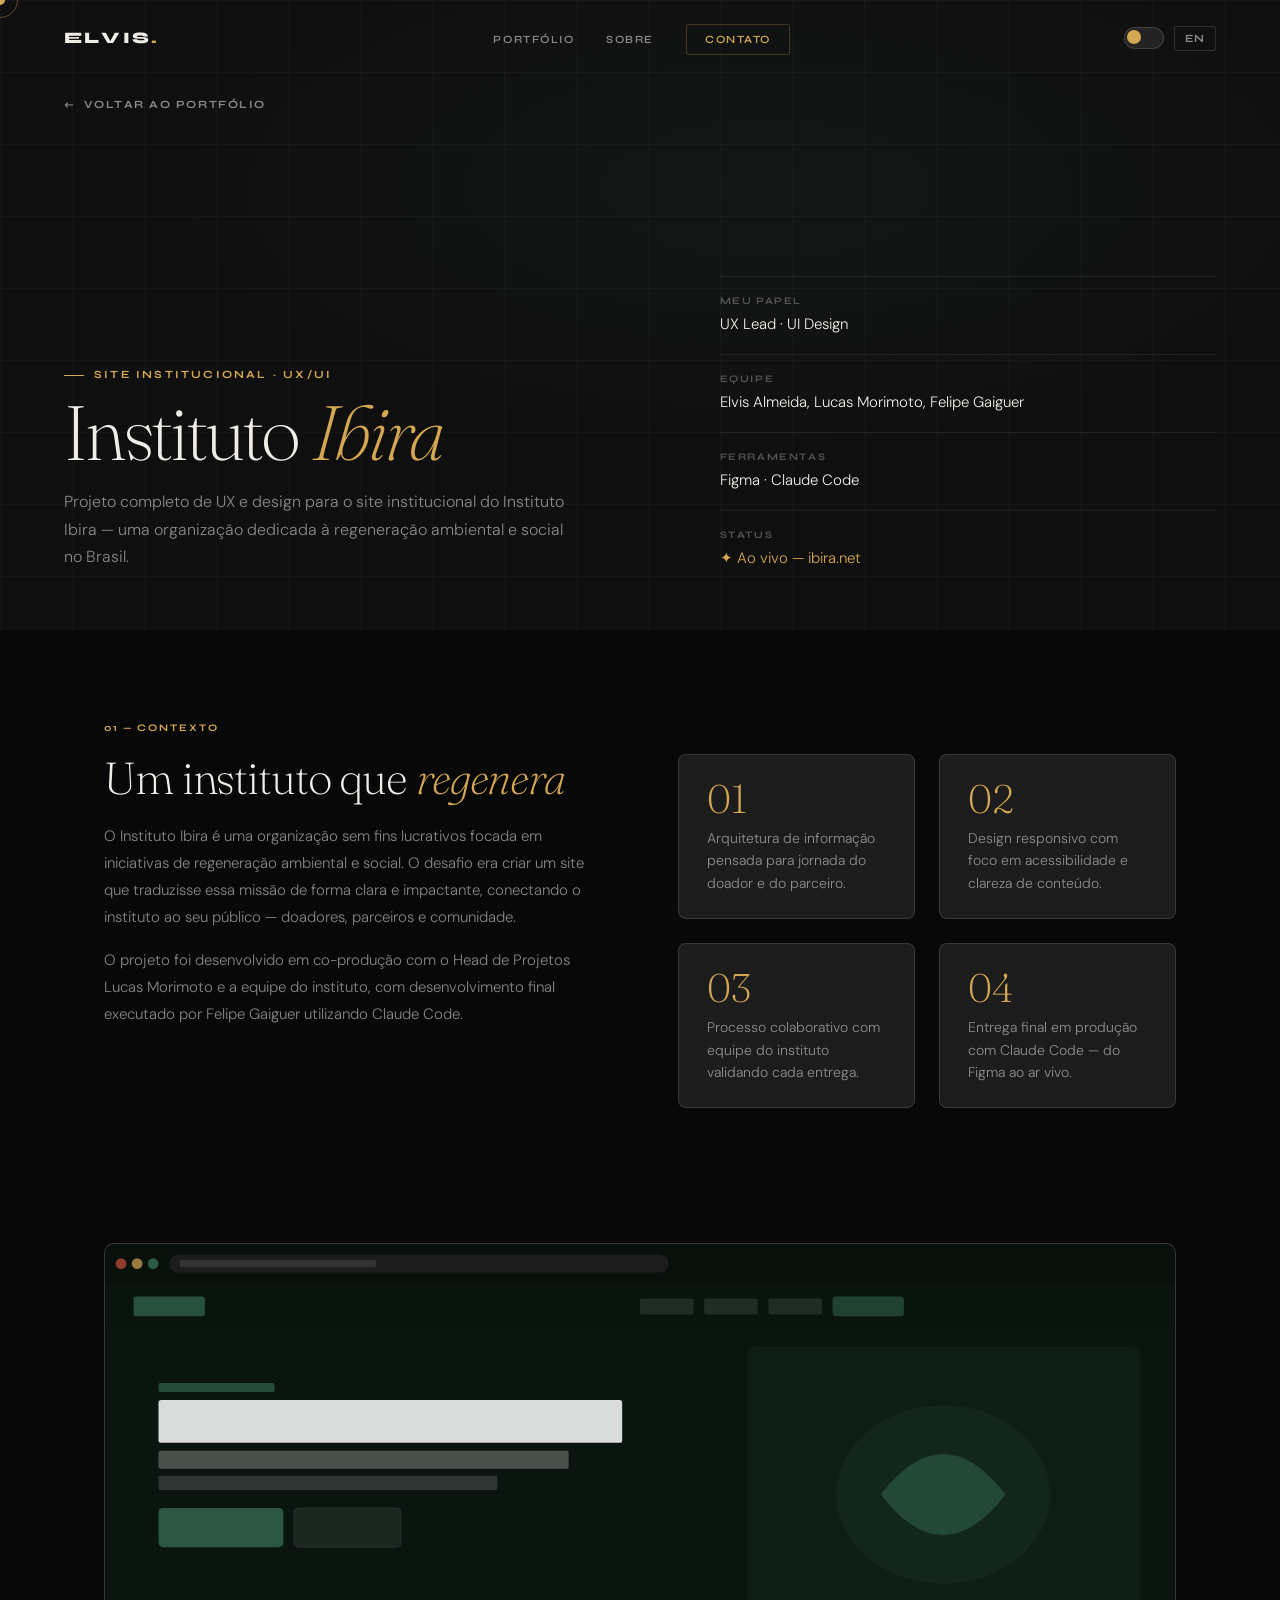
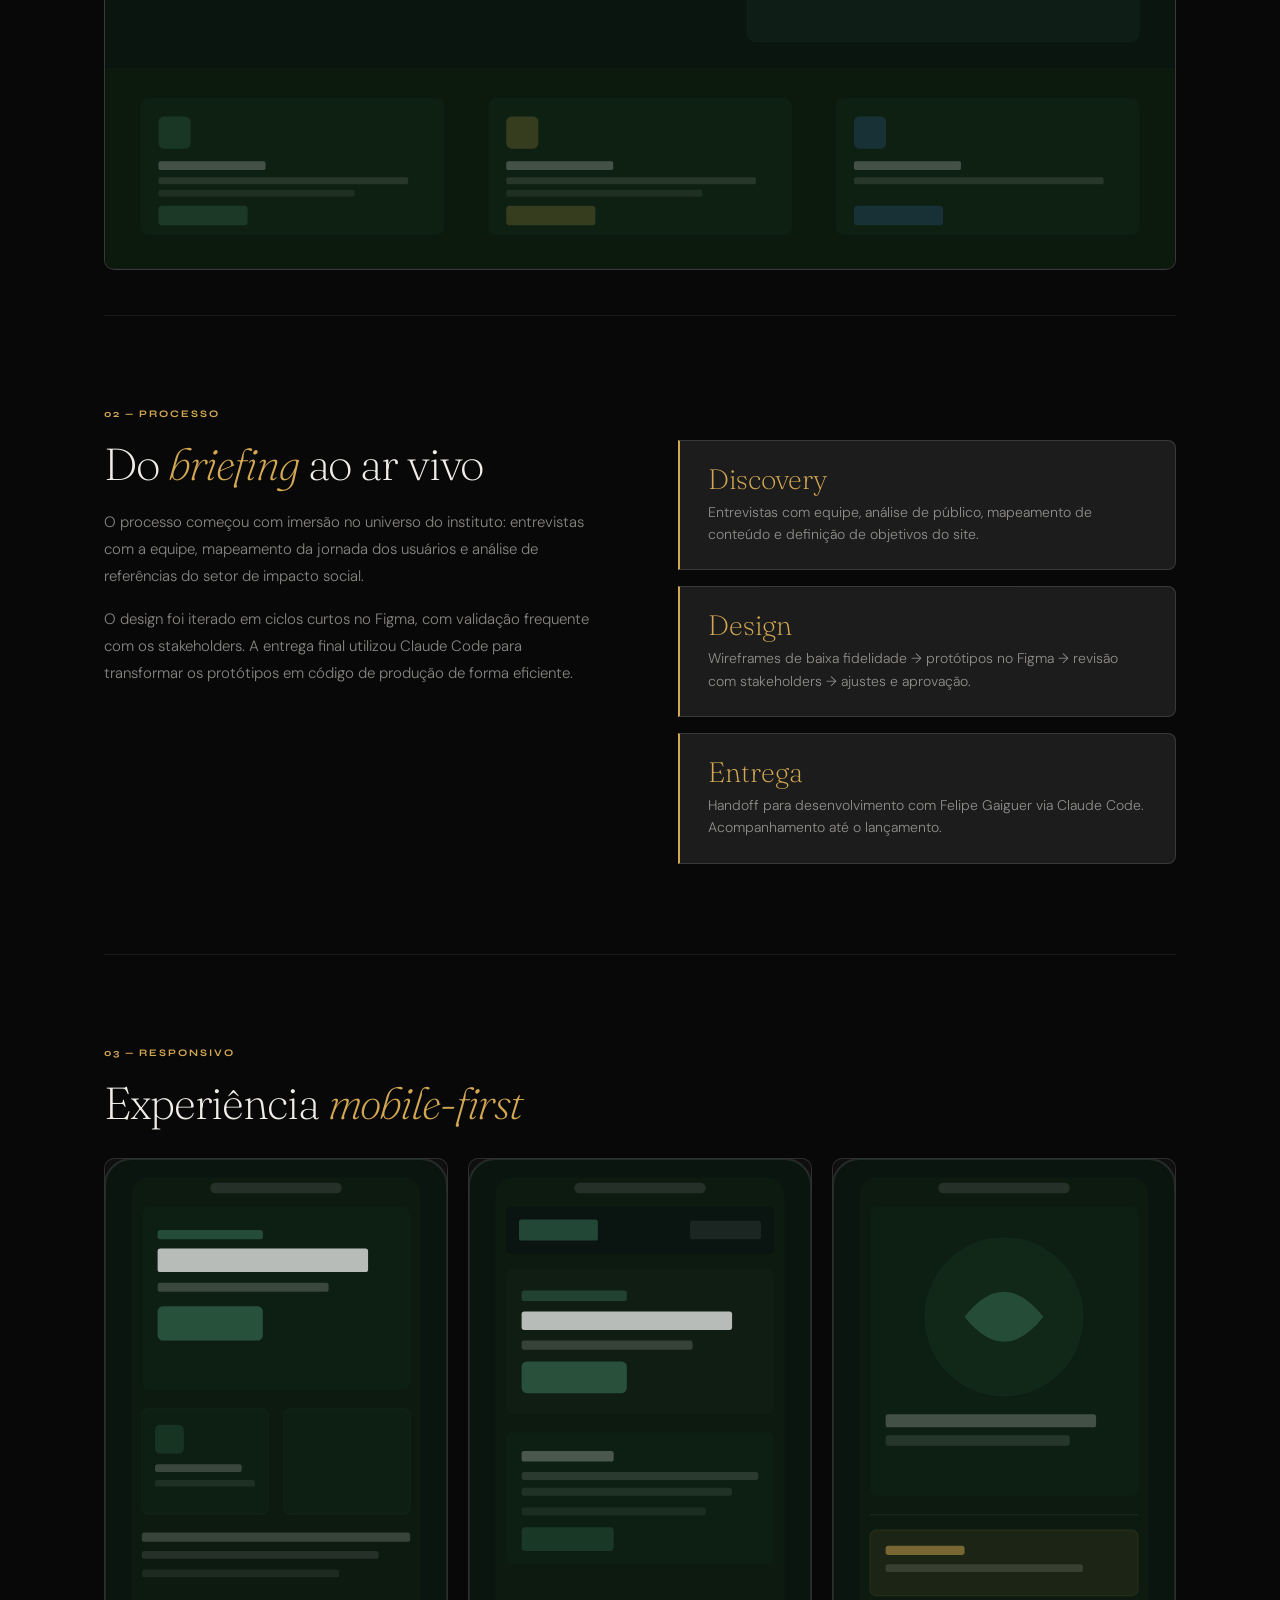
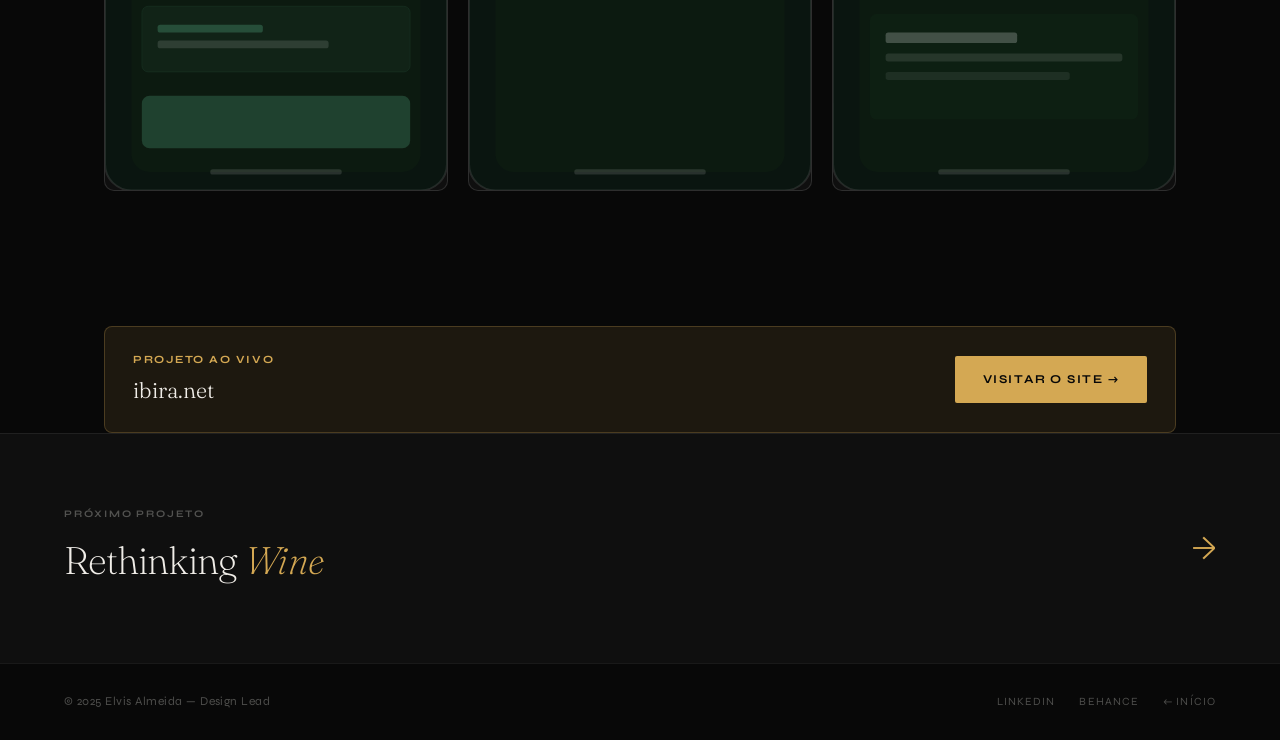
<file: projects/cardapio.html>
<!DOCTYPE html>
<html lang="pt-BR" data-theme="dark">
<head>
<meta charset="UTF-8"/>
<meta name="viewport" content="width=device-width,initial-scale=1.0"/>
<title>Instituto Ibira — Elvis Almeida</title>
<link rel="stylesheet" href="../style.css"/>
<style>
.proj-hero{min-height:70vh;display:flex;flex-direction:column;justify-content:flex-end;padding:calc(var(--h) + 60px) var(--pad) 60px;position:relative;overflow:hidden;background:var(--bg2)}
.proj-hero-bg{position:absolute;inset:0;background:radial-gradient(ellipse 70% 60% at 60% 30%,rgba(61,122,92,.08) 0%,transparent 70%);pointer-events:none}
.proj-hero-grid{position:absolute;inset:0;background-image:linear-gradient(var(--line) 1px,transparent 1px),linear-gradient(90deg,var(--line) 1px,transparent 1px);background-size:72px 72px;opacity:.4}
.proj-back{position:absolute;top:calc(var(--h) + 20px);left:var(--pad);font-family:var(--f-h);font-size:11px;font-weight:700;letter-spacing:.14em;text-transform:uppercase;color:var(--text2);text-decoration:none;display:inline-flex;align-items:center;gap:8px;transition:color .2s}
.proj-back:hover{color:var(--text)}
.proj-hero-inner{position:relative;z-index:1;display:grid;grid-template-columns:1.2fr 1fr;gap:60px;align-items:end}
.proj-category{font-family:var(--f-h);font-size:11px;font-weight:700;letter-spacing:.2em;text-transform:uppercase;color:var(--accent);margin-bottom:14px;display:flex;align-items:center;gap:10px}
.proj-category::before{content:'';width:20px;height:1px;background:var(--accent)}
.proj-title{font-family:var(--f-d);font-size:clamp(42px,6vw,86px);font-weight:200;line-height:.92;letter-spacing:-.035em;font-variation-settings:'opsz' 72;margin-bottom:20px}
.proj-title em{font-style:italic;color:var(--accent)}
.proj-subtitle{font-size:16px;color:var(--text2);line-height:1.7;max-width:500px}
.proj-meta-list{display:flex;flex-direction:column;gap:18px}
.proj-meta-item{display:flex;flex-direction:column;gap:3px;border-top:0.5px solid var(--line);padding-top:16px}
.proj-meta-label{font-family:var(--f-h);font-size:10px;font-weight:700;letter-spacing:.16em;text-transform:uppercase;color:var(--text3)}
.proj-meta-val{font-size:15px;color:var(--text);font-weight:300}
.proj-meta-tags{display:flex;flex-wrap:wrap;gap:6px;margin-top:4px}
/* case sections */
.case-body{max-width:1200px;margin:0 auto;padding:0 var(--pad)}
.case-section{padding:clamp(60px,10vh,100px) 0;border-top:0.5px solid var(--line)}
.case-section:first-child{border-top:none;padding-top:clamp(60px,10vh,100px)}
.case-label{font-family:var(--f-h);font-size:10px;font-weight:700;letter-spacing:.2em;text-transform:uppercase;color:var(--accent);margin-bottom:18px}
.case-h2{font-family:var(--f-d);font-size:clamp(26px,3.5vw,46px);font-weight:200;letter-spacing:-.025em;line-height:1.05;font-variation-settings:'opsz' 46;margin-bottom:22px}
.case-h2 em{font-style:italic;color:var(--accent)}
.case-p{font-size:15px;color:var(--text2);line-height:1.8;max-width:700px}
.case-p+.case-p{margin-top:16px}
.case-2col{display:grid;grid-template-columns:1fr 1fr;gap:clamp(32px,6vw,80px);align-items:start}
.case-3col{display:grid;grid-template-columns:1fr 1fr 1fr;gap:24px}
/* big mockup */
.case-mockup{border-radius:10px;overflow:hidden;background:var(--surface);border:0.5px solid var(--line2);margin:clamp(32px,5vh,60px) 0}
.case-mockup svg{display:block;width:100%;height:auto}
/* insight card */
.insight{background:var(--surface);border:0.5px solid var(--line2);border-radius:8px;padding:24px 28px}
.insight-num{font-family:var(--f-d);font-size:40px;font-weight:200;color:var(--accent);line-height:1;margin-bottom:8px;font-variation-settings:'opsz' 40}
.insight-text{font-size:14px;color:var(--text2);line-height:1.6}
/* live link banner */
.live-banner{background:var(--accent-bg);border:0.5px solid var(--accent-b);border-radius:8px;padding:24px 28px;display:flex;align-items:center;justify-content:space-between;gap:20px;flex-wrap:wrap;margin-top:clamp(32px,5vh,60px)}
.live-banner-text p:first-child{font-family:var(--f-h);font-size:11px;font-weight:700;letter-spacing:.14em;text-transform:uppercase;color:var(--accent);margin-bottom:4px}
.live-banner-text p:last-child{font-family:var(--f-d);font-size:22px;font-weight:300;color:var(--text);font-variation-settings:'opsz' 22}
/* next project */
.next-proj{display:flex;align-items:center;justify-content:space-between;padding:clamp(40px,8vh,80px) var(--pad);border-top:0.5px solid var(--line);background:var(--bg2);text-decoration:none;color:var(--text);transition:background .25s}
.next-proj:hover{background:var(--bg3)}
.next-label{font-family:var(--f-h);font-size:10px;font-weight:700;letter-spacing:.18em;text-transform:uppercase;color:var(--text3);margin-bottom:8px}
.next-title{font-family:var(--f-d);font-size:clamp(24px,3vw,40px);font-weight:200;letter-spacing:-.025em;font-variation-settings:'opsz' 40}
.next-title em{font-style:italic;color:var(--accent)}
.next-arrow{font-size:32px;color:var(--accent);transition:transform .3s var(--ease)}
.next-proj:hover .next-arrow{transform:translateX(8px)}
@media(max-width:900px){
  .proj-hero-inner{grid-template-columns:1fr}
  .case-2col,.case-3col{grid-template-columns:1fr}
}
</style>
</head>
<body>
<div class="cursor" id="cur"></div>
<div class="cursor-ring" id="curR"></div>

<nav id="nav">
  <a href="../index.html" class="nav-logo">Elvis<span>.</span></a>
  <ul class="nav-links">
    <li><a href="../index.html#portfolio" data-pt="Portfólio" data-en="Portfolio">Portfólio</a></li>
    <li><a href="../index.html#about" data-pt="Sobre" data-en="About">Sobre</a></li>
    <li><a href="../index.html#contact" class="nav-cta" data-pt="Contato" data-en="Contact">Contato</a></li>
  </ul>
  <div class="nav-controls">
    <button class="theme-btn" data-toggle-theme></button>
    <button class="lang-btn" data-toggle-lang>EN</button>
    <button class="menu-btn" id="mBtn"><span></span><span></span><span></span></button>
  </div>
</nav>
<div class="mob-nav" id="mobNav">
  <a href="../index.html#portfolio" onclick="closeMob()" data-pt="Portfólio" data-en="Portfolio">Portfólio</a>
  <a href="../index.html#about" onclick="closeMob()" data-pt="Sobre" data-en="About">Sobre</a>
  <a href="../index.html#contact" onclick="closeMob()" data-pt="Contato" data-en="Contact">Contato</a>
  <div class="mob-controls">
    <button class="theme-btn" data-toggle-theme></button>
    <button class="lang-btn" data-toggle-lang>EN</button>
  </div>
</div>

<!-- HERO -->
<section class="proj-hero">
  <div class="proj-hero-bg"></div>
  <div class="proj-hero-grid"></div>
  <a href="../index.html#portfolio" class="proj-back">← <span data-pt="Voltar ao portfólio" data-en="Back to portfolio">Voltar ao portfólio</span></a>
  <div class="proj-hero-inner">
    <div class="rv">
      <p class="proj-category" data-pt="Site Institucional · UX/UI" data-en="Institutional Website · UX/UI">Site Institucional · UX/UI</p>
      <h1 class="proj-title">Instituto <em>Ibira</em></h1>
      <p class="proj-subtitle" data-pt="Projeto completo de UX e design para o site institucional do Instituto Ibira — uma organização dedicada à regeneração ambiental e social no Brasil." data-en="Complete UX and design project for the Instituto Ibira institutional website — an organization dedicated to environmental and social regeneration in Brazil.">Projeto completo de UX e design para o site institucional do Instituto Ibira — uma organização dedicada à regeneração ambiental e social no Brasil.</p>
    </div>
    <div class="proj-meta-list rv2">
      <div class="proj-meta-item">
        <span class="proj-meta-label" data-pt="Meu papel" data-en="My role">Meu papel</span>
        <span class="proj-meta-val">UX Lead · UI Design</span>
      </div>
      <div class="proj-meta-item">
        <span class="proj-meta-label" data-pt="Equipe" data-en="Team">Equipe</span>
        <span class="proj-meta-val">Elvis Almeida, Lucas Morimoto, Felipe Gaiguer</span>
      </div>
      <div class="proj-meta-item">
        <span class="proj-meta-label" data-pt="Ferramentas" data-en="Tools">Ferramentas</span>
        <span class="proj-meta-val">Figma · Claude Code</span>
      </div>
      <div class="proj-meta-item">
        <span class="proj-meta-label" data-pt="Status" data-en="Status">Status</span>
        <span class="proj-meta-val" style="color:var(--accent)" data-pt="✦ Ao vivo — ibira.net" data-en="✦ Live — ibira.net">✦ Ao vivo — ibira.net</span>
      </div>
    </div>
  </div>
</section>

<!-- CASE BODY -->
<div style="background:var(--bg);transition:background .35s">
<div class="case-body">

  <!-- Visão geral -->
  <div class="case-section rv">
    <p class="case-label" data-pt="01 — Contexto" data-en="01 — Context">01 — Contexto</p>
    <div class="case-2col">
      <div>
        <h2 class="case-h2" data-pt-html="Um instituto que <em>regenera</em>" data-en-html="An institute that <em>regenerates</em>">Um instituto que <em>regenera</em></h2>
        <p class="case-p" data-pt="O Instituto Ibira é uma organização sem fins lucrativos focada em iniciativas de regeneração ambiental e social. O desafio era criar um site que traduzisse essa missão de forma clara e impactante, conectando o instituto ao seu público — doadores, parceiros e comunidade." data-en="Instituto Ibira is a non-profit organization focused on environmental and social regeneration initiatives. The challenge was to create a website that translated this mission clearly and impactfully, connecting the institute to its audience — donors, partners and community.">O Instituto Ibira é uma organização sem fins lucrativos focada em iniciativas de regeneração ambiental e social. O desafio era criar um site que traduzisse essa missão de forma clara e impactante, conectando o instituto ao seu público — doadores, parceiros e comunidade.</p>
        <p class="case-p" data-pt="O projeto foi desenvolvido em co-produção com o Head de Projetos Lucas Morimoto e a equipe do instituto, com desenvolvimento final executado por Felipe Gaiguer utilizando Claude Code." data-en="The project was developed in co-production with Head of Projects Lucas Morimoto and the institute's team, with final development executed by Felipe Gaiguer using Claude Code.">O projeto foi desenvolvido em co-produção com o Head de Projetos Lucas Morimoto e a equipe do instituto, com desenvolvimento final executado por Felipe Gaiguer utilizando Claude Code.</p>
      </div>
      <div class="case-3col" style="grid-template-columns:1fr 1fr">
        <div class="insight"><div class="insight-num">01</div><div class="insight-text" data-pt="Arquitetura de informação pensada para jornada do doador e do parceiro." data-en="Information architecture designed for the donor and partner journey.">Arquitetura de informação pensada para jornada do doador e do parceiro.</div></div>
        <div class="insight"><div class="insight-num">02</div><div class="insight-text" data-pt="Design responsivo com foco em acessibilidade e clareza de conteúdo." data-en="Responsive design focused on accessibility and content clarity.">Design responsivo com foco em acessibilidade e clareza de conteúdo.</div></div>
        <div class="insight"><div class="insight-num">03</div><div class="insight-text" data-pt="Processo colaborativo com equipe do instituto validando cada entrega." data-en="Collaborative process with institute team validating each delivery.">Processo colaborativo com equipe do instituto validando cada entrega.</div></div>
        <div class="insight"><div class="insight-num">04</div><div class="insight-text" data-pt="Entrega final em produção com Claude Code — do Figma ao ar vivo." data-en="Final production delivery with Claude Code — from Figma to live.">Entrega final em produção com Claude Code — do Figma ao ar vivo.</div></div>
      </div>
    </div>
  </div>

  <!-- Mockup principal -->
  <div class="case-mockup rv">
    <svg width="100%" viewBox="0 0 1200 700" fill="none" xmlns="http://www.w3.org/2000/svg">
      <rect width="1200" height="700" fill="#0d1a12"/>
      <!-- browser chrome -->
      <rect width="1200" height="44" fill="rgba(0,0,0,.4)"/>
      <circle cx="18" cy="22" r="6" fill="rgba(201,79,59,.7)"/>
      <circle cx="36" cy="22" r="6" fill="rgba(212,168,83,.7)"/>
      <circle cx="54" cy="22" r="6" fill="rgba(61,122,92,.7)"/>
      <rect x="72" y="12" width="560" height="20" rx="10" fill="#1c1c1c"/>
      <rect x="84" y="18" width="220" height="8" rx="2" fill="rgba(255,255,255,.1)"/>
      <!-- nav -->
      <rect x="0" y="44" width="1200" height="52" fill="rgba(8,20,14,.88)"/>
      <rect x="32" y="59" width="80" height="22" rx="3" fill="rgba(61,122,92,.6)"/>
      <rect x="600" y="61" width="60" height="18" rx="2" fill="rgba(255,255,255,.1)"/>
      <rect x="672" y="61" width="60" height="18" rx="2" fill="rgba(255,255,255,.1)"/>
      <rect x="744" y="61" width="60" height="18" rx="2" fill="rgba(255,255,255,.1)"/>
      <rect x="816" y="59" width="80" height="22" rx="4" fill="rgba(61,122,92,.45)"/>
      <!-- hero section -->
      <rect x="0" y="96" width="1200" height="380" fill="#0a1510"/>
      <rect x="60" y="156" width="130" height="10" rx="2" fill="rgba(61,122,92,.55)"/>
      <rect x="60" y="175" width="520" height="48" rx="3" fill="rgba(255,255,255,.85)"/>
      <rect x="60" y="232" width="460" height="20" rx="2" fill="rgba(255,255,255,.25)"/>
      <rect x="60" y="260" width="380" height="16" rx="2" fill="rgba(255,255,255,.14)"/>
      <rect x="60" y="296" width="140" height="44" rx="5" fill="rgba(61,122,92,.65)"/>
      <rect x="212" y="296" width="120" height="44" rx="5" fill="rgba(255,255,255,.07)" stroke="rgba(255,255,255,.18)" stroke-width=".5"/>
      <!-- right image -->
      <rect x="720" y="116" width="440" height="330" rx="10" fill="rgba(61,122,92,.08)" stroke="rgba(61,122,92,.18)" stroke-width=".5"/>
      <ellipse cx="940" cy="281" rx="120" ry="100" fill="rgba(61,122,92,.1)"/>
      <path d="M870 281 Q940 190 1010 281 Q940 372 870 281Z" fill="rgba(61,122,92,.4)"/>
      <!-- section cards -->
      <rect x="0" y="476" width="1200" height="224" fill="#0c1a0e"/>
      <rect x="40" y="510" width="340" height="152" rx="8" fill="#0e2012" stroke="rgba(61,122,92,.1)" stroke-width=".5"/>
      <rect x="60" y="530" width="36" height="36" rx="6" fill="rgba(61,122,92,.25)"/>
      <rect x="60" y="580" width="120" height="10" rx="2" fill="rgba(255,255,255,.22)"/>
      <rect x="60" y="598" width="280" height="8" rx="2" fill="rgba(255,255,255,.1)"/>
      <rect x="60" y="612" width="220" height="8" rx="2" fill="rgba(255,255,255,.07)"/>
      <rect x="60" y="630" width="100" height="22" rx="4" fill="rgba(61,122,92,.28)"/>
      <rect x="430" y="510" width="340" height="152" rx="8" fill="#0e2012" stroke="rgba(61,122,92,.1)" stroke-width=".5"/>
      <rect x="450" y="530" width="36" height="36" rx="6" fill="rgba(212,168,83,.2)"/>
      <rect x="450" y="580" width="120" height="10" rx="2" fill="rgba(255,255,255,.22)"/>
      <rect x="450" y="598" width="280" height="8" rx="2" fill="rgba(255,255,255,.1)"/>
      <rect x="450" y="612" width="220" height="8" rx="2" fill="rgba(255,255,255,.07)"/>
      <rect x="450" y="630" width="100" height="22" rx="4" fill="rgba(212,168,83,.2)"/>
      <rect x="820" y="510" width="340" height="152" rx="8" fill="#0e2012" stroke="rgba(61,122,92,.1)" stroke-width=".5"/>
      <rect x="840" y="530" width="36" height="36" rx="6" fill="rgba(59,108,181,.22)"/>
      <rect x="840" y="580" width="120" height="10" rx="2" fill="rgba(255,255,255,.22)"/>
      <rect x="840" y="598" width="280" height="8" rx="2" fill="rgba(255,255,255,.1)"/>
      <rect x="840" y="630" width="100" height="22" rx="4" fill="rgba(59,108,181,.22)"/>
    </svg>
  </div>

  <!-- Processo -->
  <div class="case-section rv">
    <p class="case-label" data-pt="02 — Processo" data-en="02 — Process">02 — Processo</p>
    <div class="case-2col">
      <div>
        <h2 class="case-h2" data-pt-html="Do <em>briefing</em> ao ar vivo" data-en-html="From <em>briefing</em> to live">Do <em>briefing</em> ao ar vivo</h2>
        <p class="case-p" data-pt="O processo começou com imersão no universo do instituto: entrevistas com a equipe, mapeamento da jornada dos usuários e análise de referências do setor de impacto social." data-en="The process began with immersion in the institute's universe: team interviews, user journey mapping and analysis of references from the social impact sector.">O processo começou com imersão no universo do instituto: entrevistas com a equipe, mapeamento da jornada dos usuários e análise de referências do setor de impacto social.</p>
        <p class="case-p" data-pt="O design foi iterado em ciclos curtos no Figma, com validação frequente com os stakeholders. A entrega final utilizou Claude Code para transformar os protótipos em código de produção de forma eficiente." data-en="The design was iterated in short cycles in Figma, with frequent stakeholder validation. The final delivery used Claude Code to efficiently transform prototypes into production code.">O design foi iterado em ciclos curtos no Figma, com validação frequente com os stakeholders. A entrega final utilizou Claude Code para transformar os protótipos em código de produção de forma eficiente.</p>
      </div>
      <div style="display:flex;flex-direction:column;gap:16px">
        <div class="insight" style="border-left:2px solid var(--accent);border-radius:0 8px 8px 0">
          <div class="insight-num" style="font-size:28px">Discovery</div>
          <div class="insight-text" data-pt="Entrevistas com equipe, análise de público, mapeamento de conteúdo e definição de objetivos do site." data-en="Team interviews, audience analysis, content mapping and site objective definition.">Entrevistas com equipe, análise de público, mapeamento de conteúdo e definição de objetivos do site.</div>
        </div>
        <div class="insight" style="border-left:2px solid var(--accent);border-radius:0 8px 8px 0">
          <div class="insight-num" style="font-size:28px">Design</div>
          <div class="insight-text" data-pt="Wireframes de baixa fidelidade → protótipos no Figma → revisão com stakeholders → ajustes e aprovação." data-en="Low-fidelity wireframes → Figma prototypes → stakeholder review → adjustments and approval.">Wireframes de baixa fidelidade → protótipos no Figma → revisão com stakeholders → ajustes e aprovação.</div>
        </div>
        <div class="insight" style="border-left:2px solid var(--accent);border-radius:0 8px 8px 0">
          <div class="insight-num" style="font-size:28px">Entrega</div>
          <div class="insight-text" data-pt="Handoff para desenvolvimento com Felipe Gaiguer via Claude Code. Acompanhamento até o lançamento." data-en="Development handoff with Felipe Gaiguer via Claude Code. Follow-through to launch.">Handoff para desenvolvimento com Felipe Gaiguer via Claude Code. Acompanhamento até o lançamento.</div>
        </div>
      </div>
    </div>
  </div>

  <!-- Mobile mockup -->
  <div class="case-section rv">
    <p class="case-label" data-pt="03 — Responsivo" data-en="03 — Responsive">03 — Responsivo</p>
    <h2 class="case-h2" data-pt-html="Experiência <em>mobile-first</em>" data-en-html="<em>Mobile-first</em> experience">Experiência <em>mobile-first</em></h2>
    <div style="display:grid;grid-template-columns:repeat(3,1fr);gap:20px;margin-top:32px">
      <!-- mobile frames -->
      <div class="case-mockup" style="margin:0;background:var(--bg2)">
        <svg viewBox="0 0 260 480" fill="none" xmlns="http://www.w3.org/2000/svg">
          <rect width="260" height="480" rx="20" fill="#0a1510" stroke="rgba(255,255,255,.1)" stroke-width="1.5"/>
          <rect x="20" y="14" width="220" height="452" rx="14" fill="#0c1a10"/>
          <rect x="80" y="18" width="100" height="8" rx="4" fill="rgba(255,255,255,.1)"/>
          <rect x="28" y="36" width="204" height="140" rx="6" fill="#0d1f12"/>
          <rect x="40" y="54" width="80" height="7" rx="2" fill="rgba(61,122,92,.5)"/>
          <rect x="40" y="68" width="160" height="18" rx="2" fill="rgba(255,255,255,.7)"/>
          <rect x="40" y="94" width="130" height="7" rx="2" fill="rgba(255,255,255,.18)"/>
          <rect x="40" y="112" width="80" height="26" rx="4" fill="rgba(61,122,92,.55)"/>
          <rect x="28" y="190" width="96" height="80" rx="5" fill="#0d1f12" stroke="rgba(255,255,255,.06)" stroke-width=".5"/>
          <rect x="38" y="202" width="22" height="22" rx="4" fill="rgba(61,122,92,.22)"/>
          <rect x="38" y="232" width="66" height="6" rx="2" fill="rgba(255,255,255,.18)"/>
          <rect x="38" y="244" width="76" height="5" rx="2" fill="rgba(255,255,255,.07)"/>
          <rect x="136" y="190" width="96" height="80" rx="5" fill="#0d1f12" stroke="rgba(255,255,255,.06)" stroke-width=".5"/>
          <rect x="28" y="284" width="204" height="7" rx="2" fill="rgba(255,255,255,.18)"/>
          <rect x="28" y="298" width="180" height="6" rx="2" fill="rgba(255,255,255,.1)"/>
          <rect x="28" y="312" width="150" height="6" rx="2" fill="rgba(255,255,255,.07)"/>
          <rect x="28" y="340" width="204" height="50" rx="5" fill="rgba(61,122,92,.1)" stroke="rgba(61,122,92,.2)" stroke-width=".5"/>
          <rect x="40" y="354" width="80" height="6" rx="2" fill="rgba(61,122,92,.5)"/>
          <rect x="40" y="366" width="130" height="6" rx="2" fill="rgba(255,255,255,.12)"/>
          <rect x="28" y="408" width="204" height="40" rx="6" fill="rgba(61,122,92,.4)"/>
          <rect x="80" y="464" width="100" height="4" rx="2" fill="rgba(255,255,255,.12)"/>
        </svg>
      </div>
      <div class="case-mockup" style="margin:0;background:var(--bg2)">
        <svg viewBox="0 0 260 480" fill="none" xmlns="http://www.w3.org/2000/svg">
          <rect width="260" height="480" rx="20" fill="#0a1510" stroke="rgba(255,255,255,.1)" stroke-width="1.5"/>
          <rect x="20" y="14" width="220" height="452" rx="14" fill="#0c1a10"/>
          <rect x="80" y="18" width="100" height="8" rx="4" fill="rgba(255,255,255,.1)"/>
          <rect x="28" y="36" width="204" height="36" rx="4" fill="#0a1410"/>
          <rect x="38" y="46" width="60" height="16" rx="2" fill="rgba(61,122,92,.5)"/>
          <rect x="168" y="47" width="54" height="14" rx="2" fill="rgba(255,255,255,.07)"/>
          <rect x="28" y="84" width="204" height="110" rx="5" fill="#101d12"/>
          <rect x="40" y="100" width="80" height="8" rx="2" fill="rgba(61,122,92,.4)"/>
          <rect x="40" y="116" width="160" height="14" rx="2" fill="rgba(255,255,255,.7)"/>
          <rect x="40" y="138" width="130" height="7" rx="2" fill="rgba(255,255,255,.16)"/>
          <rect x="40" y="154" width="80" height="24" rx="4" fill="rgba(61,122,92,.55)"/>
          <rect x="28" y="208" width="204" height="100" rx="5" fill="#0d1f12"/>
          <rect x="40" y="222" width="70" height="8" rx="2" fill="rgba(255,255,255,.25)"/>
          <rect x="40" y="238" width="180" height="6" rx="2" fill="rgba(255,255,255,.12)"/>
          <rect x="40" y="250" width="160" height="6" rx="2" fill="rgba(255,255,255,.08)"/>
          <rect x="40" y="265" width="140" height="6" rx="2" fill="rgba(255,255,255,.06)"/>
          <rect x="40" y="280" width="70" height="18" rx="3" fill="rgba(61,122,92,.28)"/>
          <rect x="80" y="464" width="100" height="4" rx="2" fill="rgba(255,255,255,.12)"/>
        </svg>
      </div>
      <div class="case-mockup" style="margin:0;background:var(--bg2)">
        <svg viewBox="0 0 260 480" fill="none" xmlns="http://www.w3.org/2000/svg">
          <rect width="260" height="480" rx="20" fill="#0a1510" stroke="rgba(255,255,255,.1)" stroke-width="1.5"/>
          <rect x="20" y="14" width="220" height="452" rx="14" fill="#0c1a10"/>
          <rect x="80" y="18" width="100" height="8" rx="4" fill="rgba(255,255,255,.1)"/>
          <rect x="28" y="36" width="204" height="220" rx="5" fill="#0d1f12"/>
          <circle cx="130" cy="120" r="60" fill="rgba(61,122,92,.08)" stroke="rgba(61,122,92,.14)" stroke-width=".5"/>
          <path d="M100 120 Q130 82 160 120 Q130 158 100 120Z" fill="rgba(61,122,92,.45)"/>
          <rect x="40" y="194" width="160" height="10" rx="2" fill="rgba(255,255,255,.22)"/>
          <rect x="40" y="210" width="140" height="8" rx="2" fill="rgba(255,255,255,.1)"/>
          <rect x="28" y="270" width="204" height="1" fill="rgba(255,255,255,.06)"/>
          <rect x="28" y="282" width="204" height="50" rx="5" fill="rgba(212,168,83,.08)" stroke="rgba(212,168,83,.18)" stroke-width=".5"/>
          <rect x="40" y="294" width="60" height="7" rx="2" fill="rgba(212,168,83,.5)"/>
          <rect x="40" y="308" width="150" height="6" rx="2" fill="rgba(255,255,255,.12)"/>
          <rect x="28" y="346" width="204" height="80" rx="5" fill="#0d1f12"/>
          <rect x="40" y="360" width="100" height="8" rx="2" fill="rgba(255,255,255,.22)"/>
          <rect x="40" y="376" width="180" height="6" rx="2" fill="rgba(255,255,255,.1)"/>
          <rect x="40" y="390" width="140" height="6" rx="2" fill="rgba(255,255,255,.07)"/>
          <rect x="80" y="464" width="100" height="4" rx="2" fill="rgba(255,255,255,.12)"/>
        </svg>
      </div>
    </div>
  </div>

  <!-- Live link -->
  <div class="live-banner rv">
    <div class="live-banner-text">
      <p data-pt="Projeto ao vivo" data-en="Live project">Projeto ao vivo</p>
      <p>ibira.net</p>
    </div>
    <a href="https://www.ibira.net/" target="_blank" rel="noopener" class="btn-primary" data-pt="Visitar o site →" data-en="Visit the site →">Visitar o site →</a>
  </div>

</div><!-- /case-body -->
</div>

<!-- NEXT PROJECT -->
<a href="rwi.html" class="next-proj">
  <div>
    <p class="next-label" data-pt="Próximo projeto" data-en="Next project">Próximo projeto</p>
    <p class="next-title">Rethinking <em>Wine</em></p>
  </div>
  <span class="next-arrow">→</span>
</a>

<footer class="site-footer">
  <p class="footer-copy" data-pt="© 2025 Elvis Almeida — Design Lead" data-en="© 2025 Elvis Almeida — Design Lead">© 2025 Elvis Almeida — Design Lead</p>
  <div class="footer-links">
    <a href="https://www.linkedin.com/in/elvis-almeida-10427256/" target="_blank">LinkedIn</a>
    <a href="https://www.behance.net/elvisarteefc4" target="_blank">Behance</a>
    <a href="../index.html" data-pt="← Início" data-en="← Home">← Início</a>
  </div>
</footer>

<script src="../shared.js"></script>
</body>
</html>
</file>
<file: main.css>
/* ═══════════════════════════════════════════════════════
   ELVIS ALMEIDA PORTFOLIO — main.css
═══════════════════════════════════════════════════════ */
@import url('https://fonts.googleapis.com/css2?family=Fraunces:ital,opsz,wght@0,9..144,200..800;1,9..144,200..800&family=Syne:wght@400;500;600;700;800&family=DM+Sans:ital,opsz,wght@0,9..40,300..500;1,9..40,300..500&display=swap');

*, *::before, *::after { box-sizing: border-box; margin: 0; padding: 0; }

/* ── TOKENS ── */
:root {
  --nav-h: 72px;
  --pad: clamp(20px, 5vw, 80px);
  --fd: 'Fraunces', Georgia, serif;
  --fh: 'Syne', sans-serif;
  --fb: 'DM Sans', sans-serif;
  --ease: cubic-bezier(.22,.68,0,1.2);
  --ease2: cubic-bezier(.25,.46,.45,.94);
  --tr: color .25s var(--ease2), background-color .25s var(--ease2), border-color .25s var(--ease2);
}

/* ── DARK ── */
[data-theme="dark"] {
  --bg:       #090909;
  --bg2:      #111;
  --bg3:      #181818;
  --surf:     #1d1d1d;
  --surf2:    #242424;
  --line:     rgba(255,255,255,.07);
  --line2:    rgba(255,255,255,.13);
  --text:     #f0ede8;
  --t2:       rgba(240,237,232,.52);
  --t3:       rgba(240,237,232,.28);
  --accent:   #d4a853;
  --acc-bg:   rgba(212,168,83,.09);
  --acc-b:    rgba(212,168,83,.22);
  --tag-bg:   rgba(255,255,255,.05);
  --tag-c:    rgba(240,237,232,.4);
  --card:     #111;
  --card-h:   #161616;
  --nav-bg:   rgba(9,9,9,.9);
  --ph:       #1e1e1e;
  --ph-b:     rgba(255,255,255,.06);
  --ph-t:     rgba(255,255,255,.2);
}

/* ── LIGHT ── */
[data-theme="light"] {
  --bg:       #f4f1eb;
  --bg2:      #ece9e2;
  --bg3:      #e3e0d9;
  --surf:     #fff;
  --surf2:    #f7f4ee;
  --line:     rgba(14,13,11,.1);
  --line2:    rgba(14,13,11,.16);
  --text:     #0e0d0b;
  --t2:       rgba(14,13,11,.55);
  --t3:       rgba(14,13,11,.36);
  --accent:   #b8432f;
  --acc-bg:   rgba(184,67,47,.07);
  --acc-b:    rgba(184,67,47,.2);
  --tag-bg:   rgba(14,13,11,.05);
  --tag-c:    rgba(14,13,11,.42);
  --card:     #f4f1eb;
  --card-h:   #ece9e2;
  --nav-bg:   rgba(244,241,235,.92);
  --ph:       #dedad3;
  --ph-b:     rgba(14,13,11,.08);
  --ph-t:     rgba(14,13,11,.32);
}

html { scroll-behavior: smooth; }
body {
  background: var(--bg); color: var(--text);
  font-family: var(--fb); font-size: 15px;
  line-height: 1.65; font-weight: 300;
  overflow-x: hidden; cursor: none;
  transition: background .3s, color .3s;
}

/* ── CURSOR ── */
#cursor, #cursor-ring {
  position: fixed; border-radius: 50%;
  pointer-events: none; z-index: 9999;
  transform: translate(-50%,-50%);
}
#cursor {
  width: 8px; height: 8px; background: var(--accent);
  z-index: 9999; transition: width .25s var(--ease2), height .25s var(--ease2);
}
#cursor-ring {
  width: 32px; height: 32px;
  border: 1px solid var(--accent); opacity: .35; z-index: 9998;
  transition: width .3s var(--ease2), height .3s var(--ease2);
}
body.c-hover #cursor { width: 18px; height: 18px; }
body.c-hover #cursor-ring { width: 52px; height: 52px; opacity: .18; }

/* ── NAV ── */
#nav {
  position: fixed; top: 0; left: 0; right: 0; height: var(--nav-h);
  display: flex; align-items: center; justify-content: space-between;
  padding: 0 var(--pad); z-index: 200;
  border-bottom: 0.5px solid transparent;
  transition: background .35s, border-color .35s;
}
#nav.scrolled {
  background: var(--nav-bg); backdrop-filter: blur(16px);
  border-bottom-color: var(--line);
}
.nav-logo {
  font-family: var(--fh); font-size: 15px; font-weight: 800;
  letter-spacing: .15em; text-transform: uppercase;
  color: var(--text); text-decoration: none; transition: var(--tr);
}
.nav-logo span { color: var(--accent); }
.nav-links { display: flex; align-items: center; gap: 30px; list-style: none; }
.nav-links a {
  font-family: var(--fh); font-size: 11px; font-weight: 600;
  letter-spacing: .14em; text-transform: uppercase;
  color: var(--t2); text-decoration: none; transition: var(--tr);
}
.nav-links a:hover { color: var(--text); }
.nav-cta {
  color: var(--accent) !important;
  border: 0.5px solid var(--acc-b) !important;
  padding: 7px 16px !important; border-radius: 2px;
}
.nav-cta:hover { background: var(--acc-bg) !important; }
.nav-controls { display: flex; align-items: center; gap: 10px; }

/* theme toggle */
.toggle-theme {
  width: 44px; height: 24px; border-radius: 12px;
  background: var(--surf2); border: 1px solid var(--line2);
  cursor: pointer; position: relative; flex-shrink: 0; transition: .3s;
}
.toggle-theme::after {
  content: ''; position: absolute; top: 3px; left: 3px;
  width: 16px; height: 16px; border-radius: 50%; background: var(--accent);
  transition: transform .3s var(--ease2);
}
[data-theme="light"] .toggle-theme::after { transform: translateX(20px); }

/* lang btn */
.toggle-lang {
  font-family: var(--fh); font-size: 11px; font-weight: 700;
  letter-spacing: .1em; color: var(--t2); background: none;
  border: 0.5px solid var(--line2); padding: 5px 10px;
  border-radius: 2px; cursor: pointer; transition: var(--tr);
}
.toggle-lang:hover { color: var(--text); border-color: var(--line); }

/* hamburger */
.nav-ham {
  display: none; flex-direction: column; gap: 5px;
  background: none; border: none; cursor: pointer; padding: 4px;
}
.nav-ham span {
  display: block; width: 22px; height: 1px; background: var(--text);
  transition: transform .3s, opacity .3s;
}
.nav-ham.open span:nth-child(1) { transform: translateY(6px) rotate(45deg); }
.nav-ham.open span:nth-child(2) { opacity: 0; }
.nav-ham.open span:nth-child(3) { transform: translateY(-6px) rotate(-45deg); }

/* ── MOBILE MENU ── */
#mob-menu {
  display: none; position: fixed; inset: 0; background: var(--bg); z-index: 190;
  flex-direction: column; justify-content: center; align-items: center;
  gap: 32px; transition: background .3s;
}
#mob-menu.open { display: flex; }
#mob-menu a {
  font-family: var(--fd); font-size: clamp(30px, 8vw, 52px);
  font-weight: 200; color: var(--text); text-decoration: none;
  font-variation-settings: 'opsz' 48; transition: color .2s;
}
#mob-menu a:hover { color: var(--accent); }
.mob-controls { display: flex; gap: 12px; margin-top: 8px; }

/* ── SHARED ── */
.sec-pad { padding: clamp(72px, 11vh, 140px) var(--pad); }
.sec-bg2 { background: var(--bg2); transition: background .3s; }

.sec-header {
  display: flex; align-items: baseline; gap: 18px;
  margin-bottom: clamp(40px, 7vh, 72px); flex-wrap: wrap;
}
.sec-num {
  font-family: var(--fh); font-size: 10px; font-weight: 700;
  letter-spacing: .22em; color: var(--accent); min-width: 26px;
}
.sec-title {
  font-family: var(--fd); font-size: clamp(34px, 5vw, 68px);
  font-weight: 200; letter-spacing: -.03em; line-height: .95;
  font-variation-settings: 'opsz' 72; transition: color .3s;
}
.sec-title em { font-style: italic; color: var(--accent); font-weight: 300; }
.sec-hr { flex: 1; min-width: 20px; height: 0.5px; background: var(--line); align-self: center; }
.sec-sub { font-size: 13px; color: var(--t2); line-height: 1.7; font-style: italic; max-width: 280px; margin-left: auto; }

/* placeholder */
.img-ph {
  width: 100%; height: 100%; background: var(--ph);
  border: 0.5px solid var(--ph-b);
  display: flex; flex-direction: column; align-items: center; justify-content: center;
  gap: 10px; transition: background .25s;
}
.img-ph svg { color: var(--ph-t); }
.img-ph span {
  font-family: var(--fh); font-size: 10px; font-weight: 600;
  letter-spacing: .14em; text-transform: uppercase; color: var(--ph-t);
}

/* tags */
.tags { display: flex; flex-wrap: wrap; gap: 6px; }
.tag {
  font-family: var(--fh); font-size: 10px; font-weight: 600;
  letter-spacing: .08em; text-transform: uppercase;
  color: var(--tag-c); background: var(--tag-bg);
  border: 0.5px solid var(--line2); padding: 4px 10px;
  border-radius: 20px; transition: var(--tr);
}
.tag:hover { border-color: var(--accent); color: var(--accent); }

/* buttons */
.btn-fill {
  display: inline-flex; align-items: center; gap: 8px;
  font-family: var(--fh); font-size: 12px; font-weight: 700;
  letter-spacing: .12em; text-transform: uppercase;
  background: var(--accent); color: var(--bg);
  padding: 13px 26px; border-radius: 2px;
  text-decoration: none; border: none; cursor: pointer;
  transition: opacity .2s, transform .2s var(--ease);
}
.btn-fill:hover { opacity: .85; transform: translateY(-2px); }
.btn-ghost {
  display: inline-flex; align-items: center; gap: 8px;
  font-family: var(--fh); font-size: 12px; font-weight: 700;
  letter-spacing: .12em; text-transform: uppercase;
  background: transparent; color: var(--text);
  padding: 13px 26px; border-radius: 2px;
  border: 0.5px solid var(--line2); text-decoration: none; cursor: pointer;
  transition: var(--tr), transform .2s var(--ease);
}
.btn-ghost:hover { border-color: var(--line); transform: translateY(-2px); }
.text-link {
  font-family: var(--fh); font-size: 11px; font-weight: 700;
  letter-spacing: .1em; text-transform: uppercase;
  color: var(--accent); text-decoration: none;
  display: inline-flex; align-items: center; gap: 8px;
  border-bottom: 1px solid var(--acc-b); padding-bottom: 2px;
  transition: border-color .2s;
}
.text-link:hover { border-color: var(--accent); }

/* reveal */
.rv  { opacity: 0; transform: translateY(24px); transition: opacity .7s var(--ease2), transform .7s var(--ease2); }
.rv2 { opacity: 0; transform: translateX(-24px); transition: opacity .7s var(--ease2), transform .7s var(--ease2); }
.rv.on, .rv2.on { opacity: 1; transform: none; }

/* ── HERO ── */
#hero {
  min-height: 100svh; padding-top: var(--nav-h);
  display: flex; flex-direction: column; position: relative; overflow: hidden;
}
.hero-grid {
  position: absolute; inset: 0; pointer-events: none;
  background-image: linear-gradient(var(--line) 1px, transparent 1px),
    linear-gradient(90deg, var(--line) 1px, transparent 1px);
  background-size: 68px 68px; opacity: .55; transition: opacity .3s;
}
.hero-glow {
  position: absolute; inset: 0; pointer-events: none;
  background: radial-gradient(ellipse 50% 60% at 75% 35%, var(--acc-bg), transparent 70%);
}
.hero-body {
  flex: 1; display: grid; grid-template-columns: 1.15fr 1fr;
  gap: clamp(32px, 5vw, 80px); align-items: center;
  padding: clamp(56px, 9vh, 110px) var(--pad) 32px;
  position: relative; z-index: 1;
}
.hero-kicker {
  display: inline-flex; align-items: center; gap: 10px;
  font-family: var(--fh); font-size: 10px; font-weight: 700;
  letter-spacing: .22em; text-transform: uppercase; color: var(--accent);
  margin-bottom: 16px;
}
.hero-kicker::before { content: ''; width: 22px; height: 1px; background: var(--accent); }
h1.hero-name {
  font-family: var(--fd); font-size: clamp(54px, 7.8vw, 116px);
  font-weight: 200; line-height: .9; letter-spacing: -.035em;
  font-variation-settings: 'opsz' 72; margin-bottom: 10px;
}
h1.hero-name em { font-style: italic; color: var(--accent); font-weight: 300; }
.hero-role {
  font-family: var(--fh); font-size: clamp(9px, 1vw, 11px);
  font-weight: 700; letter-spacing: .18em; text-transform: uppercase;
  color: var(--t2); line-height: 1.8; margin-bottom: 24px;
}
.hero-quote {
  border-left: 2px solid var(--accent); padding-left: 18px;
  margin-bottom: 28px; max-width: 440px;
}
.hero-quote p {
  font-family: var(--fd); font-size: clamp(13px, 1.3vw, 16px);
  font-style: italic; font-weight: 300; color: var(--t2);
  line-height: 1.72; font-variation-settings: 'opsz' 18;
}
.hero-quote cite {
  display: block; font-size: 10px; font-style: normal;
  letter-spacing: .1em; color: var(--t3); margin-top: 8px; font-family: var(--fh);
}
.hero-btns { display: flex; gap: 12px; flex-wrap: wrap; }

/* hero card */
.hero-card-wrap { position: relative; width: 100%; max-width: 420px; margin: 0 auto; }
.hero-card {
  background: var(--surf); border: 0.5px solid var(--line2);
  border-radius: 12px; overflow: hidden; box-shadow: 0 20px 60px rgba(0,0,0,.22);
}
.hcard-bar {
  background: var(--surf2); padding: 13px 18px;
  display: flex; align-items: center; gap: 10px;
  border-bottom: 0.5px solid var(--line);
}
.hcard-dots { display: flex; gap: 5px; }
.hcard-dot { width: 9px; height: 9px; border-radius: 50%; opacity: .7; }
.hcard-url {
  flex: 1; background: var(--bg2); border-radius: 20px;
  padding: 5px 12px; font-size: 10px; font-family: var(--fh); color: var(--t3);
}
.hcard-body { padding: 22px 20px; }
.hcard-label {
  font-family: var(--fh); font-size: 9px; font-weight: 700;
  letter-spacing: .18em; text-transform: uppercase; color: var(--accent); margin-bottom: 8px;
}
.hcard-title {
  font-family: var(--fd); font-size: 21px; font-weight: 200;
  letter-spacing: -.02em; line-height: 1.2;
  font-variation-settings: 'opsz' 22; margin-bottom: 16px;
}
.hcard-wire { display: flex; flex-direction: column; gap: 7px; margin-bottom: 14px; }
.hw-row { display: grid; gap: 7px; }
.hw-row.two { grid-template-columns: 1fr 1fr; }
.hw-row.three { grid-template-columns: 1fr 1fr 1fr; }
.hw-block {
  height: 40px; background: var(--bg2);
  border: 0.5px solid var(--line); border-radius: 4px;
}
.hw-block.accent { background: var(--acc-bg); border-color: var(--acc-b); height: 28px; }
.hw-block.short { height: 22px; }

/* hero badges */
.hero-badge {
  position: absolute; background: var(--surf);
  border: 0.5px solid var(--line2); border-radius: 10px; padding: 12px 15px;
}
.hb-a { top: -18px; right: -20px; min-width: 120px; }
.hb-b { bottom: 24px; right: -30px; min-width: 100px; }
.hb-label {
  font-family: var(--fh); font-size: 9px; font-weight: 700;
  letter-spacing: .14em; text-transform: uppercase; color: var(--t3); margin-bottom: 2px;
}
.hb-val {
  font-family: var(--fd); font-size: 24px; font-weight: 300;
  color: var(--accent); line-height: 1; font-variation-settings: 'opsz' 24;
}
.hb-sub { font-size: 9px; color: var(--t3); font-family: var(--fh); margin-top: 1px; }

/* hero foot */
.hero-foot {
  display: flex; align-items: center; justify-content: space-between;
  padding: 0 var(--pad) clamp(28px, 5vh, 52px);
  position: relative; z-index: 1; flex-wrap: wrap; gap: 16px;
}
.hero-stats { display: flex; gap: clamp(22px, 4vw, 56px); }
.hs-n {
  display: block; font-family: var(--fd); font-size: clamp(26px, 3vw, 40px);
  font-weight: 300; color: var(--text); letter-spacing: -.03em;
  font-variation-settings: 'opsz' 36; line-height: 1;
}
.hs-l { display: block; font-size: 10px; color: var(--t3); letter-spacing: .06em; font-family: var(--fh); margin-top: 3px; }
.scroll-hint { display: flex; align-items: center; gap: 10px; font-size: 10px; letter-spacing: .14em; text-transform: uppercase; color: var(--t3); font-family: var(--fh); }
.scroll-line { width: 36px; height: 1px; background: var(--t3); animation: scrollAnim 2.2s ease-in-out infinite; }
@keyframes scrollAnim { 0%,100%{transform:scaleX(1);opacity:.3}50%{transform:scaleX(.5);transform-origin:left;opacity:1} }

/* ── PORTFOLIO ── */
#portfolio { border-top: 0.5px solid var(--line); }

.ptabs {
  display: flex; border-bottom: 0.5px solid var(--line);
  overflow-x: auto; -webkit-overflow-scrolling: touch;
  scrollbar-width: none;
}
.ptabs::-webkit-scrollbar { display: none; }
.ptab {
  font-family: var(--fh); font-size: 11px; font-weight: 700;
  letter-spacing: .13em; text-transform: uppercase; white-space: nowrap;
  padding: 15px 26px; cursor: pointer; color: var(--t2);
  background: none; border: none; border-bottom: 2px solid transparent;
  margin-bottom: -0.5px; transition: var(--tr); flex-shrink: 0;
}
.ptab:hover { color: var(--text); }
.ptab.active { color: var(--accent); border-bottom-color: var(--accent); }

.ppanel { display: none; }
.ppanel.active { display: block; }

/* featured */
.feat {
  display: grid; grid-template-columns: 1.2fr 1fr;
  border: 0.5px solid var(--line); margin-bottom: 1px;
}
.feat-rev { grid-template-columns: 1fr 1.2fr; }
.feat-img {
  overflow: hidden; cursor: pointer;
  text-decoration: none; display: block; min-height: 360px;
  transition: opacity .25s;
}
.feat-img:hover { opacity: .9; }
.feat-img:hover .img-ph { background: var(--bg3); }
.feat-info {
  padding: clamp(28px, 4vw, 52px); display: flex;
  flex-direction: column; justify-content: space-between;
  background: var(--bg2); border-left: 0.5px solid var(--line);
  transition: background .3s;
}
.feat-info-rev { border-left: none; border-right: 0.5px solid var(--line); }
.feat-cat {
  font-family: var(--fh); font-size: 10px; font-weight: 700;
  letter-spacing: .18em; text-transform: uppercase; color: var(--accent); margin-bottom: 12px;
}
.feat-title {
  font-family: var(--fd); font-size: clamp(28px, 3.5vw, 50px);
  font-weight: 200; line-height: 1; letter-spacing: -.03em;
  font-variation-settings: 'opsz' 48; margin-bottom: 14px;
}
.feat-title em { font-style: italic; color: var(--accent); }
.feat-desc { font-size: 14px; color: var(--t2); line-height: 1.75; margin-bottom: 20px; flex: 1; }
.feat-delivs {
  list-style: none; border-top: 0.5px solid var(--line);
  padding-top: 16px; margin-bottom: 20px;
  display: flex; flex-direction: column; gap: 7px;
}
.feat-delivs li { display: flex; align-items: center; gap: 9px; font-size: 13px; color: var(--t2); }
.feat-delivs li::before { content: ''; width: 4px; height: 4px; border-radius: 50%; background: var(--accent); flex-shrink: 0; }

/* grids */
.pgrid { display: grid; gap: 1px; background: var(--line); border: 0.5px solid var(--line); border-top: none; margin-bottom: 1px; }
.pgrid-3 { grid-template-columns: repeat(3, 1fr); }
.pgrid-2 { grid-template-columns: repeat(2, 1fr); }

.pcard {
  background: var(--card); display: flex; flex-direction: column;
  text-decoration: none; color: inherit;
  transition: background .25s var(--ease2); overflow: hidden;
}
.pcard:hover { background: var(--card-h); }
.pcard-thumb { overflow: hidden; aspect-ratio: 16/10; background: var(--ph); }
.pcard-thumb .img-ph { transition: background .25s; }
.pcard:hover .pcard-thumb .img-ph { background: var(--bg3); }
.pcard-body { padding: 20px 22px 24px; flex: 1; display: flex; flex-direction: column; gap: 8px; }
.pcard-cat { font-family: var(--fh); font-size: 10px; font-weight: 700; letter-spacing: .15em; text-transform: uppercase; color: var(--accent); }
.pcard-title { font-family: var(--fd); font-size: 21px; font-weight: 300; letter-spacing: -.02em; line-height: 1.1; font-variation-settings: 'opsz' 22; }
.pcard-desc { font-size: 13px; color: var(--t2); line-height: 1.62; flex: 1; }
.pcard-arrow { font-size: 15px; color: var(--accent); opacity: 0; transform: translateX(-6px); align-self: flex-start; margin-top: 2px; transition: opacity .2s, transform .2s var(--ease); }
.pcard:hover .pcard-arrow { opacity: 1; transform: translateX(0); }

/* ── ABOUT ── */
#about { border-top: 0.5px solid var(--line); }
.about-grid { display: grid; grid-template-columns: 1fr 1.3fr; gap: clamp(40px, 7vw, 96px); align-items: start; }
.about-sticky { position: sticky; top: calc(var(--nav-h) + 20px); display: flex; flex-direction: column; gap: 14px; }

.portrait {
  aspect-ratio: 3/4; background: var(--surf); border: 0.5px solid var(--line2);
  border-radius: 10px; overflow: hidden; position: relative;
  display: flex; align-items: center; justify-content: center;
}
.portrait-ph {
  width: 100%; height: 100%; display: flex; flex-direction: column;
  align-items: center; justify-content: center; gap: 10px; background: var(--ph);
}
.portrait-ph svg { color: var(--ph-t); }
.portrait-ph span { font-family: var(--fh); font-size: 10px; font-weight: 600; letter-spacing: .14em; text-transform: uppercase; color: var(--ph-t); }
.portrait-badge {
  position: absolute; bottom: 18px; left: 18px; right: 18px;
  background: rgba(9,9,9,.82); backdrop-filter: blur(10px);
  padding: 12px 15px; border-radius: 7px; border: 0.5px solid var(--line2);
}
[data-theme="light"] .portrait-badge { background: rgba(244,241,235,.88); }
.pb-name { font-family: var(--fh); font-size: 13px; font-weight: 700; color: var(--text); }
.pb-role { font-size: 11px; color: var(--accent); font-family: var(--fh); letter-spacing: .06em; margin-top: 2px; }

.ai-card {
  background: var(--surf); border: 0.5px solid var(--acc-b);
  border-radius: 8px; padding: 16px 18px;
  display: flex; gap: 12px; align-items: flex-start;
}
.ai-icon { width: 32px; height: 32px; border-radius: 6px; background: var(--acc-bg); border: 0.5px solid var(--acc-b); display: flex; align-items: center; justify-content: center; font-size: 14px; flex-shrink: 0; }
.ai-title { font-family: var(--fh); font-size: 10px; font-weight: 700; letter-spacing: .1em; text-transform: uppercase; color: var(--accent); margin-bottom: 3px; }
.ai-text { font-size: 12px; color: var(--t2); line-height: 1.6; }

.about-content { display: flex; flex-direction: column; gap: 30px; }
.about-intro { font-family: var(--fd); font-size: clamp(20px, 2.5vw, 30px); font-weight: 200; line-height: 1.38; letter-spacing: -.025em; font-variation-settings: 'opsz' 30; }
.about-intro em { font-style: italic; color: var(--accent); }
.about-body { font-size: 15px; color: var(--t2); line-height: 1.82; display: flex; flex-direction: column; gap: 14px; }

.leadership { background: var(--surf); border: 0.5px solid var(--line2); border-radius: 8px; padding: 24px 26px; display: flex; flex-direction: column; gap: 14px; }
.lead-tag { font-family: var(--fh); font-size: 10px; font-weight: 700; letter-spacing: .2em; text-transform: uppercase; color: var(--accent); }
.lead-title { font-family: var(--fd); font-size: clamp(17px, 1.8vw, 23px); font-weight: 200; letter-spacing: -.02em; font-variation-settings: 'opsz' 23; }
.lead-body { font-size: 14px; color: var(--t2); line-height: 1.72; }
.lead-list { list-style: none; display: flex; flex-direction: column; gap: 9px; }
.lead-list li { display: flex; gap: 11px; font-size: 13px; color: var(--t2); line-height: 1.5; }
.lead-list li::before { content: ''; width: 4px; height: 4px; border-radius: 50%; background: var(--accent); flex-shrink: 0; margin-top: 7px; }

.skills-grid { display: grid; grid-template-columns: 1fr 1fr; gap: 1px; background: var(--line); border: 0.5px solid var(--line); }
.sk { background: var(--surf); padding: 15px 17px; transition: background .2s; }
.sk:hover { background: var(--surf2); }
.sk-n { font-family: var(--fh); font-size: 11px; font-weight: 700; letter-spacing: .06em; color: var(--text); margin-bottom: 3px; }
.sk-s { font-size: 11px; color: var(--t3); }

/* ── EXPERIENCE ── */
#experience { border-top: 0.5px solid var(--line); }
.exp-row { display: grid; grid-template-columns: 150px 1fr; gap: 48px; padding: 38px 0; border-top: 0.5px solid var(--line); }
.exp-date { font-family: var(--fd); font-size: 13px; color: var(--t3); font-variation-settings: 'opsz' 13; padding-top: 5px; }
.exp-role { font-family: var(--fd); font-size: clamp(19px, 2.2vw, 28px); font-weight: 300; letter-spacing: -.02em; line-height: 1.1; font-variation-settings: 'opsz' 28; }
.exp-co { font-family: var(--fh); font-size: 11px; font-weight: 700; letter-spacing: .1em; text-transform: uppercase; color: var(--accent); margin-top: 4px; display: block; }
.exp-desc { font-size: 14px; color: var(--t2); line-height: 1.72; max-width: 580px; margin-top: 10px; }

/* ── CONTACT ── */
#contact { border-top: 0.5px solid var(--line); }
.contact-grid { display: grid; grid-template-columns: 1fr 1fr; gap: clamp(40px, 7vw, 88px); align-items: start; }
.contact-head { font-family: var(--fd); font-size: clamp(30px, 5vw, 64px); font-weight: 200; line-height: 1.05; letter-spacing: -.03em; font-variation-settings: 'opsz' 64; margin-bottom: 18px; }
.contact-head em { font-style: italic; color: var(--accent); }
.contact-sub { font-size: 15px; color: var(--t2); line-height: 1.76; max-width: 380px; }

.clinks { display: flex; flex-direction: column; }
.clink { display: flex; align-items: center; justify-content: space-between; padding: 20px 0; border-top: 0.5px solid var(--line); text-decoration: none; color: var(--text); transition: var(--tr); }
.clink:last-child { border-bottom: 0.5px solid var(--line); }
.clink:hover .cl-name { color: var(--accent); }
.clink:hover .cl-arr { opacity: 1; transform: translateX(0); }
.cl-label { font-family: var(--fh); font-size: 10px; font-weight: 700; letter-spacing: .15em; text-transform: uppercase; color: var(--t3); display: block; margin-bottom: 3px; }
.cl-name { font-family: var(--fd); font-size: 21px; font-weight: 300; font-variation-settings: 'opsz' 21; transition: color .2s; }
.cl-arr { font-size: 17px; color: var(--accent); opacity: 0; transform: translateX(-8px); transition: opacity .2s, transform .2s var(--ease); flex-shrink: 0; }

/* ── FOOTER ── */
.site-footer {
  padding: 26px var(--pad); background: var(--bg); border-top: 0.5px solid var(--line);
  display: flex; align-items: center; justify-content: space-between;
  flex-wrap: wrap; gap: 12px; transition: background .3s;
}
.footer-copy { font-size: 12px; color: var(--t3); font-family: var(--fh); letter-spacing: .04em; }
.footer-links { display: flex; gap: 22px; }
.footer-links a { font-size: 11px; letter-spacing: .1em; text-transform: uppercase; color: var(--t3); text-decoration: none; font-family: var(--fh); transition: var(--tr); }
.footer-links a:hover { color: var(--text); }

/* ── RESPONSIVE ── */
@media (max-width: 1080px) {
  .hero-body { grid-template-columns: 1fr; }
  .hero-card-wrap { display: none; }
  .feat, .feat-rev { grid-template-columns: 1fr; }
  .feat-img { min-height: 240px; }
  .feat-info { border-left: none; border-top: 0.5px solid var(--line); }
  .feat-info-rev { border-right: none; border-top: 0.5px solid var(--line); }
  .about-grid { grid-template-columns: 1fr; }
  .about-sticky { position: static; }
  .portrait { aspect-ratio: 16/9; max-height: 260px; }
  .contact-grid { grid-template-columns: 1fr; gap: 40px; }
}
@media (max-width: 768px) {
  .nav-links { display: none; }
  .nav-controls .toggle-theme,
  .nav-controls .toggle-lang { display: none; }
  .nav-ham { display: flex; }
  .pgrid-3 { grid-template-columns: 1fr; }
  .pgrid-2 { grid-template-columns: 1fr; }
  .exp-row { grid-template-columns: 1fr; gap: 6px; }
  .hero-foot { flex-direction: column; align-items: flex-start; gap: 18px; }
  .ptab { padding: 12px 16px; font-size: 10px; }
  .sec-sub { display: none; }
}
</file>
<file: portfolio/style.css>
/* ════════════════════════════════════════════════
   ELVIS ALMEIDA PORTFOLIO — SHARED STYLES
   ════════════════════════════════════════════════ */

@import url('https://fonts.googleapis.com/css2?family=Fraunces:ital,opsz,wght@0,9..144,200..800;1,9..144,200..800&family=Syne:wght@400;500;600;700;800&family=DM+Sans:ital,opsz,wght@0,9..40,300..500;1,9..40,300..500&display=swap');

*, *::before, *::after { box-sizing: border-box; margin: 0; padding: 0; }

/* ── TOKENS ── */
:root {
  --h: 76px;
  --pad: clamp(20px, 5vw, 80px);
  --f-d: 'Fraunces', Georgia, serif;
  --f-h: 'Syne', sans-serif;
  --f-b: 'DM Sans', sans-serif;
  --ease: cubic-bezier(.22,.68,0,1.2);
  --ease2: cubic-bezier(.25,.46,.45,.94);
  --radius: 8px;
  --transition: color .25s var(--ease2), background .25s var(--ease2), border-color .25s var(--ease2);
}

/* ── DARK MODE (default) ── */
[data-theme="dark"] {
  --bg:       #080808;
  --bg2:      #0f0f0f;
  --bg3:      #161616;
  --surface:  #1c1c1c;
  --surface2: #232323;
  --line:     rgba(255,255,255,.07);
  --line2:    rgba(255,255,255,.13);
  --text:     #f0ede8;
  --text2:    rgba(240,237,232,.55);
  --text3:    rgba(240,237,232,.3);
  --accent:   #d4a853;
  --accent2:  #e8c88a;
  --accent-bg:rgba(212,168,83,.1);
  --accent-b: rgba(212,168,83,.25);
  --tag-bg:   rgba(255,255,255,.05);
  --tag-text: rgba(240,237,232,.45);
  --card-bg:  #0f0f0f;
  --card-hov: #141414;
  --nav-bg:   rgba(8,8,8,.92);
  --shadow:   0 0 0 0.5px rgba(255,255,255,.07);
  --btn-primary-text: #080808;
}

/* ── LIGHT MODE ── */
[data-theme="light"] {
  --bg:       #f5f2ec;
  --bg2:      #edeae3;
  --bg3:      #e5e2db;
  --surface:  #ffffff;
  --surface2: #f8f5ef;
  --line:     rgba(14,13,11,.1);
  --line2:    rgba(14,13,11,.18);
  --text:     #0e0d0b;
  --text2:    rgba(14,13,11,.55);
  --text3:    rgba(14,13,11,.38);
  --accent:   #b8432f;
  --accent2:  #d4614a;
  --accent-bg:rgba(184,67,47,.08);
  --accent-b: rgba(184,67,47,.22);
  --tag-bg:   rgba(14,13,11,.05);
  --tag-text: rgba(14,13,11,.45);
  --card-bg:  #f5f2ec;
  --card-hov: #edeae3;
  --nav-bg:   rgba(245,242,236,.92);
  --shadow:   0 0 0 0.5px rgba(14,13,11,.1);
  --btn-primary-text: #ffffff;
}

html { scroll-behavior: smooth; }

body {
  background: var(--bg);
  color: var(--text);
  font-family: var(--f-b);
  font-size: 15px;
  line-height: 1.6;
  font-weight: 300;
  overflow-x: hidden;
  cursor: none;
  transition: background .35s var(--ease2), color .35s var(--ease2);
}

/* ── CURSOR ── */
.cursor {
  position: fixed; width: 10px; height: 10px;
  border-radius: 50%; background: var(--accent);
  pointer-events: none; z-index: 9999;
  transform: translate(-50%,-50%);
  transition: width .3s, height .3s, opacity .3s;
  mix-blend-mode: normal;
}
.cursor-ring {
  position: fixed; width: 36px; height: 36px;
  border-radius: 50%; border: 1px solid var(--accent);
  opacity: .4; pointer-events: none; z-index: 9998;
  transform: translate(-50%,-50%);
  transition: width .3s, height .3s, opacity .3s;
}

/* ── NAV ── */
nav {
  position: fixed; top: 0; left: 0; right: 0;
  height: var(--h); display: flex; align-items: center;
  justify-content: space-between; padding: 0 var(--pad);
  z-index: 100; transition: var(--transition);
}
nav.scrolled {
  background: var(--nav-bg);
  backdrop-filter: blur(14px);
  border-bottom: 0.5px solid var(--line);
}
.nav-logo {
  font-family: var(--f-h); font-size: 16px; font-weight: 800;
  letter-spacing: .14em; text-transform: uppercase;
  color: var(--text); text-decoration: none;
  transition: var(--transition);
}
.nav-logo span { color: var(--accent); }
.nav-links { display: flex; gap: 32px; list-style: none; align-items: center; }
.nav-links a {
  font-family: var(--f-h); font-size: 11px; font-weight: 600;
  letter-spacing: .14em; text-transform: uppercase;
  color: var(--text2); text-decoration: none;
  transition: var(--transition);
}
.nav-links a:hover { color: var(--text); }
.nav-cta {
  color: var(--accent) !important;
  border: 0.5px solid var(--accent-b) !important;
  padding: 8px 18px; border-radius: 2px;
  transition: background .2s !important;
}
.nav-cta:hover { background: var(--accent-bg) !important; }

/* Controls group */
.nav-controls { display: flex; align-items: center; gap: 10px; }

/* Theme toggle */
.theme-btn {
  width: 40px; height: 22px; border-radius: 11px;
  border: 1.5px solid var(--line2); background: var(--surface2);
  cursor: pointer; position: relative; flex-shrink: 0;
  transition: background .3s, border-color .3s;
}
.theme-btn::after {
  content: ''; position: absolute; top: 2px; left: 2px;
  width: 14px; height: 14px; border-radius: 50%;
  background: var(--accent); transition: transform .3s var(--ease2);
}
[data-theme="light"] .theme-btn::after { transform: translateX(18px); }
.theme-icon { font-size: 13px; line-height: 1; }

/* Lang toggle */
.lang-btn {
  font-family: var(--f-h); font-size: 11px; font-weight: 700;
  letter-spacing: .1em; color: var(--text2); background: none;
  border: 0.5px solid var(--line2); padding: 5px 10px;
  border-radius: 2px; cursor: pointer;
  transition: var(--transition);
}
.lang-btn:hover { color: var(--text); border-color: var(--line); }

/* Hamburger */
.menu-btn {
  display: none; flex-direction: column; gap: 5px;
  cursor: pointer; background: none; border: none; padding: 4px;
}
.menu-btn span {
  display: block; width: 22px; height: 1px; background: var(--text);
  transition: transform .3s, opacity .3s;
}

/* ── SECTION SHARED ── */
.sec-pad { padding: clamp(80px,12vh,160px) var(--pad); }
.sec-header {
  display: flex; align-items: baseline; gap: 20px;
  margin-bottom: clamp(48px,8vh,80px); flex-wrap: wrap;
}
.sec-num {
  font-family: var(--f-h); font-size: 11px; font-weight: 700;
  letter-spacing: .2em; color: var(--accent); min-width: 28px;
}
.sec-title {
  font-family: var(--f-d); font-size: clamp(36px,5vw,72px);
  font-weight: 200; letter-spacing: -.03em; line-height: .95;
  font-variation-settings: 'opsz' 72; transition: color .35s;
}
.sec-title em { font-style: italic; color: var(--accent); font-weight: 300; }
.sec-hr { flex: 1; height: 0.5px; background: var(--line); align-self: center; min-width: 20px; }
.sec-desc {
  font-size: 14px; color: var(--text2); max-width: 360px;
  line-height: 1.7; margin-left: auto; font-style: italic;
}

/* ── BUTTONS ── */
.btn-primary {
  font-family: var(--f-h); font-size: 12px; font-weight: 700;
  letter-spacing: .12em; text-transform: uppercase;
  background: var(--accent); color: var(--btn-primary-text);
  padding: 14px 28px; border-radius: 2px; text-decoration: none;
  border: none; cursor: pointer;
  transition: opacity .2s, transform .2s var(--ease);
  display: inline-block;
}
.btn-primary:hover { opacity: .88; transform: translateY(-2px); }
.btn-outline {
  font-family: var(--f-h); font-size: 12px; font-weight: 700;
  letter-spacing: .12em; text-transform: uppercase;
  background: transparent; color: var(--text);
  padding: 14px 28px; border-radius: 2px;
  border: 0.5px solid var(--line2); text-decoration: none;
  cursor: pointer;
  transition: var(--transition), transform .2s var(--ease);
  display: inline-block;
}
.btn-outline:hover { border-color: var(--line); transform: translateY(-2px); }
.text-link {
  font-family: var(--f-h); font-size: 12px; font-weight: 600;
  letter-spacing: .1em; text-transform: uppercase;
  color: var(--accent); text-decoration: none;
  border-bottom: 1px solid var(--accent-b); padding-bottom: 2px;
  transition: border-color .2s;
  display: inline-flex; align-items: center; gap: 8px;
}
.text-link:hover { border-color: var(--accent); }

/* ── TAGS ── */
.tag {
  font-family: var(--f-h); font-size: 10px; font-weight: 600;
  letter-spacing: .08em; text-transform: uppercase;
  color: var(--tag-text); background: var(--tag-bg);
  border: 0.5px solid var(--line2); padding: 4px 11px;
  border-radius: 20px; transition: var(--transition);
}
.tag:hover { border-color: var(--accent); color: var(--accent); }
.tags-row { display: flex; flex-wrap: wrap; gap: 7px; }

/* ── PROJECT CARD ── */
.proj-card {
  background: var(--card-bg); display: flex; flex-direction: column;
  text-decoration: none; color: inherit;
  transition: background .25s var(--ease2);
  overflow: hidden; cursor: pointer;
  border: 0.5px solid var(--line);
}
.proj-card:hover { background: var(--card-hov); }
.proj-card-thumb {
  overflow: hidden; aspect-ratio: 16/10; position: relative;
  background: var(--surface);
}
.proj-card-thumb > * {
  transition: transform .55s var(--ease2); width: 100%; height: 100%;
}
.proj-card:hover .proj-card-thumb > * { transform: scale(1.04); }
.proj-card-body {
  padding: 22px 24px 26px; flex: 1; display: flex;
  flex-direction: column; gap: 9px;
}
.proj-card-cat {
  font-family: var(--f-h); font-size: 10px; font-weight: 700;
  letter-spacing: .16em; text-transform: uppercase; color: var(--accent);
}
.proj-card-name {
  font-family: var(--f-d); font-size: 22px; font-weight: 300;
  letter-spacing: -.02em; line-height: 1.1;
  font-variation-settings: 'opsz' 24; transition: color .25s;
}
.proj-card-desc { font-size: 13px; color: var(--text2); line-height: 1.65; flex: 1; }
.proj-card-arrow {
  font-size: 16px; color: var(--accent); opacity: 0;
  transform: translateX(-6px);
  transition: opacity .2s, transform .2s var(--ease);
  align-self: flex-start; margin-top: 4px;
}
.proj-card:hover .proj-card-arrow { opacity: 1; transform: translateX(0); }

/* ── FOOTER ── */
.site-footer {
  padding: 28px var(--pad); background: var(--bg);
  border-top: 0.5px solid var(--line);
  display: flex; align-items: center; justify-content: space-between;
  flex-wrap: wrap; gap: 12px; transition: var(--transition);
}
.footer-copy {
  font-size: 12px; color: var(--text3); letter-spacing: .04em;
  font-family: var(--f-h);
}
.footer-links { display: flex; gap: 24px; }
.footer-links a {
  font-size: 11px; letter-spacing: .1em; text-transform: uppercase;
  color: var(--text3); text-decoration: none; font-family: var(--f-h);
  transition: var(--transition);
}
.footer-links a:hover { color: var(--text); }

/* ── MOBILE NAV ── */
.mob-nav {
  display: none; position: fixed; inset: 0; background: var(--bg);
  z-index: 99; flex-direction: column; justify-content: center;
  align-items: center; gap: 32px; transition: background .35s;
}
.mob-nav.open { display: flex; }
.mob-nav a {
  font-family: var(--f-d); font-size: clamp(32px,8vw,52px);
  font-weight: 200; color: var(--text); text-decoration: none;
  font-variation-settings: 'opsz' 48; transition: color .2s;
}
.mob-nav a:hover { color: var(--accent); }
.mob-controls { display: flex; gap: 12px; margin-top: 16px; }

/* ── REVEAL ── */
.rv { opacity: 0; transform: translateY(28px); transition: opacity .7s var(--ease2), transform .7s var(--ease2); }
.rv.on { opacity: 1; transform: translateY(0); }
.rv2 { opacity: 0; transform: translateX(-28px); transition: opacity .7s var(--ease2), transform .7s var(--ease2); }
.rv2.on { opacity: 1; transform: translateX(0); }

/* ── RESPONSIVE ── */
@media(max-width:768px) {
  .nav-links { display: none; }
  .menu-btn { display: flex; }
  .nav-controls .lang-btn, .nav-controls .theme-btn { display: none; }
}
</file>
<file: style.css>
/* ════════════════════════════════════════════════
   ELVIS ALMEIDA PORTFOLIO — SHARED STYLES
   ════════════════════════════════════════════════ */

@import url('https://fonts.googleapis.com/css2?family=Fraunces:ital,opsz,wght@0,9..144,200..800;1,9..144,200..800&family=Syne:wght@400;500;600;700;800&family=DM+Sans:ital,opsz,wght@0,9..40,300..500;1,9..40,300..500&display=swap');

*, *::before, *::after { box-sizing: border-box; margin: 0; padding: 0; }

/* ── TOKENS ── */
:root {
  --h: 76px;
  --pad: clamp(20px, 5vw, 80px);
  --f-d: 'Fraunces', Georgia, serif;
  --f-h: 'Syne', sans-serif;
  --f-b: 'DM Sans', sans-serif;
  --ease: cubic-bezier(.22,.68,0,1.2);
  --ease2: cubic-bezier(.25,.46,.45,.94);
  --radius: 8px;
  --transition: color .25s var(--ease2), background .25s var(--ease2), border-color .25s var(--ease2);
}

/* ── DARK MODE (default) ── */
[data-theme="dark"] {
  --bg:       #080808;
  --bg2:      #0f0f0f;
  --bg3:      #161616;
  --surface:  #1c1c1c;
  --surface2: #232323;
  --line:     rgba(255,255,255,.07);
  --line2:    rgba(255,255,255,.13);
  --text:     #f0ede8;
  --text2:    rgba(240,237,232,.55);
  --text3:    rgba(240,237,232,.3);
  --accent:   #d4a853;
  --accent2:  #e8c88a;
  --accent-bg:rgba(212,168,83,.1);
  --accent-b: rgba(212,168,83,.25);
  --tag-bg:   rgba(255,255,255,.05);
  --tag-text: rgba(240,237,232,.45);
  --card-bg:  #0f0f0f;
  --card-hov: #141414;
  --nav-bg:   rgba(8,8,8,.92);
  --shadow:   0 0 0 0.5px rgba(255,255,255,.07);
  --btn-primary-text: #080808;
}

/* ── LIGHT MODE ── */
[data-theme="light"] {
  --bg:       #f5f2ec;
  --bg2:      #edeae3;
  --bg3:      #e5e2db;
  --surface:  #ffffff;
  --surface2: #f8f5ef;
  --line:     rgba(14,13,11,.1);
  --line2:    rgba(14,13,11,.18);
  --text:     #0e0d0b;
  --text2:    rgba(14,13,11,.55);
  --text3:    rgba(14,13,11,.38);
  --accent:   #b8432f;
  --accent2:  #d4614a;
  --accent-bg:rgba(184,67,47,.08);
  --accent-b: rgba(184,67,47,.22);
  --tag-bg:   rgba(14,13,11,.05);
  --tag-text: rgba(14,13,11,.45);
  --card-bg:  #f5f2ec;
  --card-hov: #edeae3;
  --nav-bg:   rgba(245,242,236,.92);
  --shadow:   0 0 0 0.5px rgba(14,13,11,.1);
  --btn-primary-text: #ffffff;
}

html { scroll-behavior: smooth; }

body {
  background: var(--bg);
  color: var(--text);
  font-family: var(--f-b);
  font-size: 15px;
  line-height: 1.6;
  font-weight: 300;
  overflow-x: hidden;
  cursor: none;
  transition: background .35s var(--ease2), color .35s var(--ease2);
}

/* ── CURSOR ── */
.cursor {
  position: fixed; width: 10px; height: 10px;
  border-radius: 50%; background: var(--accent);
  pointer-events: none; z-index: 9999;
  transform: translate(-50%,-50%);
  transition: width .3s, height .3s, opacity .3s;
  mix-blend-mode: normal;
}
.cursor-ring {
  position: fixed; width: 36px; height: 36px;
  border-radius: 50%; border: 1px solid var(--accent);
  opacity: .4; pointer-events: none; z-index: 9998;
  transform: translate(-50%,-50%);
  transition: width .3s, height .3s, opacity .3s;
}

/* ── NAV ── */
nav {
  position: fixed; top: 0; left: 0; right: 0;
  height: var(--h); display: flex; align-items: center;
  justify-content: space-between; padding: 0 var(--pad);
  z-index: 100; transition: var(--transition);
}
nav.scrolled {
  background: var(--nav-bg);
  backdrop-filter: blur(14px);
  border-bottom: 0.5px solid var(--line);
}
.nav-logo {
  font-family: var(--f-h); font-size: 16px; font-weight: 800;
  letter-spacing: .14em; text-transform: uppercase;
  color: var(--text); text-decoration: none;
  transition: var(--transition);
}
.nav-logo span { color: var(--accent); }
.nav-links { display: flex; gap: 32px; list-style: none; align-items: center; }
.nav-links a {
  font-family: var(--f-h); font-size: 11px; font-weight: 600;
  letter-spacing: .14em; text-transform: uppercase;
  color: var(--text2); text-decoration: none;
  transition: var(--transition);
}
.nav-links a:hover { color: var(--text); }
.nav-cta {
  color: var(--accent) !important;
  border: 0.5px solid var(--accent-b) !important;
  padding: 8px 18px; border-radius: 2px;
  transition: background .2s !important;
}
.nav-cta:hover { background: var(--accent-bg) !important; }

/* Controls group */
.nav-controls { display: flex; align-items: center; gap: 10px; }

/* Theme toggle */
.theme-btn {
  width: 40px; height: 22px; border-radius: 11px;
  border: 1.5px solid var(--line2); background: var(--surface2);
  cursor: pointer; position: relative; flex-shrink: 0;
  transition: background .3s, border-color .3s;
}
.theme-btn::after {
  content: ''; position: absolute; top: 2px; left: 2px;
  width: 14px; height: 14px; border-radius: 50%;
  background: var(--accent); transition: transform .3s var(--ease2);
}
[data-theme="light"] .theme-btn::after { transform: translateX(18px); }
.theme-icon { font-size: 13px; line-height: 1; }

/* Lang toggle */
.lang-btn {
  font-family: var(--f-h); font-size: 11px; font-weight: 700;
  letter-spacing: .1em; color: var(--text2); background: none;
  border: 0.5px solid var(--line2); padding: 5px 10px;
  border-radius: 2px; cursor: pointer;
  transition: var(--transition);
}
.lang-btn:hover { color: var(--text); border-color: var(--line); }

/* Hamburger */
.menu-btn {
  display: none; flex-direction: column; gap: 5px;
  cursor: pointer; background: none; border: none; padding: 4px;
}
.menu-btn span {
  display: block; width: 22px; height: 1px; background: var(--text);
  transition: transform .3s, opacity .3s;
}

/* ── SECTION SHARED ── */
.sec-pad { padding: clamp(80px,12vh,160px) var(--pad); }
.sec-header {
  display: flex; align-items: baseline; gap: 20px;
  margin-bottom: clamp(48px,8vh,80px); flex-wrap: wrap;
}
.sec-num {
  font-family: var(--f-h); font-size: 11px; font-weight: 700;
  letter-spacing: .2em; color: var(--accent); min-width: 28px;
}
.sec-title {
  font-family: var(--f-d); font-size: clamp(36px,5vw,72px);
  font-weight: 200; letter-spacing: -.03em; line-height: .95;
  font-variation-settings: 'opsz' 72; transition: color .35s;
}
.sec-title em { font-style: italic; color: var(--accent); font-weight: 300; }
.sec-hr { flex: 1; height: 0.5px; background: var(--line); align-self: center; min-width: 20px; }
.sec-desc {
  font-size: 14px; color: var(--text2); max-width: 360px;
  line-height: 1.7; margin-left: auto; font-style: italic;
}

/* ── BUTTONS ── */
.btn-primary {
  font-family: var(--f-h); font-size: 12px; font-weight: 700;
  letter-spacing: .12em; text-transform: uppercase;
  background: var(--accent); color: var(--btn-primary-text);
  padding: 14px 28px; border-radius: 2px; text-decoration: none;
  border: none; cursor: pointer;
  transition: opacity .2s, transform .2s var(--ease);
  display: inline-block;
}
.btn-primary:hover { opacity: .88; transform: translateY(-2px); }
.btn-outline {
  font-family: var(--f-h); font-size: 12px; font-weight: 700;
  letter-spacing: .12em; text-transform: uppercase;
  background: transparent; color: var(--text);
  padding: 14px 28px; border-radius: 2px;
  border: 0.5px solid var(--line2); text-decoration: none;
  cursor: pointer;
  transition: var(--transition), transform .2s var(--ease);
  display: inline-block;
}
.btn-outline:hover { border-color: var(--line); transform: translateY(-2px); }
.text-link {
  font-family: var(--f-h); font-size: 12px; font-weight: 600;
  letter-spacing: .1em; text-transform: uppercase;
  color: var(--accent); text-decoration: none;
  border-bottom: 1px solid var(--accent-b); padding-bottom: 2px;
  transition: border-color .2s;
  display: inline-flex; align-items: center; gap: 8px;
}
.text-link:hover { border-color: var(--accent); }

/* ── TAGS ── */
.tag {
  font-family: var(--f-h); font-size: 10px; font-weight: 600;
  letter-spacing: .08em; text-transform: uppercase;
  color: var(--tag-text); background: var(--tag-bg);
  border: 0.5px solid var(--line2); padding: 4px 11px;
  border-radius: 20px; transition: var(--transition);
}
.tag:hover { border-color: var(--accent); color: var(--accent); }
.tags-row { display: flex; flex-wrap: wrap; gap: 7px; }

/* ── PROJECT CARD ── */
.proj-card {
  background: var(--card-bg); display: flex; flex-direction: column;
  text-decoration: none; color: inherit;
  transition: background .25s var(--ease2);
  overflow: hidden; cursor: pointer;
  border: 0.5px solid var(--line);
}
.proj-card:hover { background: var(--card-hov); }
.proj-card-thumb {
  overflow: hidden; aspect-ratio: 16/10; position: relative;
  background: var(--surface);
}
.proj-card-thumb > * {
  transition: transform .55s var(--ease2); width: 100%; height: 100%;
}
.proj-card:hover .proj-card-thumb > * { transform: scale(1.04); }
.proj-card-body {
  padding: 22px 24px 26px; flex: 1; display: flex;
  flex-direction: column; gap: 9px;
}
.proj-card-cat {
  font-family: var(--f-h); font-size: 10px; font-weight: 700;
  letter-spacing: .16em; text-transform: uppercase; color: var(--accent);
}
.proj-card-name {
  font-family: var(--f-d); font-size: 22px; font-weight: 300;
  letter-spacing: -.02em; line-height: 1.1;
  font-variation-settings: 'opsz' 24; transition: color .25s;
}
.proj-card-desc { font-size: 13px; color: var(--text2); line-height: 1.65; flex: 1; }
.proj-card-arrow {
  font-size: 16px; color: var(--accent); opacity: 0;
  transform: translateX(-6px);
  transition: opacity .2s, transform .2s var(--ease);
  align-self: flex-start; margin-top: 4px;
}
.proj-card:hover .proj-card-arrow { opacity: 1; transform: translateX(0); }

/* ── FOOTER ── */
.site-footer {
  padding: 28px var(--pad); background: var(--bg);
  border-top: 0.5px solid var(--line);
  display: flex; align-items: center; justify-content: space-between;
  flex-wrap: wrap; gap: 12px; transition: var(--transition);
}
.footer-copy {
  font-size: 12px; color: var(--text3); letter-spacing: .04em;
  font-family: var(--f-h);
}
.footer-links { display: flex; gap: 24px; }
.footer-links a {
  font-size: 11px; letter-spacing: .1em; text-transform: uppercase;
  color: var(--text3); text-decoration: none; font-family: var(--f-h);
  transition: var(--transition);
}
.footer-links a:hover { color: var(--text); }

/* ── MOBILE NAV ── */
.mob-nav {
  display: none; position: fixed; inset: 0; background: var(--bg);
  z-index: 99; flex-direction: column; justify-content: center;
  align-items: center; gap: 32px; transition: background .35s;
}
.mob-nav.open { display: flex; }
.mob-nav a {
  font-family: var(--f-d); font-size: clamp(32px,8vw,52px);
  font-weight: 200; color: var(--text); text-decoration: none;
  font-variation-settings: 'opsz' 48; transition: color .2s;
}
.mob-nav a:hover { color: var(--accent); }
.mob-controls { display: flex; gap: 12px; margin-top: 16px; }

/* ── REVEAL ── */
.rv { opacity: 0; transform: translateY(28px); transition: opacity .7s var(--ease2), transform .7s var(--ease2); }
.rv.on { opacity: 1; transform: translateY(0); }
.rv2 { opacity: 0; transform: translateX(-28px); transition: opacity .7s var(--ease2), transform .7s var(--ease2); }
.rv2.on { opacity: 1; transform: translateX(0); }

/* ── RESPONSIVE ── */
@media(max-width:768px) {
  .nav-links { display: none; }
  .menu-btn { display: flex; }
  .nav-controls .lang-btn, .nav-controls .theme-btn { display: none; }
}
</file>
